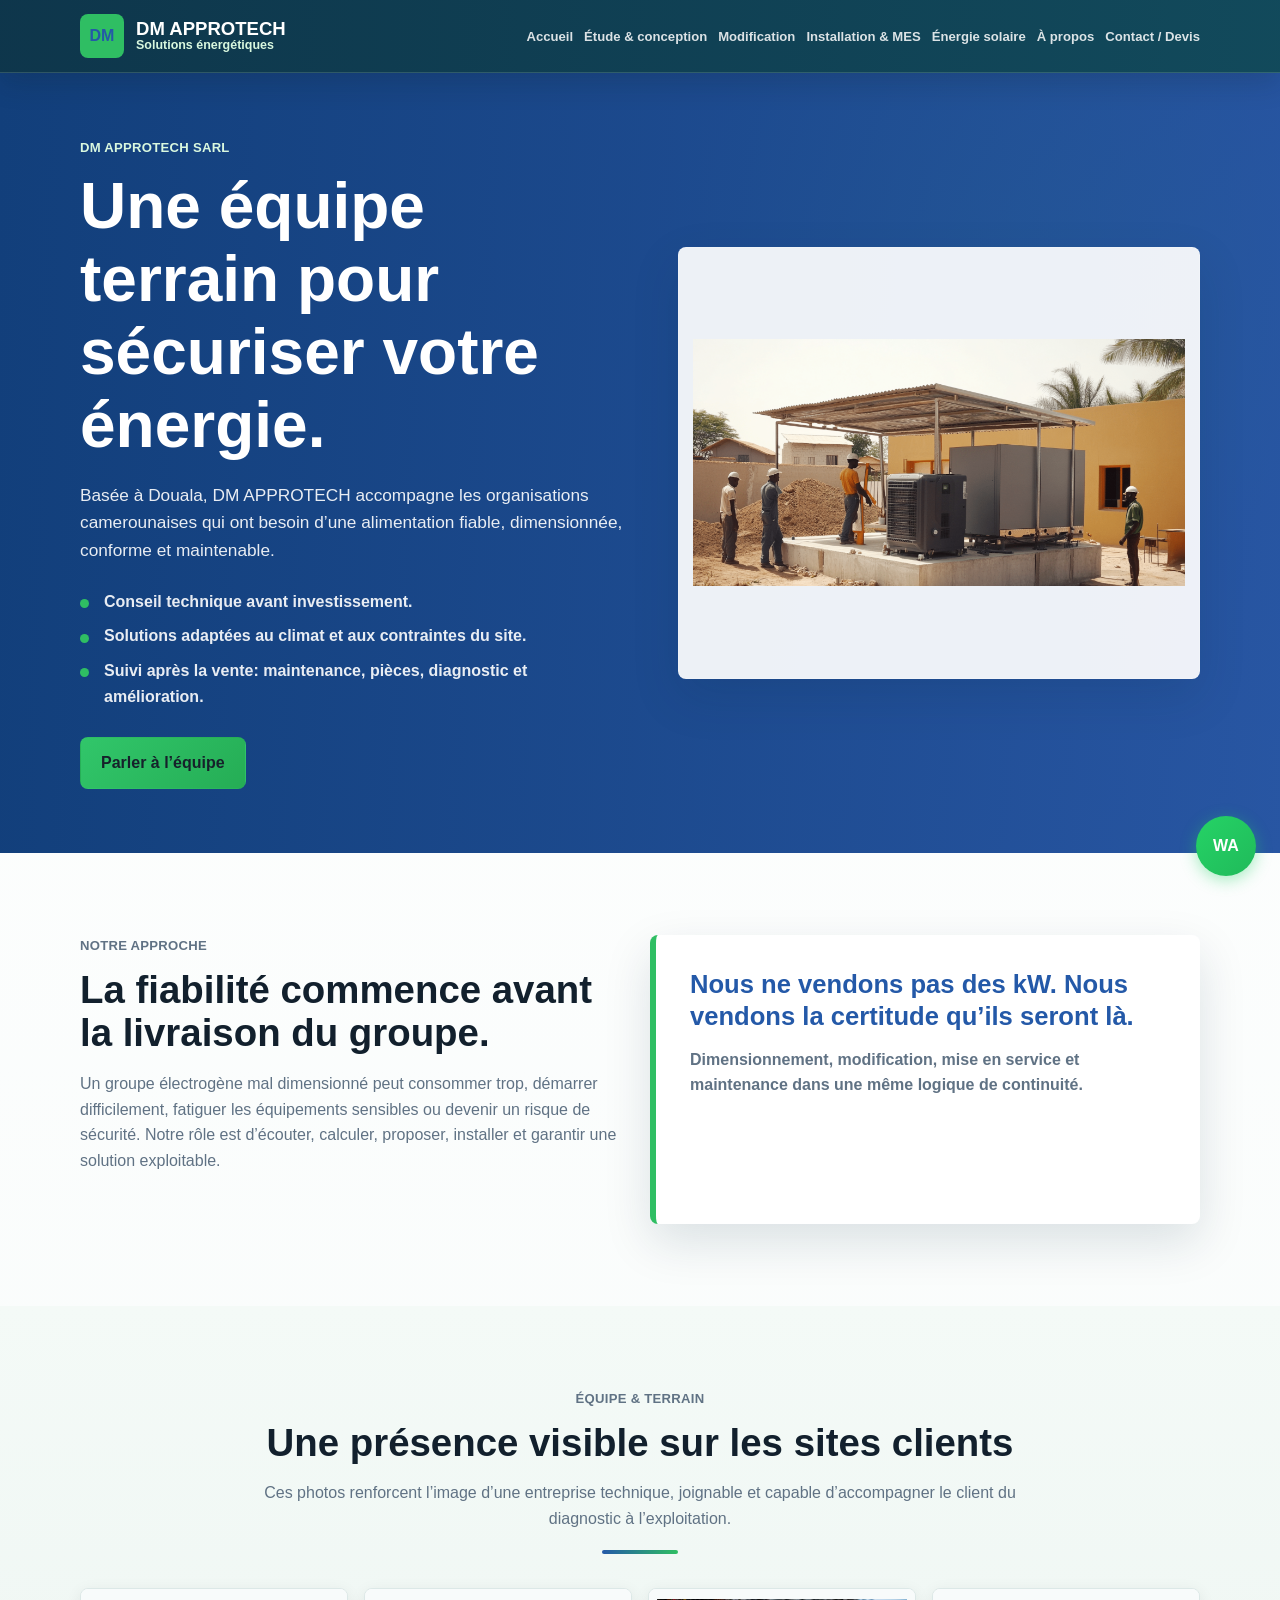
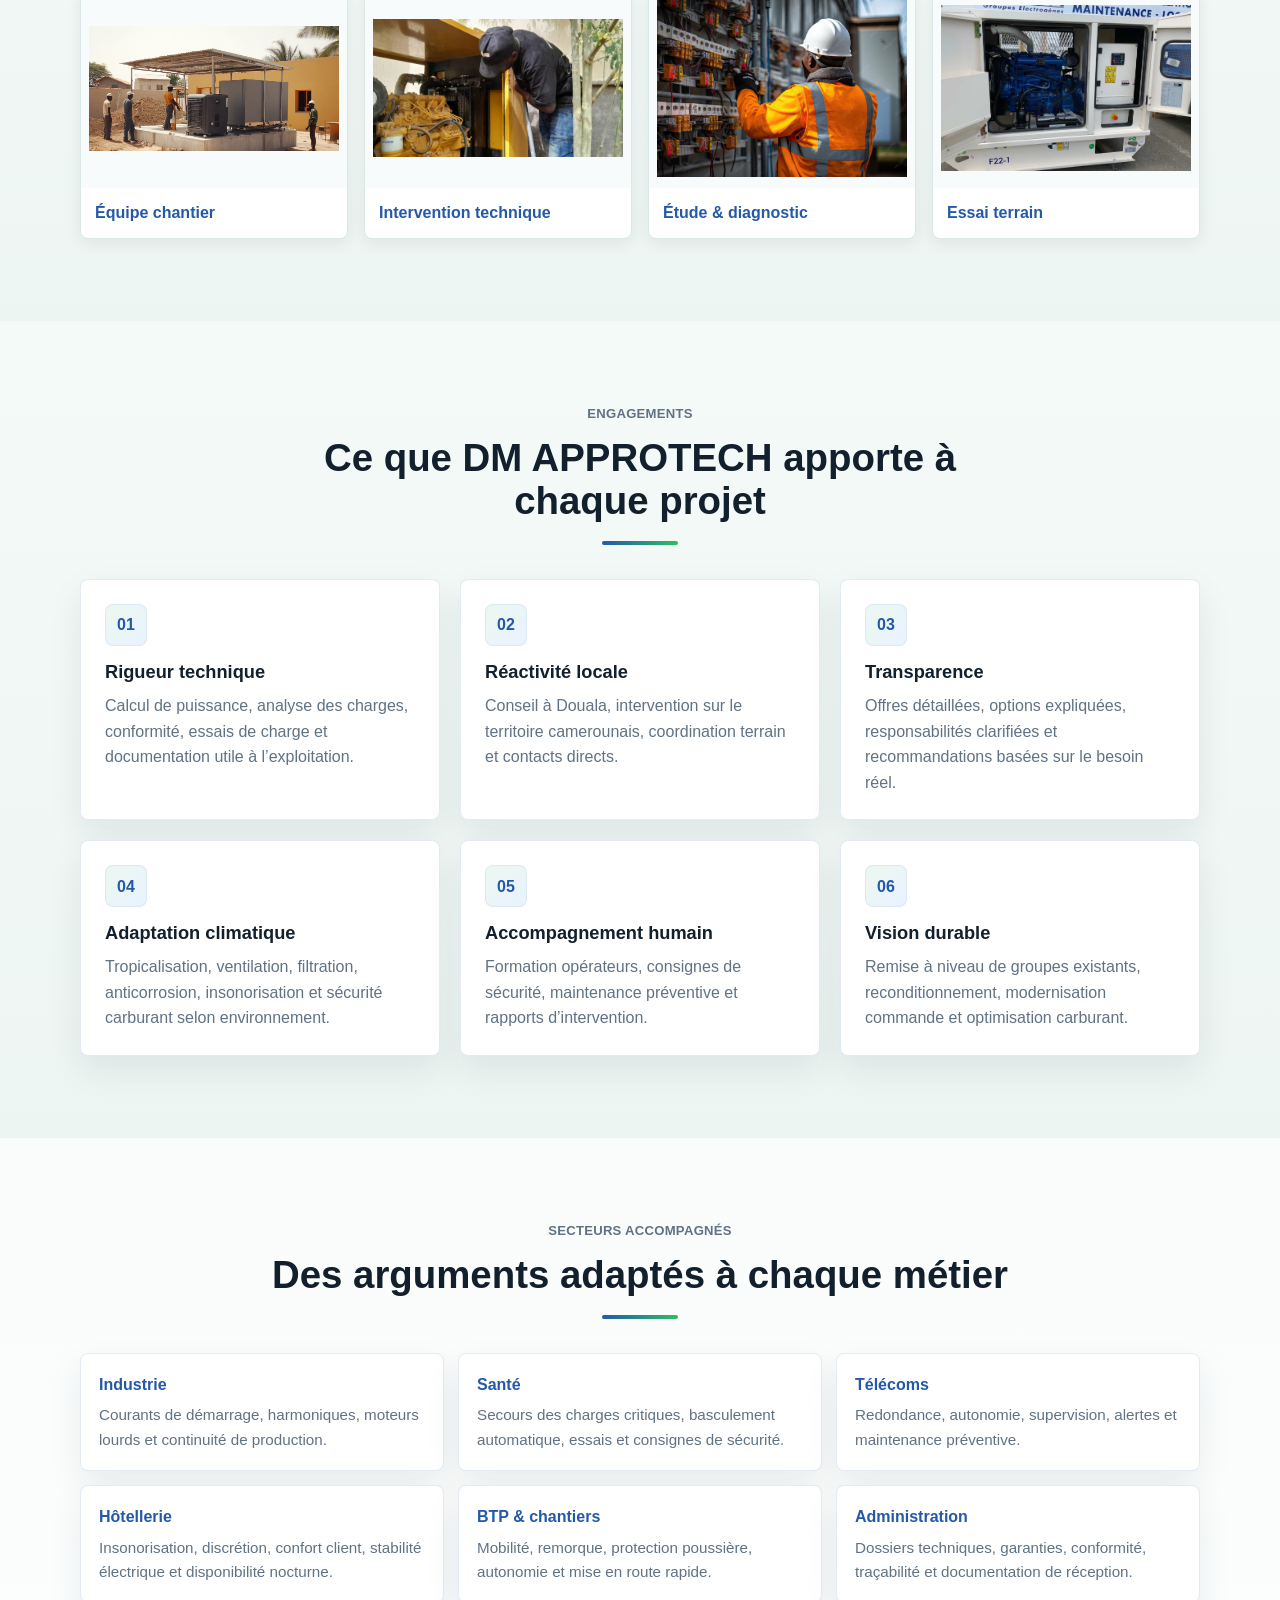
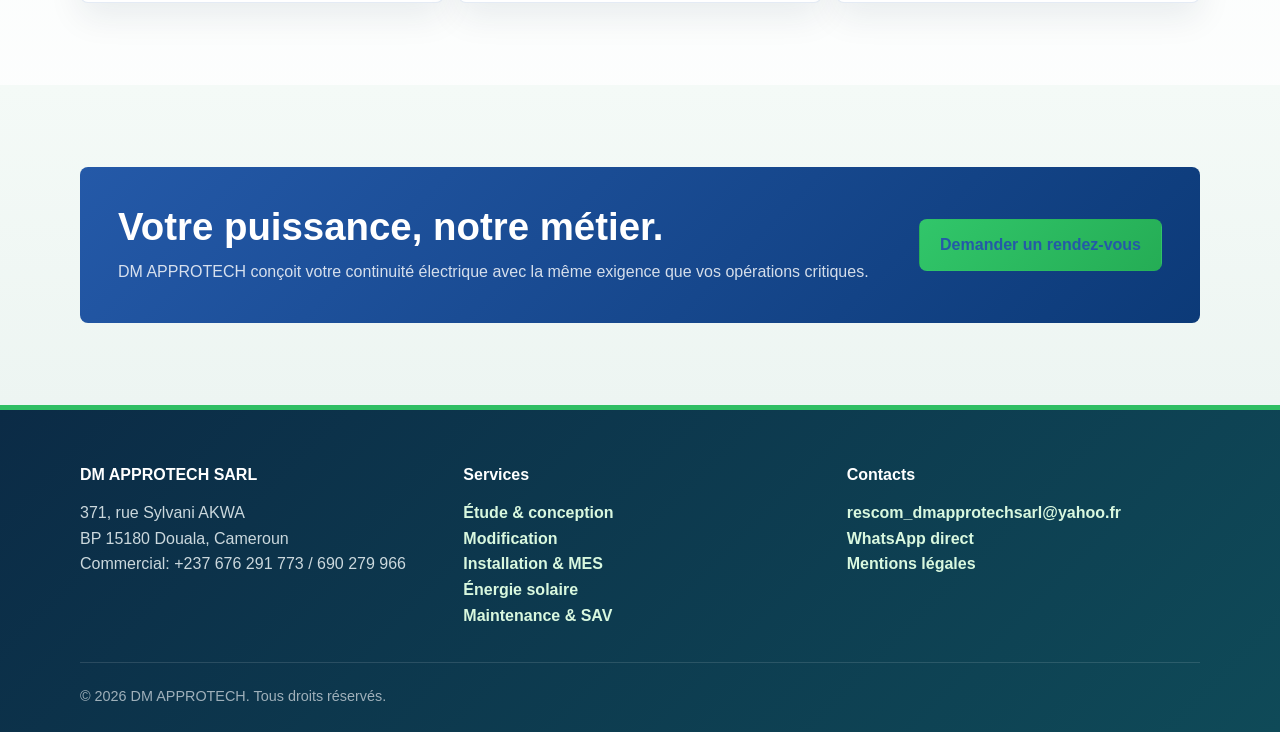
<file: a-propos.html>
﻿<!DOCTYPE html>
<html lang="fr">
<head>
  <meta charset="UTF-8">
  <meta name="viewport" content="width=device-width, initial-scale=1.0">
  <title>À propos | DM APPROTECH</title>
  <meta name="description" content="Découvrez DM APPROTECH SARL, spécialiste des solutions groupes électrogènes au Cameroun: étude, modification, installation, maintenance et SAV.">
  <link rel="icon" type="image/png" href="images/Logo Dm_approtech.png">
  <link rel="apple-touch-icon" href="images/Logo Dm_approtech.png">
  <link rel="stylesheet" href="css/style.css">
</head>
<body>
  <header class="header">
    <div class="container">
      <a class="logo" href="index.html"><span class="logo-mark">DM</span><span class="logo-text">DM APPROTECH <span>Solutions énergétiques</span></span></a>
      <button class="menu-toggle" type="button" aria-label="Ouvrir le menu" aria-expanded="false">☰</button>
      <ul class="nav-menu">
        <li><a href="index.html">Accueil</a></li>
        <li><a href="etude-conception.html">Étude & conception</a></li>
        <li><a href="modification.html">Modification</a></li>
        <li><a href="installation.html">Installation & MES</a></li>
        <li><a href="energie-solaire.html">Énergie solaire</a></li>
        <li><a href="a-propos.html">À propos</a></li>
        <li><a href="contact.html">Contact / Devis</a></li>
      </ul>
    </div>
  </header>

  <main>
    <section class="hero">
      <div class="container hero-inner">
        <div class="hero-copy">
          <p class="eyebrow">DM APPROTECH SARL</p>
          <h1>Une équipe terrain pour sécuriser votre énergie.</h1>
          <p class="lead">Basée à Douala, DM APPROTECH accompagne les organisations camerounaises qui ont besoin d’une alimentation fiable, dimensionnée, conforme et maintenable.</p>
          <ul class="hero-points">
            <li>Conseil technique avant investissement.</li>
            <li>Solutions adaptées au climat et aux contraintes du site.</li>
            <li>Suivi après la vente: maintenance, pièces, diagnostic et amélioration.</li>
          </ul>
          <div class="actions"><a class="btn" href="contact.html">Parler à l’équipe</a></div>
        </div>
        <figure class="hero-media">
          <img src="images/Équipe devant un groupe ou sur chantier..png" alt="Équipe DM APPROTECH devant un groupe électrogène sur chantier">
        </figure>
      </div>
    </section>

    <section class="section">
      <div class="container">
        <div class="grid-2">
          <div class="section-head">
            <p class="eyebrow">Notre approche</p>
            <h2>La fiabilité commence avant la livraison du groupe.</h2>
            <p>Un groupe électrogène mal dimensionné peut consommer trop, démarrer difficilement, fatiguer les équipements sensibles ou devenir un risque de sécurité. Notre rôle est d’écouter, calculer, proposer, installer et garantir une solution exploitable.</p>
          </div>
          <div class="quote-panel">
            <p>Nous ne vendons pas des kW. Nous vendons la certitude qu’ils seront là.</p>
            <span>Dimensionnement, modification, mise en service et maintenance dans une même logique de continuité.</span>
          </div>
        </div>
      </div>
    </section>

    <section class="section section-soft">
      <div class="container">
        <div class="section-head center">
          <p class="eyebrow">Équipe & terrain</p>
          <h2>Une présence visible sur les sites clients</h2>
          <p>Ces photos renforcent l’image d’une entreprise technique, joignable et capable d’accompagner le client du diagnostic à l’exploitation.</p>
        </div>
        <div class="project-gallery">
          <figure><img src="images/Équipe devant un groupe ou sur chantier..png" alt="Équipe devant un groupe sur chantier" loading="lazy"><figcaption>Équipe chantier</figcaption></figure>
          <figure><img src="images/Techniciens en intervention.png" alt="Techniciens en intervention" loading="lazy"><figcaption>Intervention technique</figcaption></figure>
          <figure><img src="images/Ingénieur avec plan ou tableau électrique.png" alt="Ingénieur avec plan ou tableau électrique" loading="lazy"><figcaption>Étude & diagnostic</figcaption></figure>
          <figure><img src="images/Groupe en fonctionnemen.png" alt="Groupe électrogène en fonctionnement" loading="lazy"><figcaption>Essai terrain</figcaption></figure>
        </div>
      </div>
    </section>

    <section class="section section-soft">
      <div class="container">
        <div class="section-head center">
          <p class="eyebrow">Engagements</p>
          <h2>Ce que DM APPROTECH apporte à chaque projet</h2>
        </div>
        <div class="grid-3">
          <article class="card"><span class="icon">01</span><h3>Rigueur technique</h3><p>Calcul de puissance, analyse des charges, conformité, essais de charge et documentation utile à l’exploitation.</p></article>
          <article class="card"><span class="icon">02</span><h3>Réactivité locale</h3><p>Conseil à Douala, intervention sur le territoire camerounais, coordination terrain et contacts directs.</p></article>
          <article class="card"><span class="icon">03</span><h3>Transparence</h3><p>Offres détaillées, options expliquées, responsabilités clarifiées et recommandations basées sur le besoin réel.</p></article>
          <article class="card"><span class="icon">04</span><h3>Adaptation climatique</h3><p>Tropicalisation, ventilation, filtration, anticorrosion, insonorisation et sécurité carburant selon environnement.</p></article>
          <article class="card"><span class="icon">05</span><h3>Accompagnement humain</h3><p>Formation opérateurs, consignes de sécurité, maintenance préventive et rapports d’intervention.</p></article>
          <article class="card"><span class="icon">06</span><h3>Vision durable</h3><p>Remise à niveau de groupes existants, reconditionnement, modernisation commande et optimisation carburant.</p></article>
        </div>
      </div>
    </section>

    <section class="section">
      <div class="container">
        <div class="section-head center">
          <p class="eyebrow">Secteurs accompagnés</p>
          <h2>Des arguments adaptés à chaque métier</h2>
        </div>
        <div class="sector-grid">
          <div class="sector-chip"><strong>Industrie</strong><span>Courants de démarrage, harmoniques, moteurs lourds et continuité de production.</span></div>
          <div class="sector-chip"><strong>Santé</strong><span>Secours des charges critiques, basculement automatique, essais et consignes de sécurité.</span></div>
          <div class="sector-chip"><strong>Télécoms</strong><span>Redondance, autonomie, supervision, alertes et maintenance préventive.</span></div>
          <div class="sector-chip"><strong>Hôtellerie</strong><span>Insonorisation, discrétion, confort client, stabilité électrique et disponibilité nocturne.</span></div>
          <div class="sector-chip"><strong>BTP & chantiers</strong><span>Mobilité, remorque, protection poussière, autonomie et mise en route rapide.</span></div>
          <div class="sector-chip"><strong>Administration</strong><span>Dossiers techniques, garanties, conformité, traçabilité et documentation de réception.</span></div>
        </div>
      </div>
    </section>

    <section class="section section-soft">
      <div class="container">
        <div class="cta-band">
          <div>
            <h2>Votre puissance, notre métier.</h2>
            <p>DM APPROTECH conçoit votre continuité électrique avec la même exigence que vos opérations critiques.</p>
          </div>
          <a class="btn btn-light" href="contact.html">Demander un rendez-vous</a>
        </div>
      </div>
    </section>
  </main>

  <footer class="footer">
    <div class="container">
      <div class="footer-grid">
        <div><h4>DM APPROTECH SARL</h4><p>371, rue Sylvani AKWA<br>BP 15180 Douala, Cameroun<br>Commercial: +237 676 291 773 / 690 279 966</p></div>
        <div><h4>Services</h4><p><a href="etude-conception.html">Étude & conception</a><br><a href="modification.html">Modification</a><br><a href="installation.html">Installation & MES</a><br><a href="energie-solaire.html">Énergie solaire</a><br><a href="contact.html">Maintenance & SAV</a></p></div>
        <div><h4>Contacts</h4><p><a href="mailto:rescom_dmapprotechsarl@yahoo.fr">rescom_dmapprotechsarl@yahoo.fr</a><br><a href="https://wa.me/237676291773">WhatsApp direct</a><br><a href="mentions-legales.html">Mentions légales</a></p></div>
      </div>
      <div class="copyright">© 2026 DM APPROTECH. Tous droits réservés.</div>
    </div>
  </footer>
  <script src="js/script.js"></script>
</body>
</html>
</file>
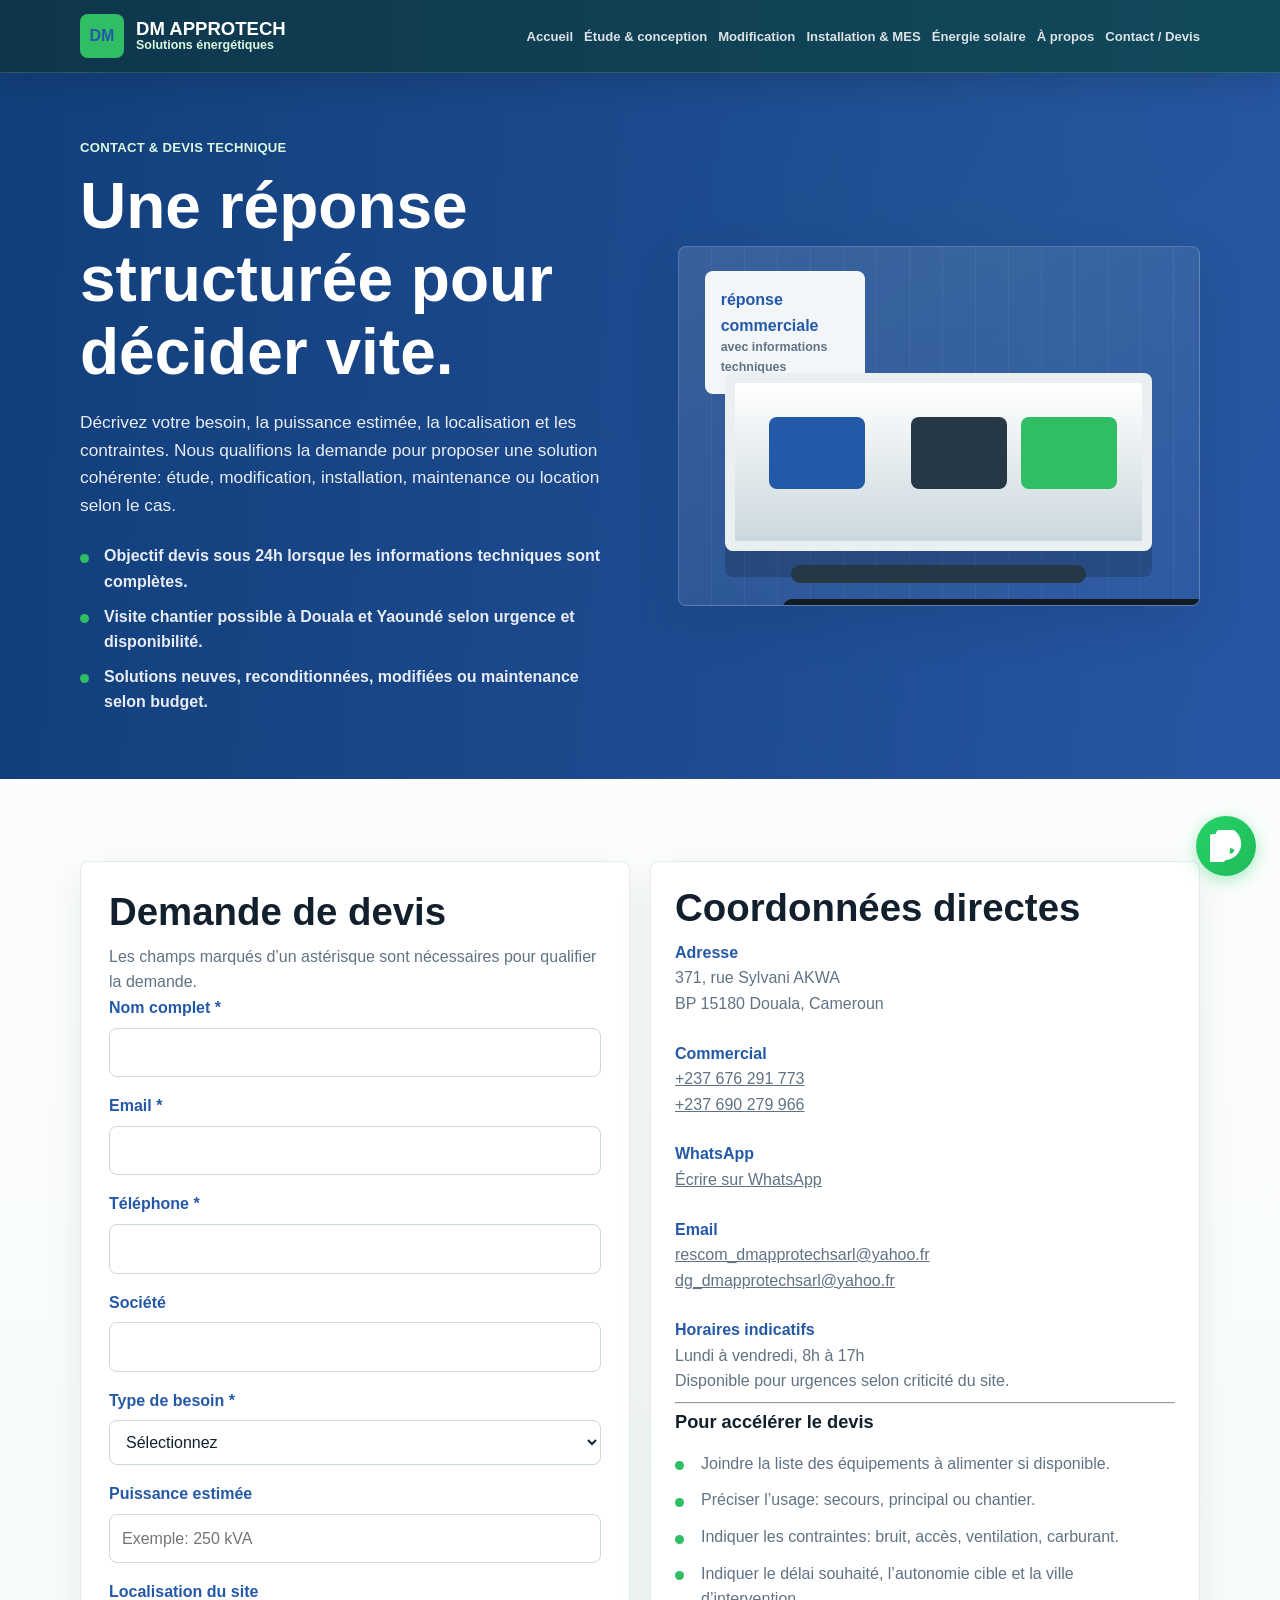
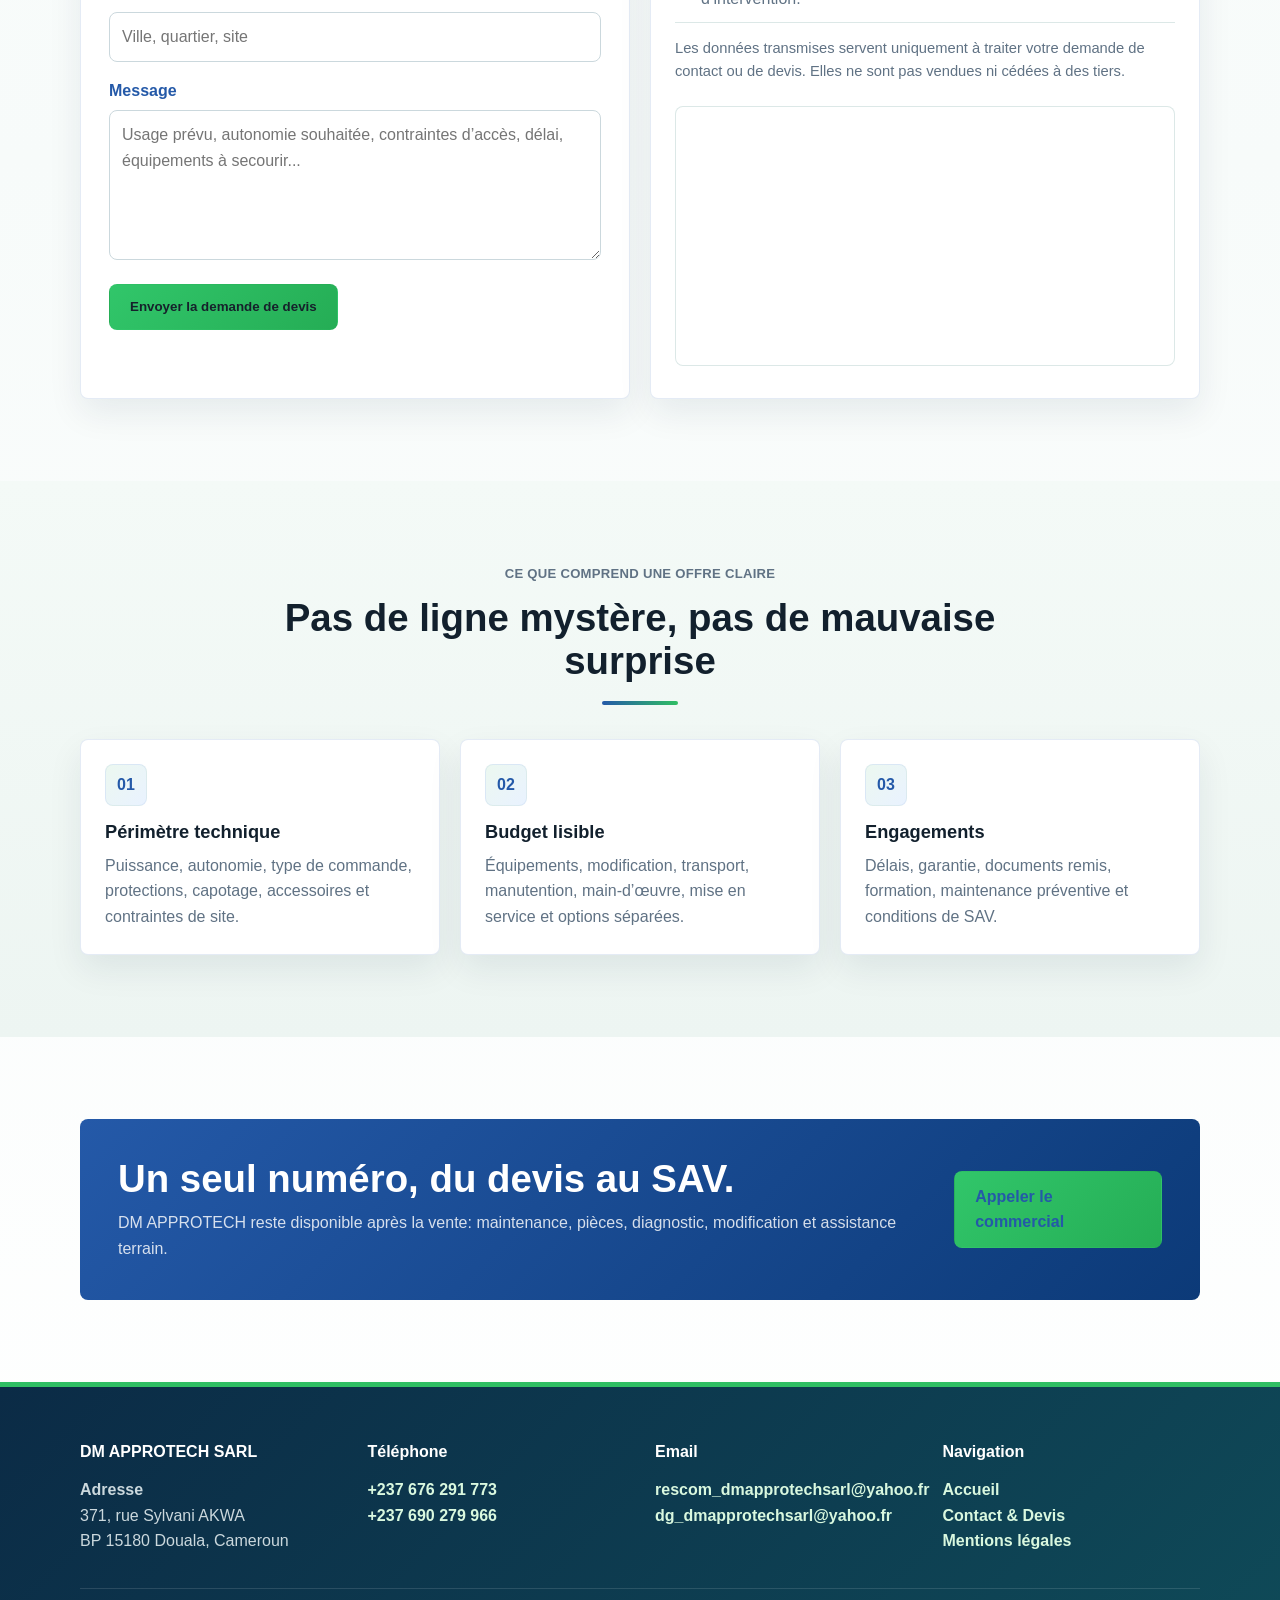
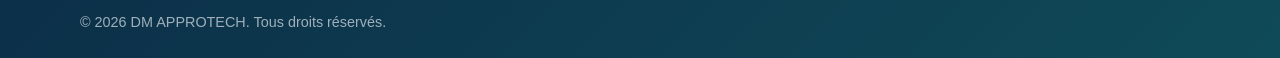
<file: contact.html>
﻿<!DOCTYPE html>
<html lang="fr">
<head>
  <meta charset="UTF-8">
  <meta name="viewport" content="width=device-width, initial-scale=1.0">
  <title>Contact & devis | DM APPROTECH</title>
  <meta name="description" content="Contactez DM APPROTECH pour une étude, une modification, une installation ou un devis de groupe électrogène au Cameroun.">
  <link rel="icon" type="image/png" href="images/Logo Dm_approtech.png">
  <link rel="apple-touch-icon" href="images/Logo Dm_approtech.png">
  <link rel="stylesheet" href="css/style.css">
</head>
<body>
  <header class="header">
    <div class="container">
      <a class="logo" href="index.html"><span class="logo-mark">DM</span><span class="logo-text">DM APPROTECH <span>Solutions énergétiques</span></span></a>
      <button class="menu-toggle" type="button" aria-label="Ouvrir le menu" aria-expanded="false">☰</button>
      <ul class="nav-menu">
        <li><a href="index.html">Accueil</a></li>
        <li><a href="etude-conception.html">Étude & conception</a></li>
        <li><a href="modification.html">Modification</a></li>
        <li><a href="installation.html">Installation & MES</a></li>
        <li><a href="energie-solaire.html">Énergie solaire</a></li>
        <li><a href="a-propos.html">À propos</a></li>
        <li><a href="contact.html">Contact / Devis</a></li>
      </ul>
    </div>
  </header>

  <main>
    <section class="hero">
      <div class="container hero-inner">
        <div class="hero-copy">
          <p class="eyebrow">Contact & devis technique</p>
          <h1>Une réponse structurée pour décider vite.</h1>
          <p class="lead">Décrivez votre besoin, la puissance estimée, la localisation et les contraintes. Nous qualifions la demande pour proposer une solution cohérente: étude, modification, installation, maintenance ou location selon le cas.</p>
          <ul class="hero-points">
            <li>Objectif devis sous 24h lorsque les informations techniques sont complètes.</li>
            <li>Visite chantier possible à Douala et Yaoundé selon urgence et disponibilité.</li>
            <li>Solutions neuves, reconditionnées, modifiées ou maintenance selon budget.</li>
          </ul>
        </div>
        <div class="hero-visual"><div class="hero-stat">réponse commerciale <span>avec informations techniques</span></div><div class="generator-graphic"></div></div>
      </div>
    </section>

    <section class="section">
      <div class="container">
        <div class="grid-2">
          <form class="card form-card" id="contactForm" action="https://formspree.io/f/xjgdblpk" method="POST">
            <h2>Demande de devis</h2>
            <p class="text-muted">Les champs marqués d’un astérisque sont nécessaires pour qualifier la demande.</p>
            <div class="form-group"><label for="nom">Nom complet *</label><input id="nom" name="nom" type="text" autocomplete="name" required></div>
            <div class="form-group"><label for="email">Email *</label><input id="email" name="email" type="email" autocomplete="email" required></div>
            <div class="form-group"><label for="telephone">Téléphone *</label><input id="telephone" name="telephone" type="tel" autocomplete="tel" required></div>
            <div class="form-group"><label for="societe">Société</label><input id="societe" name="societe" type="text" autocomplete="organization"></div>
            <div class="form-group">
              <label for="besoin">Type de besoin *</label>
              <select id="besoin" name="besoin" required>
                <option value="">Sélectionnez</option>
                <option>Étude & conception</option>
                <option>Modification de groupe</option>
                <option>Installation & mise en service</option>
                <option>Groupe électrogène neuf</option>
                <option>Énergie solaire / hybride</option>
                <option>Maintenance / SAV</option>
                <option>Audit & reconditionnement</option>
              </select>
            </div>
            <div class="form-group"><label for="puissance">Puissance estimée</label><input id="puissance" name="puissance" type="text" placeholder="Exemple: 250 kVA"></div>
            <div class="form-group"><label for="localisation">Localisation du site</label><input id="localisation" name="localisation" type="text" placeholder="Ville, quartier, site"></div>
            <div class="form-group"><label for="message">Message</label><textarea id="message" name="message" placeholder="Usage prévu, autonomie souhaitée, contraintes d’accès, délai, équipements à secourir..."></textarea></div>
            <button class="btn" type="submit">Envoyer la demande de devis</button>
          </form>

          <aside class="panel card">
            <h2>Coordonnées directes</h2>
            <div class="contact-list">
              <p class="contact-item"><strong>Adresse</strong>371, rue Sylvani AKWA<br>BP 15180 Douala, Cameroun</p>
              <p class="contact-item"><strong>Commercial</strong><a href="tel:+237676291773">+237 676 291 773</a><br><a href="tel:+237690279966">+237 690 279 966</a></p>
              <p class="contact-item"><strong>WhatsApp</strong><a href="https://wa.me/237676291773?text=Bonjour%20DM%20APPROTECH%2C%20je%20souhaite%20un%20devis%20pour%20mon%20projet%20%C3%A9nerg%C3%A9tique." target="_blank" rel="noopener">Écrire sur WhatsApp</a></p>
              <p class="contact-item"><strong>Email</strong><a href="mailto:rescom_dmapprotechsarl@yahoo.fr">rescom_dmapprotechsarl@yahoo.fr</a><br><a href="mailto:dg_dmapprotechsarl@yahoo.fr">dg_dmapprotechsarl@yahoo.fr</a></p>
              <p class="contact-item"><strong>Horaires indicatifs</strong>Lundi à vendredi, 8h à 17h<br><span class="text-muted">Disponible pour urgences selon criticité du site.</span></p>
            </div>
            <hr>
            <h3>Pour accélérer le devis</h3>
            <ul class="feature-list">
              <li>Joindre la liste des équipements à alimenter si disponible.</li>
              <li>Préciser l’usage: secours, principal ou chantier.</li>
              <li>Indiquer les contraintes: bruit, accès, ventilation, carburant.</li>
              <li>Indiquer le délai souhaité, l’autonomie cible et la ville d’intervention.</li>
            </ul>
            <p class="privacy-note">Les données transmises servent uniquement à traiter votre demande de contact ou de devis. Elles ne sont pas vendues ni cédées à des tiers.</p>
            <iframe
              class="map-frame"
              title="Carte DM APPROTECH à Douala"
              src="https://www.google.com/maps?q=371%2C%20rue%20Sylvani%20AKWA%2C%20Douala%2C%20Cameroun&output=embed"
              loading="lazy"
              referrerpolicy="no-referrer-when-downgrade"
              allowfullscreen>
            </iframe>
          </aside>
        </div>
      </div>
    </section>

    <section class="section section-soft">
      <div class="container">
        <div class="section-head center">
          <p class="eyebrow">Ce que comprend une offre claire</p>
          <h2>Pas de ligne mystère, pas de mauvaise surprise</h2>
        </div>
        <div class="grid-3">
          <article class="card"><span class="icon">01</span><h3>Périmètre technique</h3><p>Puissance, autonomie, type de commande, protections, capotage, accessoires et contraintes de site.</p></article>
          <article class="card"><span class="icon">02</span><h3>Budget lisible</h3><p>Équipements, modification, transport, manutention, main-d’œuvre, mise en service et options séparées.</p></article>
          <article class="card"><span class="icon">03</span><h3>Engagements</h3><p>Délais, garantie, documents remis, formation, maintenance préventive et conditions de SAV.</p></article>
        </div>
      </div>
    </section>

    <section class="section">
      <div class="container">
        <div class="cta-band">
          <div>
            <h2>Un seul numéro, du devis au SAV.</h2>
            <p>DM APPROTECH reste disponible après la vente: maintenance, pièces, diagnostic, modification et assistance terrain.</p>
          </div>
          <a class="btn btn-light" href="tel:+237676291773">Appeler le commercial</a>
        </div>
      </div>
    </section>
  </main>

  <footer class="footer">
    <div class="container">
      <div class="footer-grid">
        <div>
          <h4>DM APPROTECH SARL</h4>
          <p>
            <strong>Adresse</strong><br>
            371, rue Sylvani AKWA<br>
            BP 15180 Douala, Cameroun
          </p>
        </div>
        <div>
          <h4>Téléphone</h4>
          <p>
            <a href="tel:+237676291773">+237 676 291 773</a><br>
            <a href="tel:+237690279966">+237 690 279 966</a>
          </p>
        </div>
        <div>
          <h4>Email</h4>
          <p>
            <a href="mailto:rescom_dmapprotechsarl@yahoo.fr">rescom_dmapprotechsarl@yahoo.fr</a><br>
            <a href="mailto:dg_dmapprotechsarl@yahoo.fr">dg_dmapprotechsarl@yahoo.fr</a>
          </p>
        </div>
        <div>
          <h4>Navigation</h4>
          <p>
            <a href="index.html">Accueil</a><br>
            <a href="contact.html">Contact & Devis</a><br>
            <a href="mentions-legales.html">Mentions légales</a>
          </p>
        </div>
      </div>
      <div class="copyright">© 2026 DM APPROTECH. Tous droits réservés.</div>
    </div>
  </footer>

  <!-- Bouton WhatsApp flottant -->
  <a href="https://wa.me/237676291773?text=Bonjour%2C%20j%27aimerais%20en%20savoir%20plus%20sur%20vos%20services%20de%20groupes%20%C3%A9lectrog%C3%A8nes"
     target="_blank"
     rel="noopener noreferrer"
     class="whatsapp-btn"
     aria-label="Contacter via WhatsApp"
     title="Contactez-nous sur WhatsApp">
    <svg viewBox="0 0 24 24" fill="currentColor">
      <path d="M17.472 14.382c-.297-.149-1.758-.867-2.03-.967-.273-.099-.471-.148-.67.15-.197.297-.767.966-.94 1.164-.173.199-.347.223-.644.075-.297-.15-1.255-.463-2.39-1.475-.883-.788-1.48-1.761-1.653-2.059-.173-.297-.018-.458.13-.606.134-.133.298-.347.446-.52.149-.174.198-.298.298-.497.099-.198.05-.371-.025-.52-.075-.149-.669-1.612-.916-2.207-.242-.579-.487-.5-.67-.51-.173-.008-.371-.01-.57-.01-.198 0-.52.074-.792.372-.272.297-1.04 1.016-1.04 2.479 0 1.462 1.065 2.875 1.213 3.074.149.198 2.096 3.2 5.076 4.487.709.306 1.262.489 1.694.625.712.227 1.36.195 1.871.118.571-.085 1.758-.719 2.006-1.413.248-.694.248-1.289.173-1.413-.074-.124-.272-.198-.57-.347m-5.421-7.403h-.004a9.87 9.87 0 00-4.781 1.226l-.335-.179-3.472.522.53-3.37-.221-.353a9.9 9.9 0 011.51-4.169c1.44-1.592 3.72-2.491 5.977-2.491 3.244 0 6.283 1.269 8.571 3.557 2.288 2.288 3.557 5.327 3.557 8.571 0 3.244-1.269 6.283-3.557 8.571-2.288 2.288-5.327 3.557-8.571 3.557s-6.283-1.269-8.571-3.557c-1.544-1.544-2.613-3.396-3.188-5.393l-3.736.89.577-3.67-.275-.349a9.902 9.902 0 011.223-4.934c1.488-1.56 3.811-2.467 6.189-2.467 3.095 0 5.983 1.212 8.137 3.411 2.155 2.198 3.411 5.086 3.411 8.181 0 3.095-1.212 5.983-3.411 8.137-2.198 2.155-5.086 3.411-8.181 3.411-3.095 0-5.983-1.212-8.137-3.411-2.155-2.198-3.411-5.086-3.411-8.181 0-2.378.907-4.7 2.467-6.188"/>
    </svg>
  </a>
  <script src="js/script.js"></script>
</body>
</html>
</file>
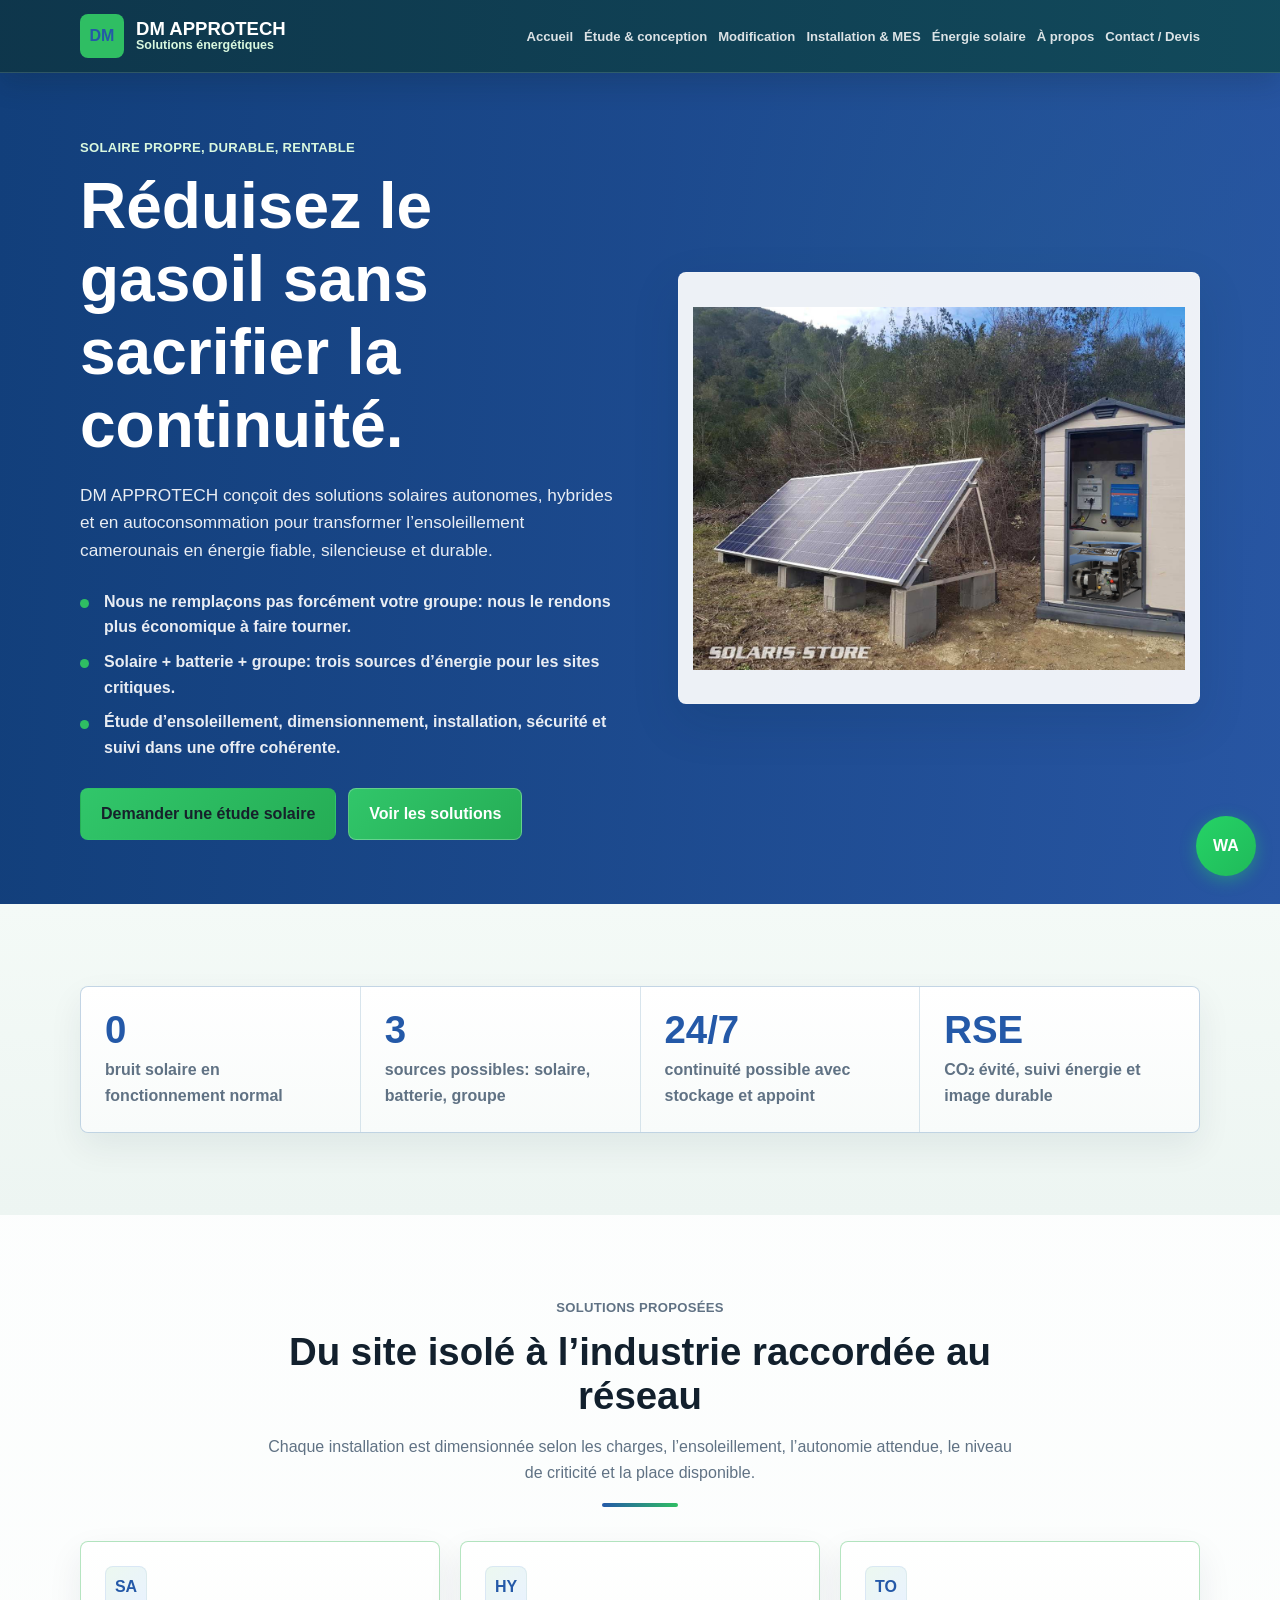
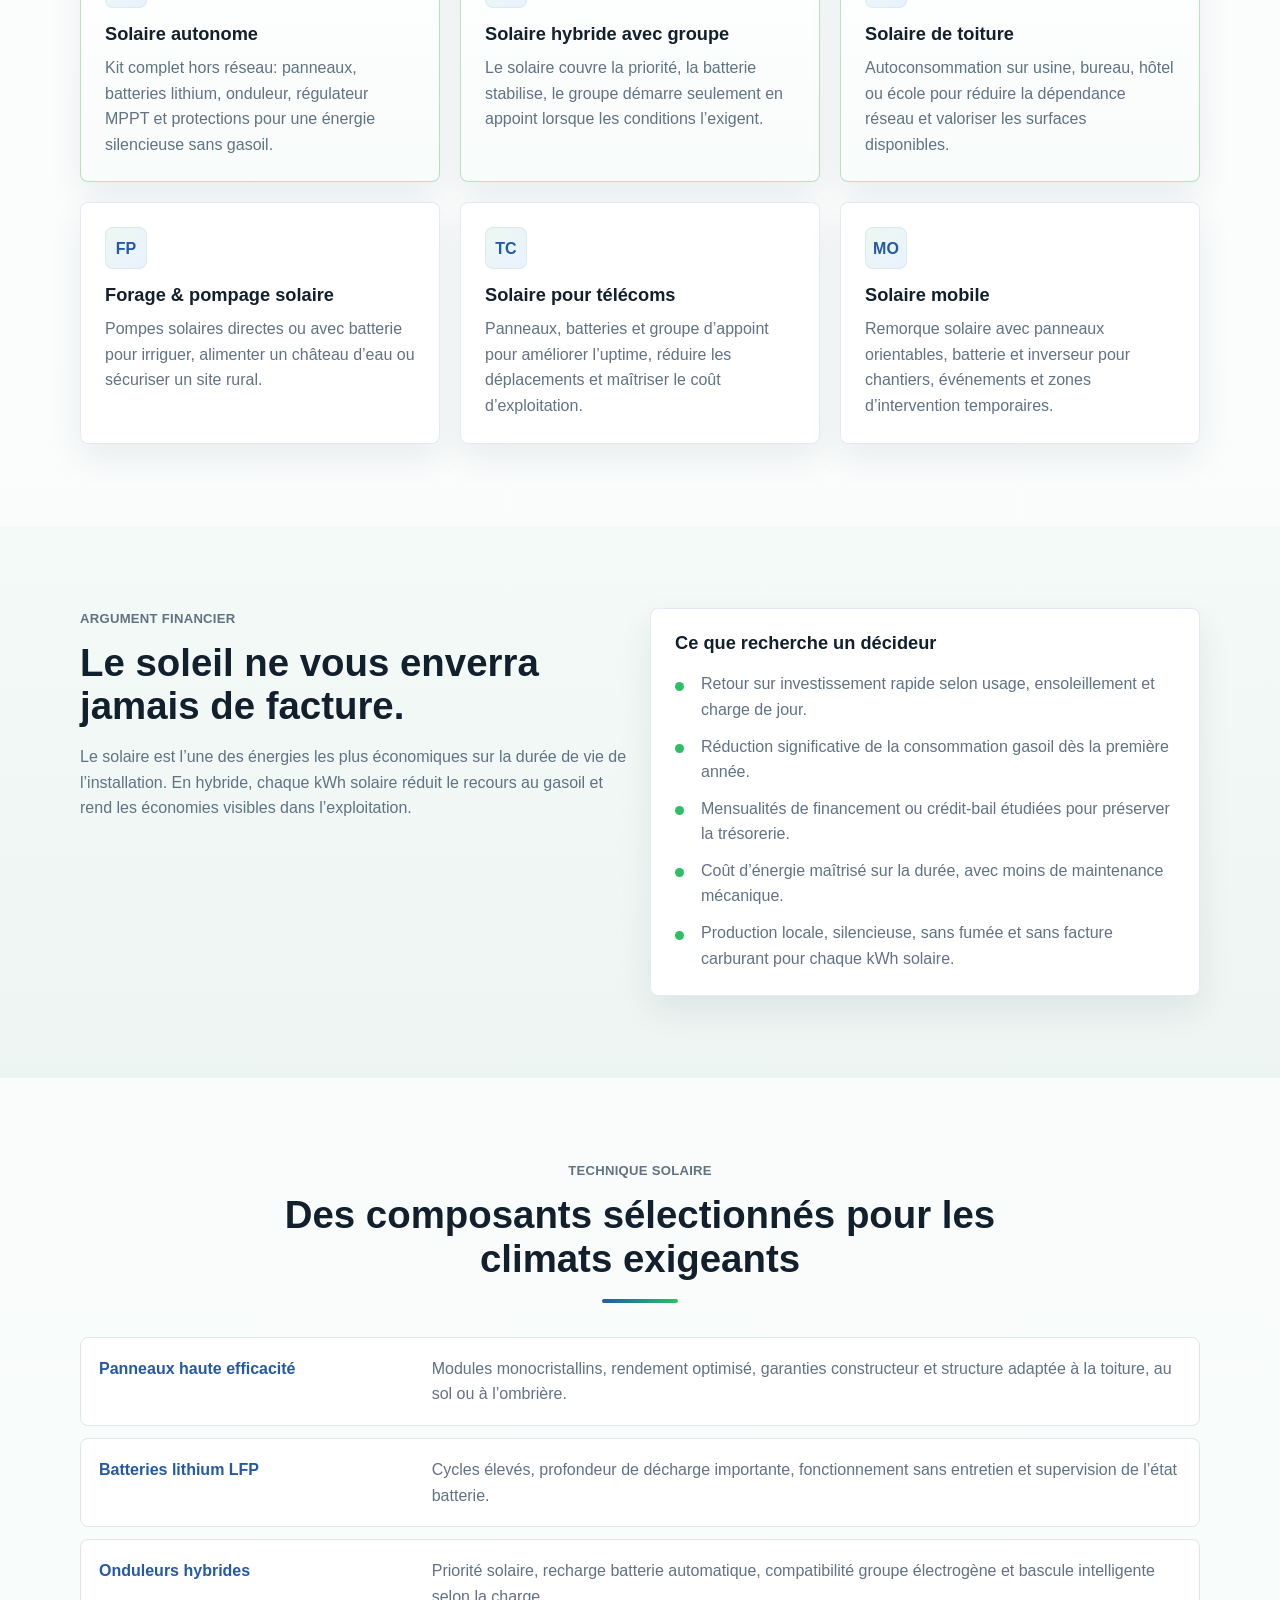
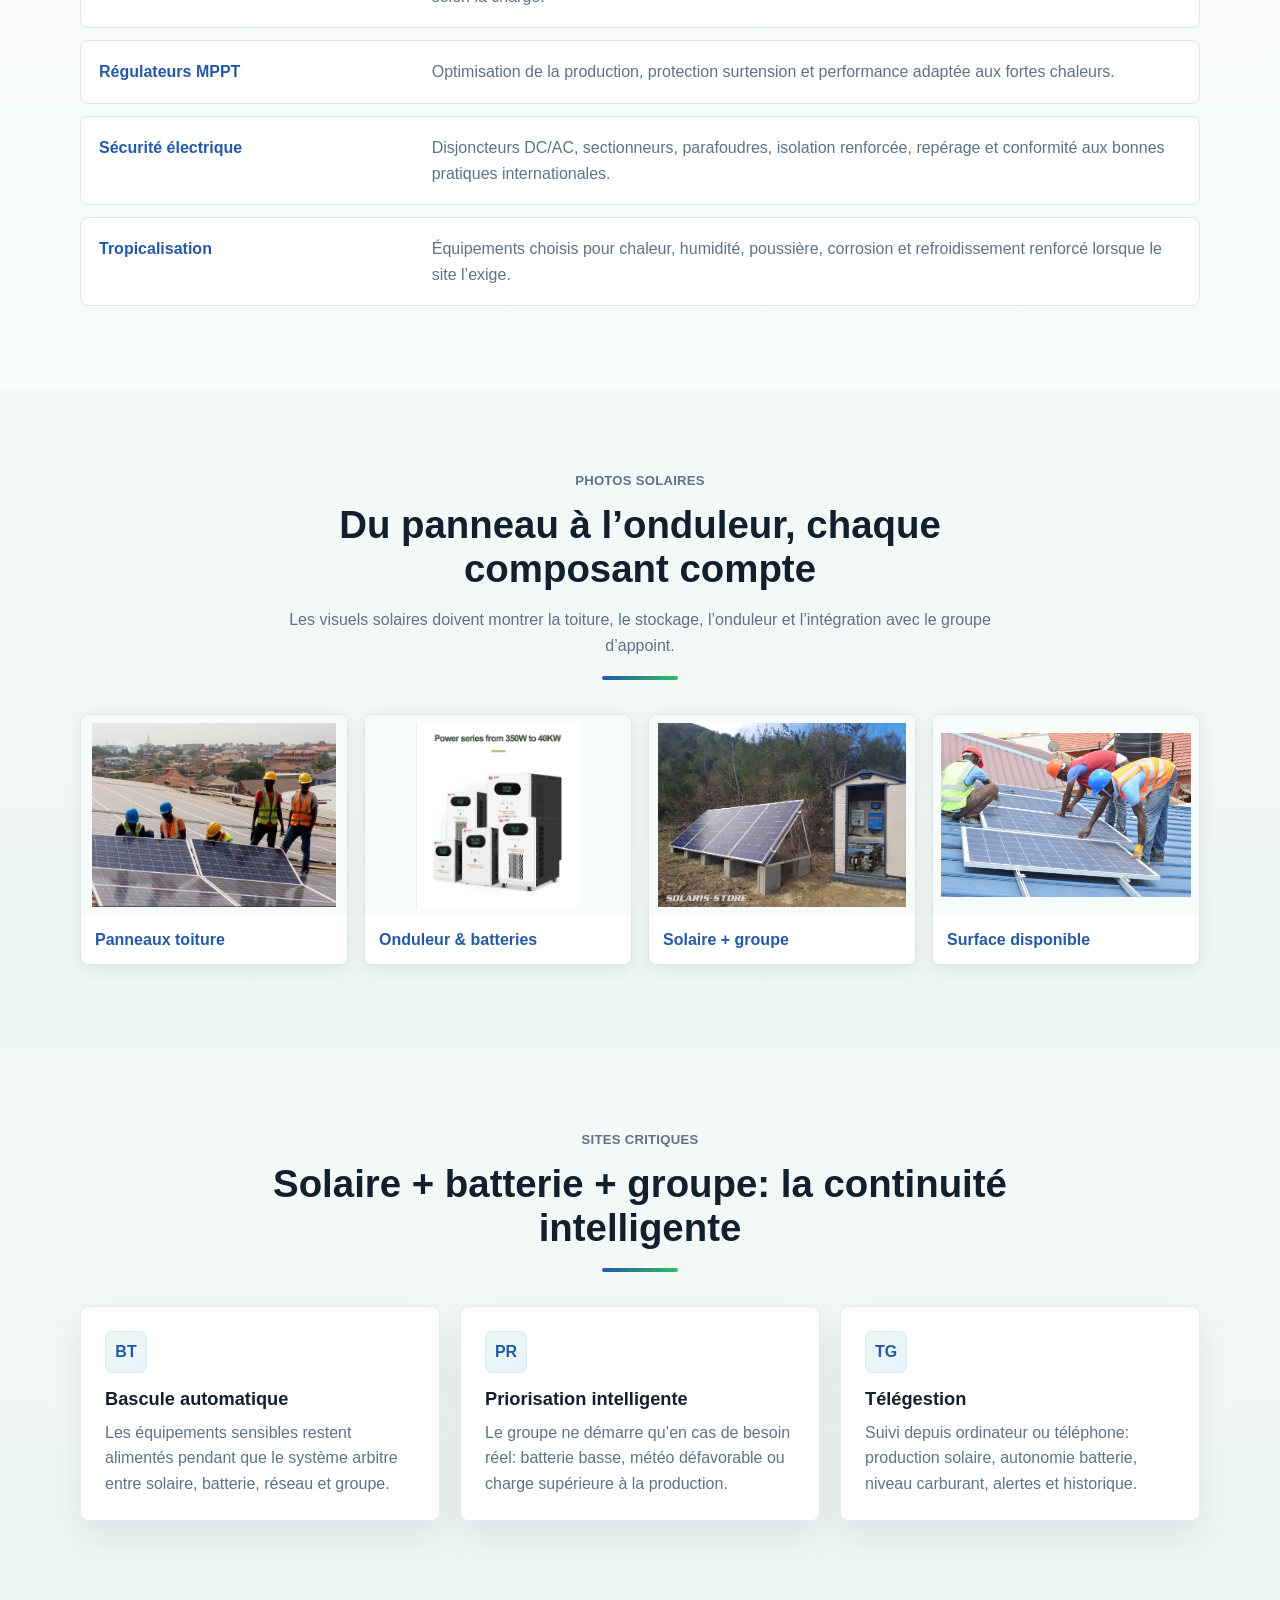
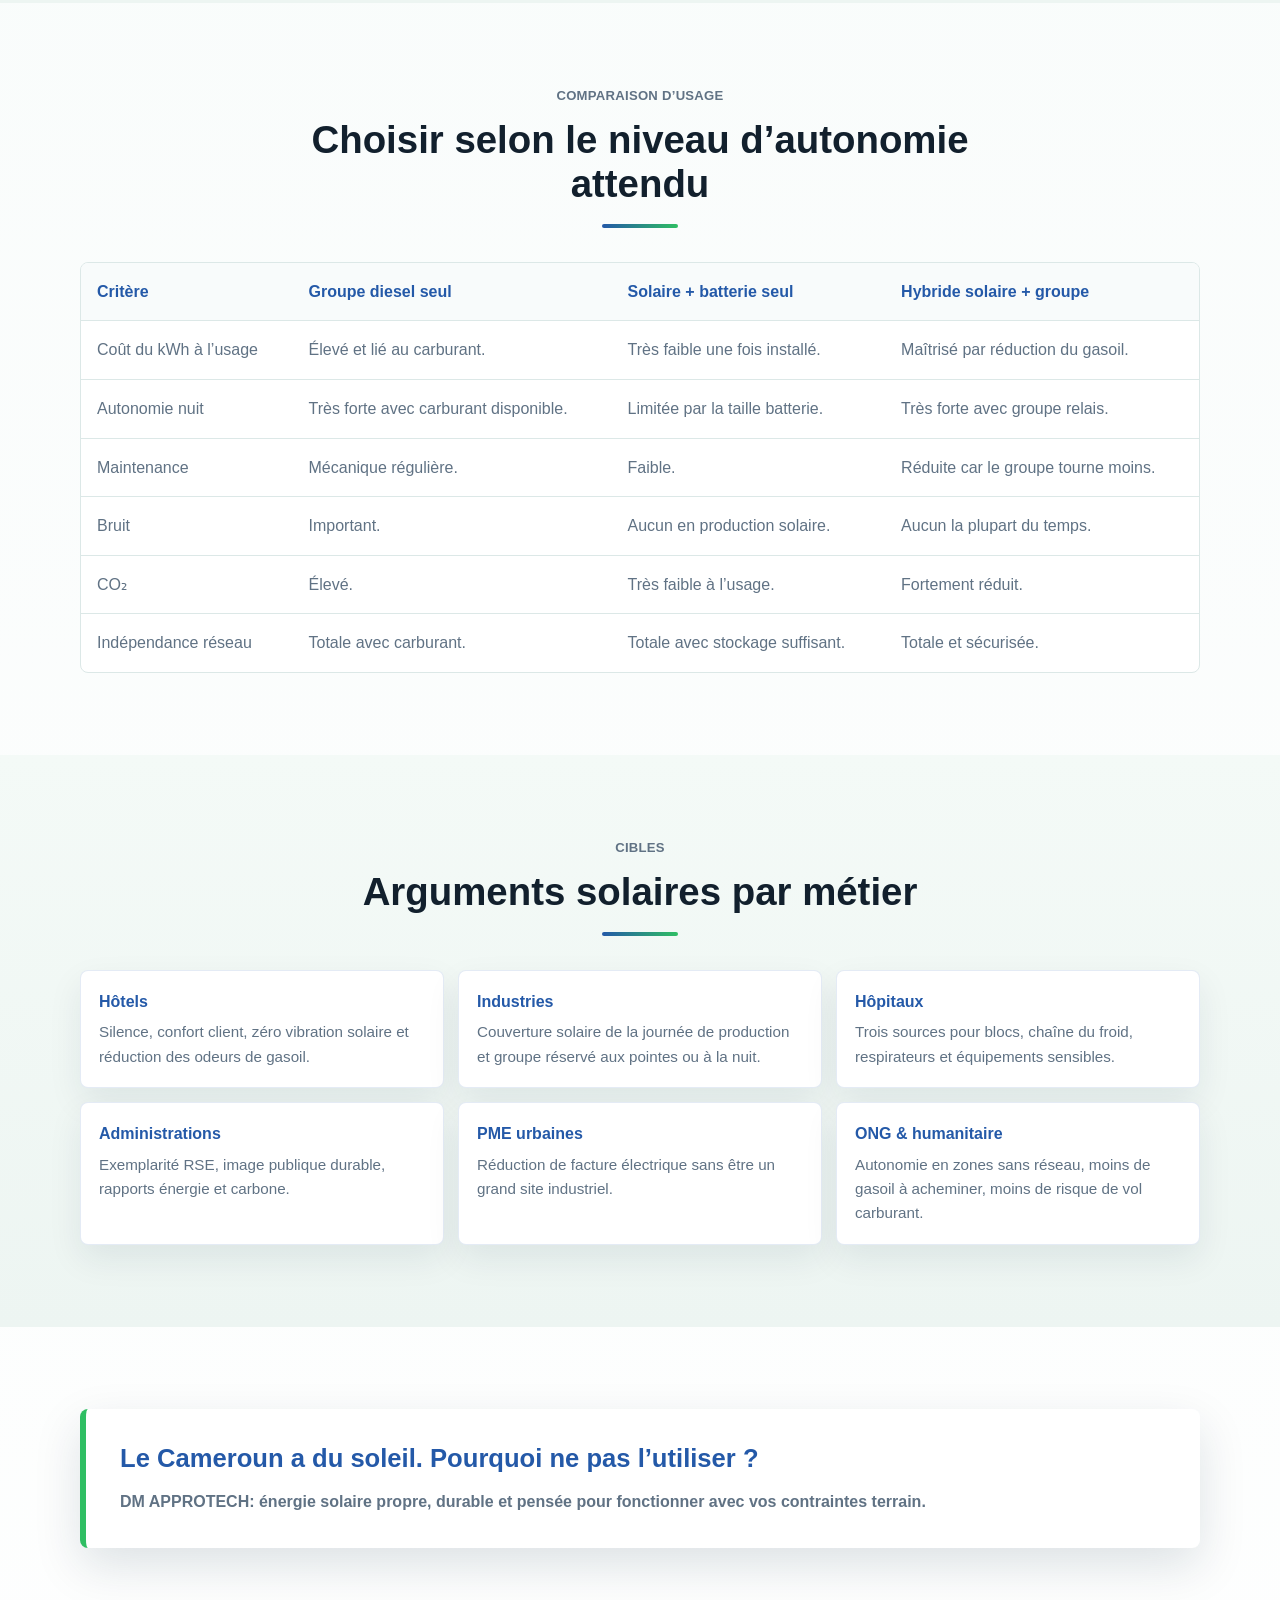
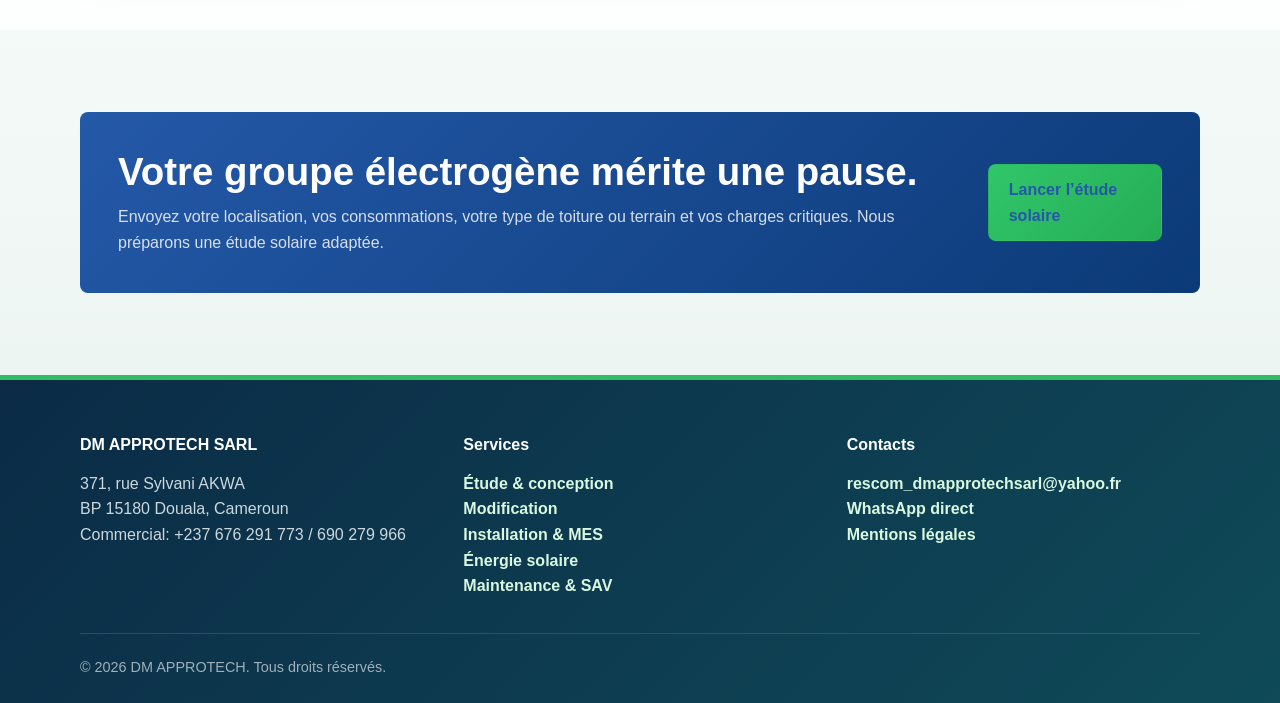
<file: energie-solaire.html>
<!DOCTYPE html>
<html lang="fr">
<head>
  <meta charset="UTF-8">
  <meta name="viewport" content="width=device-width, initial-scale=1.0">
  <title>Énergie solaire propre et durable | DM APPROTECH</title>
  <meta name="description" content="Solutions solaires DM APPROTECH au Cameroun: solaire autonome, hybride avec groupe, autoconsommation, pompage solaire, télécoms et solaire mobile.">
  <link rel="icon" type="image/png" href="images/Logo Dm_approtech.png">
  <link rel="apple-touch-icon" href="images/Logo Dm_approtech.png">
  <link rel="stylesheet" href="css/style.css">
</head>
<body>
  <header class="header">
    <div class="container">
      <a class="logo" href="index.html"><span class="logo-mark">DM</span><span class="logo-text">DM APPROTECH <span>Solutions énergétiques</span></span></a>
      <button class="menu-toggle" type="button" aria-label="Ouvrir le menu" aria-expanded="false">☰</button>
      <ul class="nav-menu">
        <li><a href="index.html">Accueil</a></li>
        <li><a href="etude-conception.html">Étude & conception</a></li>
        <li><a href="modification.html">Modification</a></li>
        <li><a href="installation.html">Installation & MES</a></li>
        <li><a href="energie-solaire.html">Énergie solaire</a></li>
        <li><a href="a-propos.html">À propos</a></li>
        <li><a href="contact.html">Contact / Devis</a></li>
      </ul>
    </div>
  </header>

  <main>
    <section class="hero">
      <div class="container hero-inner">
        <div class="hero-copy">
          <p class="eyebrow">Solaire propre, durable, rentable</p>
          <h1>Réduisez le gasoil sans sacrifier la continuité.</h1>
          <p class="lead">DM APPROTECH conçoit des solutions solaires autonomes, hybrides et en autoconsommation pour transformer l’ensoleillement camerounais en énergie fiable, silencieuse et durable.</p>
          <ul class="hero-points">
            <li>Nous ne remplaçons pas forcément votre groupe: nous le rendons plus économique à faire tourner.</li>
            <li>Solaire + batterie + groupe: trois sources d’énergie pour les sites critiques.</li>
            <li>Étude d’ensoleillement, dimensionnement, installation, sécurité et suivi dans une offre cohérente.</li>
          </ul>
          <div class="actions">
            <a class="btn" href="contact.html">Demander une étude solaire</a>
            <a class="btn btn-secondary" href="#solutions">Voir les solutions</a>
          </div>
        </div>
        <figure class="hero-media">
          <img src="images/Installation solaire avec groupe en appoint.png" alt="Installation solaire hybride avec groupe en appoint">
        </figure>
      </div>
    </section>

    <section class="section section-soft">
      <div class="container">
        <div class="stat-strip">
          <div class="stat-item"><strong>0</strong><span>bruit solaire en fonctionnement normal</span></div>
          <div class="stat-item"><strong>3</strong><span>sources possibles: solaire, batterie, groupe</span></div>
          <div class="stat-item"><strong>24/7</strong><span>continuité possible avec stockage et appoint</span></div>
          <div class="stat-item"><strong>RSE</strong><span>CO₂ évité, suivi énergie et image durable</span></div>
        </div>
      </div>
    </section>

    <section class="section" id="solutions">
      <div class="container">
        <div class="section-head center">
          <p class="eyebrow">Solutions proposées</p>
          <h2>Du site isolé à l’industrie raccordée au réseau</h2>
          <p>Chaque installation est dimensionnée selon les charges, l’ensoleillement, l’autonomie attendue, le niveau de criticité et la place disponible.</p>
        </div>
        <div class="grid-3">
          <article class="card accent-card"><span class="icon">SA</span><h3>Solaire autonome</h3><p>Kit complet hors réseau: panneaux, batteries lithium, onduleur, régulateur MPPT et protections pour une énergie silencieuse sans gasoil.</p></article>
          <article class="card accent-card"><span class="icon">HY</span><h3>Solaire hybride avec groupe</h3><p>Le solaire couvre la priorité, la batterie stabilise, le groupe démarre seulement en appoint lorsque les conditions l’exigent.</p></article>
          <article class="card accent-card"><span class="icon">TO</span><h3>Solaire de toiture</h3><p>Autoconsommation sur usine, bureau, hôtel ou école pour réduire la dépendance réseau et valoriser les surfaces disponibles.</p></article>
          <article class="card"><span class="icon">FP</span><h3>Forage & pompage solaire</h3><p>Pompes solaires directes ou avec batterie pour irriguer, alimenter un château d’eau ou sécuriser un site rural.</p></article>
          <article class="card"><span class="icon">TC</span><h3>Solaire pour télécoms</h3><p>Panneaux, batteries et groupe d’appoint pour améliorer l’uptime, réduire les déplacements et maîtriser le coût d’exploitation.</p></article>
          <article class="card"><span class="icon">MO</span><h3>Solaire mobile</h3><p>Remorque solaire avec panneaux orientables, batterie et inverseur pour chantiers, événements et zones d’intervention temporaires.</p></article>
        </div>
      </div>
    </section>

    <section class="section section-soft">
      <div class="container">
        <div class="grid-2">
          <div class="section-head">
            <p class="eyebrow">Argument financier</p>
            <h2>Le soleil ne vous enverra jamais de facture.</h2>
            <p>Le solaire est l’une des énergies les plus économiques sur la durée de vie de l’installation. En hybride, chaque kWh solaire réduit le recours au gasoil et rend les économies visibles dans l’exploitation.</p>
          </div>
          <div class="card">
            <h3>Ce que recherche un décideur</h3>
            <ul class="feature-list">
              <li>Retour sur investissement rapide selon usage, ensoleillement et charge de jour.</li>
              <li>Réduction significative de la consommation gasoil dès la première année.</li>
              <li>Mensualités de financement ou crédit-bail étudiées pour préserver la trésorerie.</li>
              <li>Coût d’énergie maîtrisé sur la durée, avec moins de maintenance mécanique.</li>
              <li>Production locale, silencieuse, sans fumée et sans facture carburant pour chaque kWh solaire.</li>
            </ul>
          </div>
        </div>
      </div>
    </section>

    <section class="section">
      <div class="container">
        <div class="section-head center">
          <p class="eyebrow">Technique solaire</p>
          <h2>Des composants sélectionnés pour les climats exigeants</h2>
        </div>
        <div class="argument-table">
          <div class="argument-row"><strong>Panneaux haute efficacité</strong><p>Modules monocristallins, rendement optimisé, garanties constructeur et structure adaptée à la toiture, au sol ou à l’ombrière.</p></div>
          <div class="argument-row"><strong>Batteries lithium LFP</strong><p>Cycles élevés, profondeur de décharge importante, fonctionnement sans entretien et supervision de l’état batterie.</p></div>
          <div class="argument-row"><strong>Onduleurs hybrides</strong><p>Priorité solaire, recharge batterie automatique, compatibilité groupe électrogène et bascule intelligente selon la charge.</p></div>
          <div class="argument-row"><strong>Régulateurs MPPT</strong><p>Optimisation de la production, protection surtension et performance adaptée aux fortes chaleurs.</p></div>
          <div class="argument-row"><strong>Sécurité électrique</strong><p>Disjoncteurs DC/AC, sectionneurs, parafoudres, isolation renforcée, repérage et conformité aux bonnes pratiques internationales.</p></div>
          <div class="argument-row"><strong>Tropicalisation</strong><p>Équipements choisis pour chaleur, humidité, poussière, corrosion et refroidissement renforcé lorsque le site l’exige.</p></div>
        </div>
      </div>
    </section>

    <section class="section section-soft">
      <div class="container">
        <div class="section-head center">
          <p class="eyebrow">Photos solaires</p>
          <h2>Du panneau à l’onduleur, chaque composant compte</h2>
          <p>Les visuels solaires doivent montrer la toiture, le stockage, l’onduleur et l’intégration avec le groupe d’appoint.</p>
        </div>
        <div class="project-gallery">
          <figure><img src="images/Panneaux solaires sur toiture.png" alt="Panneaux solaires installés sur toiture" loading="lazy"><figcaption>Panneaux toiture</figcaption></figure>
          <figure><img src="images/Onduleur hybride + batteries.png" alt="Onduleur hybride avec batteries" loading="lazy"><figcaption>Onduleur & batteries</figcaption></figure>
          <figure><img src="images/Installation solaire avec groupe en appoint.png" alt="Installation solaire avec groupe en appoint" loading="lazy"><figcaption>Solaire + groupe</figcaption></figure>
          <figure><img src="images/Panneaux solaires sur toiture (2).png" alt="Deuxième vue de panneaux solaires sur toiture" loading="lazy"><figcaption>Surface disponible</figcaption></figure>
        </div>
      </div>
    </section>

    <section class="section section-soft">
      <div class="container">
        <div class="section-head center">
          <p class="eyebrow">Sites critiques</p>
          <h2>Solaire + batterie + groupe: la continuité intelligente</h2>
        </div>
        <div class="grid-3">
          <article class="card"><span class="icon">BT</span><h3>Bascule automatique</h3><p>Les équipements sensibles restent alimentés pendant que le système arbitre entre solaire, batterie, réseau et groupe.</p></article>
          <article class="card"><span class="icon">PR</span><h3>Priorisation intelligente</h3><p>Le groupe ne démarre qu’en cas de besoin réel: batterie basse, météo défavorable ou charge supérieure à la production.</p></article>
          <article class="card"><span class="icon">TG</span><h3>Télégestion</h3><p>Suivi depuis ordinateur ou téléphone: production solaire, autonomie batterie, niveau carburant, alertes et historique.</p></article>
        </div>
      </div>
    </section>

    <section class="section">
      <div class="container">
        <div class="section-head center">
          <p class="eyebrow">Comparaison d’usage</p>
          <h2>Choisir selon le niveau d’autonomie attendu</h2>
        </div>
        <div class="comparison-table">
          <table>
            <thead>
              <tr><th>Critère</th><th>Groupe diesel seul</th><th>Solaire + batterie seul</th><th>Hybride solaire + groupe</th></tr>
            </thead>
            <tbody>
              <tr><td>Coût du kWh à l’usage</td><td>Élevé et lié au carburant.</td><td>Très faible une fois installé.</td><td>Maîtrisé par réduction du gasoil.</td></tr>
              <tr><td>Autonomie nuit</td><td>Très forte avec carburant disponible.</td><td>Limitée par la taille batterie.</td><td>Très forte avec groupe relais.</td></tr>
              <tr><td>Maintenance</td><td>Mécanique régulière.</td><td>Faible.</td><td>Réduite car le groupe tourne moins.</td></tr>
              <tr><td>Bruit</td><td>Important.</td><td>Aucun en production solaire.</td><td>Aucun la plupart du temps.</td></tr>
              <tr><td>CO₂</td><td>Élevé.</td><td>Très faible à l’usage.</td><td>Fortement réduit.</td></tr>
              <tr><td>Indépendance réseau</td><td>Totale avec carburant.</td><td>Totale avec stockage suffisant.</td><td>Totale et sécurisée.</td></tr>
            </tbody>
          </table>
        </div>
      </div>
    </section>

    <section class="section section-soft">
      <div class="container">
        <div class="section-head center">
          <p class="eyebrow">Cibles</p>
          <h2>Arguments solaires par métier</h2>
        </div>
        <div class="sector-grid">
          <div class="sector-chip"><strong>Hôtels</strong><span>Silence, confort client, zéro vibration solaire et réduction des odeurs de gasoil.</span></div>
          <div class="sector-chip"><strong>Industries</strong><span>Couverture solaire de la journée de production et groupe réservé aux pointes ou à la nuit.</span></div>
          <div class="sector-chip"><strong>Hôpitaux</strong><span>Trois sources pour blocs, chaîne du froid, respirateurs et équipements sensibles.</span></div>
          <div class="sector-chip"><strong>Administrations</strong><span>Exemplarité RSE, image publique durable, rapports énergie et carbone.</span></div>
          <div class="sector-chip"><strong>PME urbaines</strong><span>Réduction de facture électrique sans être un grand site industriel.</span></div>
          <div class="sector-chip"><strong>ONG & humanitaire</strong><span>Autonomie en zones sans réseau, moins de gasoil à acheminer, moins de risque de vol carburant.</span></div>
        </div>
      </div>
    </section>

    <section class="section">
      <div class="container">
        <div class="quote-panel">
          <p>Le Cameroun a du soleil. Pourquoi ne pas l’utiliser ?</p>
          <span>DM APPROTECH: énergie solaire propre, durable et pensée pour fonctionner avec vos contraintes terrain.</span>
        </div>
      </div>
    </section>

    <section class="section section-soft">
      <div class="container">
        <div class="cta-band">
          <div>
            <h2>Votre groupe électrogène mérite une pause.</h2>
            <p>Envoyez votre localisation, vos consommations, votre type de toiture ou terrain et vos charges critiques. Nous préparons une étude solaire adaptée.</p>
          </div>
          <a class="btn btn-light" href="contact.html">Lancer l’étude solaire</a>
        </div>
      </div>
    </section>
  </main>

  <footer class="footer">
    <div class="container">
      <div class="footer-grid">
        <div><h4>DM APPROTECH SARL</h4><p>371, rue Sylvani AKWA<br>BP 15180 Douala, Cameroun<br>Commercial: +237 676 291 773 / 690 279 966</p></div>
        <div><h4>Services</h4><p><a href="etude-conception.html">Étude & conception</a><br><a href="modification.html">Modification</a><br><a href="installation.html">Installation & MES</a><br><a href="energie-solaire.html">Énergie solaire</a><br><a href="contact.html">Maintenance & SAV</a></p></div>
        <div><h4>Contacts</h4><p><a href="mailto:rescom_dmapprotechsarl@yahoo.fr">rescom_dmapprotechsarl@yahoo.fr</a><br><a href="https://wa.me/237676291773">WhatsApp direct</a><br><a href="mentions-legales.html">Mentions légales</a></p></div>
      </div>
      <div class="copyright">© 2026 DM APPROTECH. Tous droits réservés.</div>
    </div>
  </footer>
  <script src="js/script.js"></script>
</body>
</html>
</file>
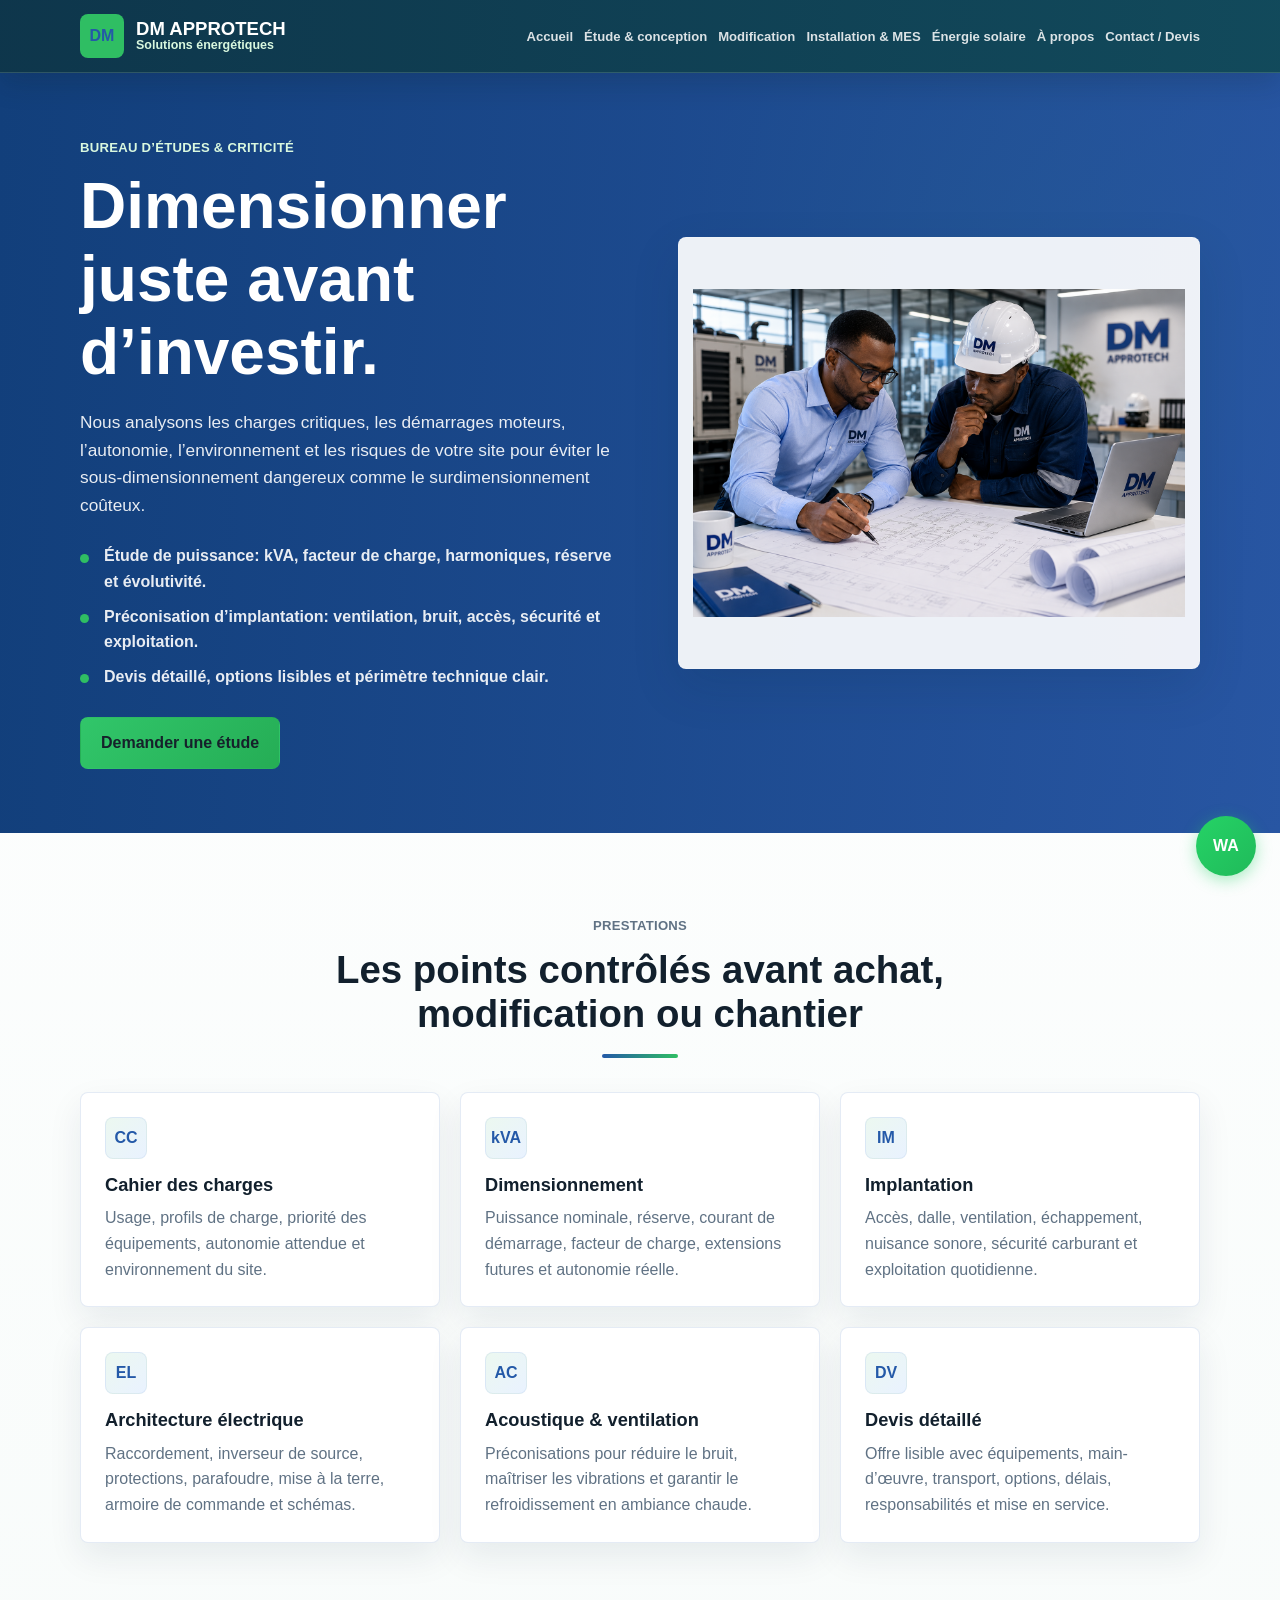
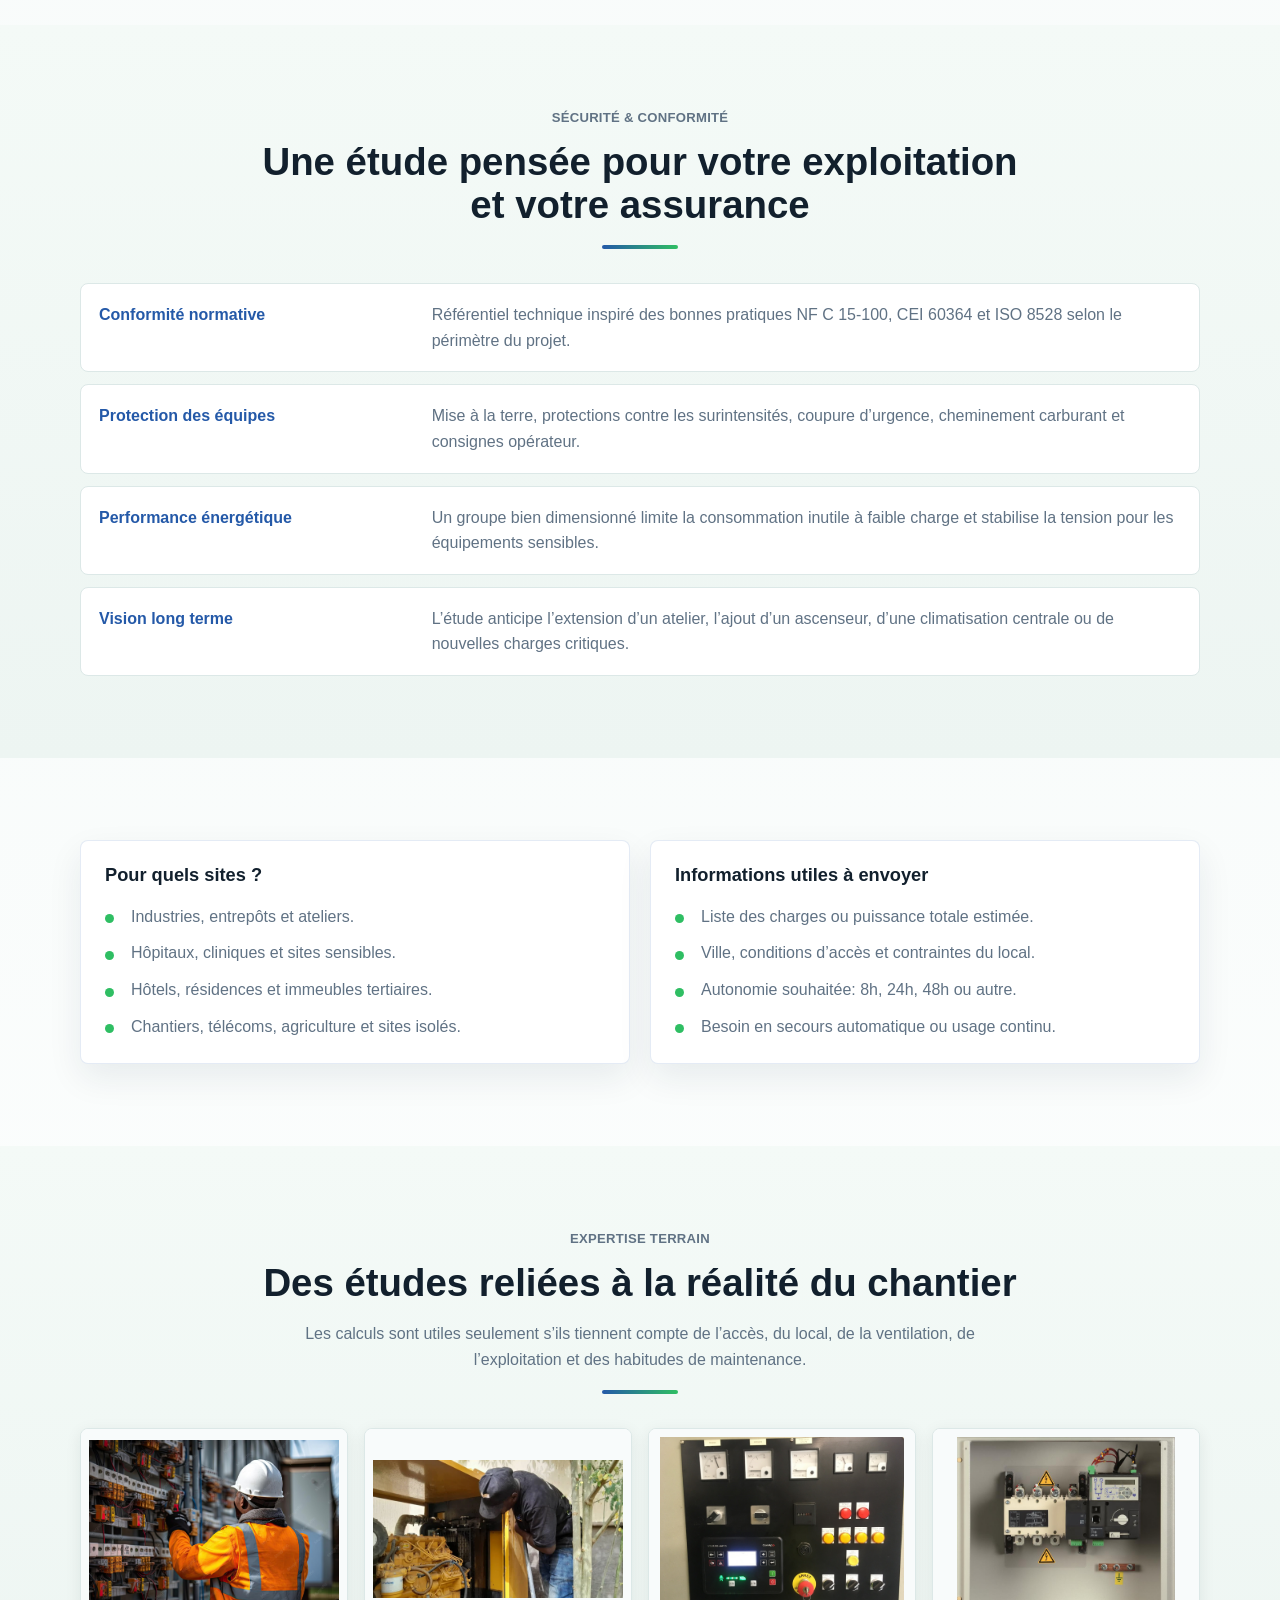
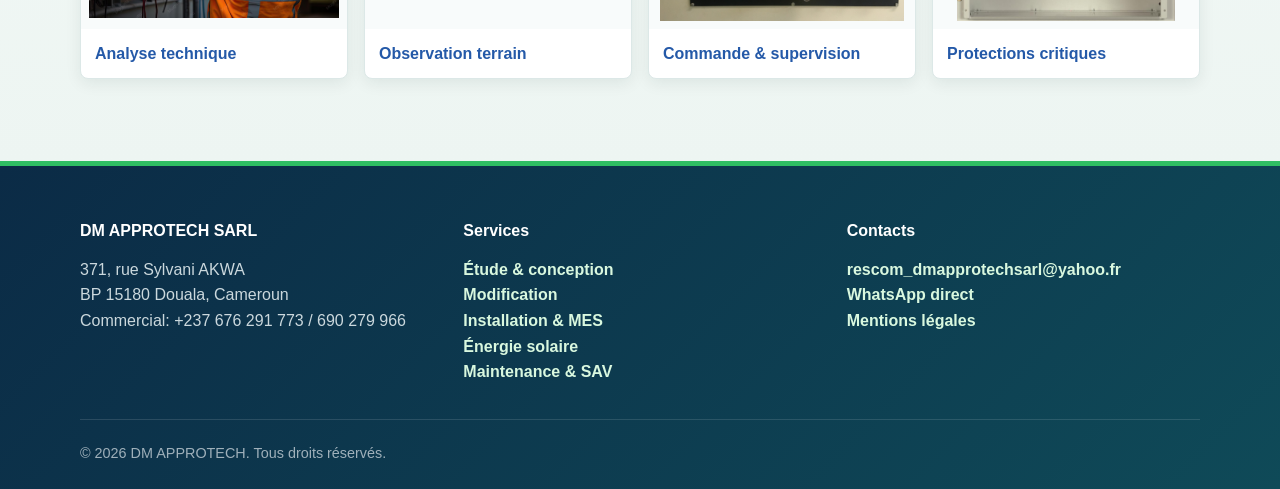
<file: etude-conception.html>
<!DOCTYPE html>
<html lang="fr">
<head>
  <meta charset="UTF-8">
  <meta name="viewport" content="width=device-width, initial-scale=1.0">
  <title>Étude & conception | DM APPROTECH</title>
  <meta name="description" content="Études techniques pour groupes électrogènes: cahier des charges, dimensionnement, implantation, conformité et devis détaillé.">
  <link rel="icon" type="image/png" href="images/Logo Dm_approtech.png">
  <link rel="apple-touch-icon" href="images/Logo Dm_approtech.png">
  <link rel="stylesheet" href="css/style.css">
</head>
<body>
  <header class="header">
    <div class="container">
      <a class="logo" href="index.html"><span class="logo-mark">DM</span><span class="logo-text">DM APPROTECH <span>Solutions énergétiques</span></span></a>
      <button class="menu-toggle" type="button" aria-label="Ouvrir le menu" aria-expanded="false">☰</button>
      <ul class="nav-menu">
        <li><a href="index.html">Accueil</a></li>
        <li><a href="etude-conception.html">Étude & conception</a></li>
        <li><a href="modification.html">Modification</a></li>
        <li><a href="installation.html">Installation & MES</a></li>
        <li><a href="energie-solaire.html">Énergie solaire</a></li>
        <li><a href="a-propos.html">À propos</a></li>
        <li><a href="contact.html">Contact / Devis</a></li>
      </ul>
    </div>
  </header>

  <main>
    <section class="hero">
      <div class="container hero-inner">
        <div class="hero-copy">
          <p class="eyebrow">Bureau d’études & criticité</p>
          <h1>Dimensionner juste avant d’investir.</h1>
          <p class="lead">Nous analysons les charges critiques, les démarrages moteurs, l’autonomie, l’environnement et les risques de votre site pour éviter le sous-dimensionnement dangereux comme le surdimensionnement coûteux.</p>
          <ul class="hero-points">
            <li>Étude de puissance: kVA, facteur de charge, harmoniques, réserve et évolutivité.</li>
            <li>Préconisation d’implantation: ventilation, bruit, accès, sécurité et exploitation.</li>
            <li>Devis détaillé, options lisibles et périmètre technique clair.</li>
          </ul>
          <div class="actions"><a class="btn" href="contact.html">Demander une étude</a></div>
        </div>
        <figure class="hero-media">
          <img src="images/Équipe & Expertise.png" alt="Ingénieur préparant une étude avec plan et tableau électrique">
        </figure>
      </div>
    </section>

    <section class="section">
      <div class="container">
        <div class="section-head center">
          <p class="eyebrow">Prestations</p>
          <h2>Les points contrôlés avant achat, modification ou chantier</h2>
        </div>
        <div class="grid-3">
          <article class="card"><span class="icon">CC</span><h3>Cahier des charges</h3><p>Usage, profils de charge, priorité des équipements, autonomie attendue et environnement du site.</p></article>
          <article class="card"><span class="icon">kVA</span><h3>Dimensionnement</h3><p>Puissance nominale, réserve, courant de démarrage, facteur de charge, extensions futures et autonomie réelle.</p></article>
          <article class="card"><span class="icon">IM</span><h3>Implantation</h3><p>Accès, dalle, ventilation, échappement, nuisance sonore, sécurité carburant et exploitation quotidienne.</p></article>
          <article class="card"><span class="icon">EL</span><h3>Architecture électrique</h3><p>Raccordement, inverseur de source, protections, parafoudre, mise à la terre, armoire de commande et schémas.</p></article>
          <article class="card"><span class="icon">AC</span><h3>Acoustique & ventilation</h3><p>Préconisations pour réduire le bruit, maîtriser les vibrations et garantir le refroidissement en ambiance chaude.</p></article>
          <article class="card"><span class="icon">DV</span><h3>Devis détaillé</h3><p>Offre lisible avec équipements, main-d’œuvre, transport, options, délais, responsabilités et mise en service.</p></article>
        </div>
      </div>
    </section>

    <section class="section section-soft">
      <div class="container">
        <div class="section-head center">
          <p class="eyebrow">Sécurité & conformité</p>
          <h2>Une étude pensée pour votre exploitation et votre assurance</h2>
        </div>
        <div class="argument-table">
          <div class="argument-row"><strong>Conformité normative</strong><p>Référentiel technique inspiré des bonnes pratiques NF C 15-100, CEI 60364 et ISO 8528 selon le périmètre du projet.</p></div>
          <div class="argument-row"><strong>Protection des équipes</strong><p>Mise à la terre, protections contre les surintensités, coupure d’urgence, cheminement carburant et consignes opérateur.</p></div>
          <div class="argument-row"><strong>Performance énergétique</strong><p>Un groupe bien dimensionné limite la consommation inutile à faible charge et stabilise la tension pour les équipements sensibles.</p></div>
          <div class="argument-row"><strong>Vision long terme</strong><p>L’étude anticipe l’extension d’un atelier, l’ajout d’un ascenseur, d’une climatisation centrale ou de nouvelles charges critiques.</p></div>
        </div>
      </div>
    </section>

    <section class="section">
      <div class="container">
        <div class="grid-2">
          <div class="card">
            <h3>Pour quels sites ?</h3>
            <ul class="feature-list">
              <li>Industries, entrepôts et ateliers.</li>
              <li>Hôpitaux, cliniques et sites sensibles.</li>
              <li>Hôtels, résidences et immeubles tertiaires.</li>
              <li>Chantiers, télécoms, agriculture et sites isolés.</li>
            </ul>
          </div>
          <div class="card">
            <h3>Informations utiles à envoyer</h3>
            <ul class="feature-list">
              <li>Liste des charges ou puissance totale estimée.</li>
              <li>Ville, conditions d’accès et contraintes du local.</li>
              <li>Autonomie souhaitée: 8h, 24h, 48h ou autre.</li>
              <li>Besoin en secours automatique ou usage continu.</li>
            </ul>
          </div>
        </div>
      </div>
    </section>

    <section class="section section-soft">
      <div class="container">
        <div class="section-head center">
          <p class="eyebrow">Expertise terrain</p>
          <h2>Des études reliées à la réalité du chantier</h2>
          <p>Les calculs sont utiles seulement s’ils tiennent compte de l’accès, du local, de la ventilation, de l’exploitation et des habitudes de maintenance.</p>
        </div>
        <div class="project-gallery">
          <figure><img src="images/Ingénieur avec plan ou tableau électrique.png" alt="Ingénieur avec plan électrique" loading="lazy"><figcaption>Analyse technique</figcaption></figure>
          <figure><img src="images/Techniciens en intervention.png" alt="Techniciens en intervention énergétique" loading="lazy"><figcaption>Observation terrain</figcaption></figure>
          <figure><img src="images/Tableau de commande.png" alt="Tableau de commande de groupe électrogène" loading="lazy"><figcaption>Commande & supervision</figcaption></figure>
          <figure><img src="images/Batteries, protections, inverseur de source.png" alt="Batteries protections et inverseur de source" loading="lazy"><figcaption>Protections critiques</figcaption></figure>
        </div>
      </div>
    </section>
  </main>

  <footer class="footer">
    <div class="container">
      <div class="footer-grid">
        <div><h4>DM APPROTECH SARL</h4><p>371, rue Sylvani AKWA<br>BP 15180 Douala, Cameroun<br>Commercial: +237 676 291 773 / 690 279 966</p></div>
        <div><h4>Services</h4><p><a href="etude-conception.html">Étude & conception</a><br><a href="modification.html">Modification</a><br><a href="installation.html">Installation & MES</a><br><a href="energie-solaire.html">Énergie solaire</a><br><a href="contact.html">Maintenance & SAV</a></p></div>
        <div><h4>Contacts</h4><p><a href="mailto:rescom_dmapprotechsarl@yahoo.fr">rescom_dmapprotechsarl@yahoo.fr</a><br><a href="https://wa.me/237676291773">WhatsApp direct</a><br><a href="mentions-legales.html">Mentions légales</a></p></div>
      </div>
      <div class="copyright">© 2026 DM APPROTECH. Tous droits réservés.</div>
    </div>
  </footer>
  <script src="js/script.js"></script>
</body>
</html>
</file>
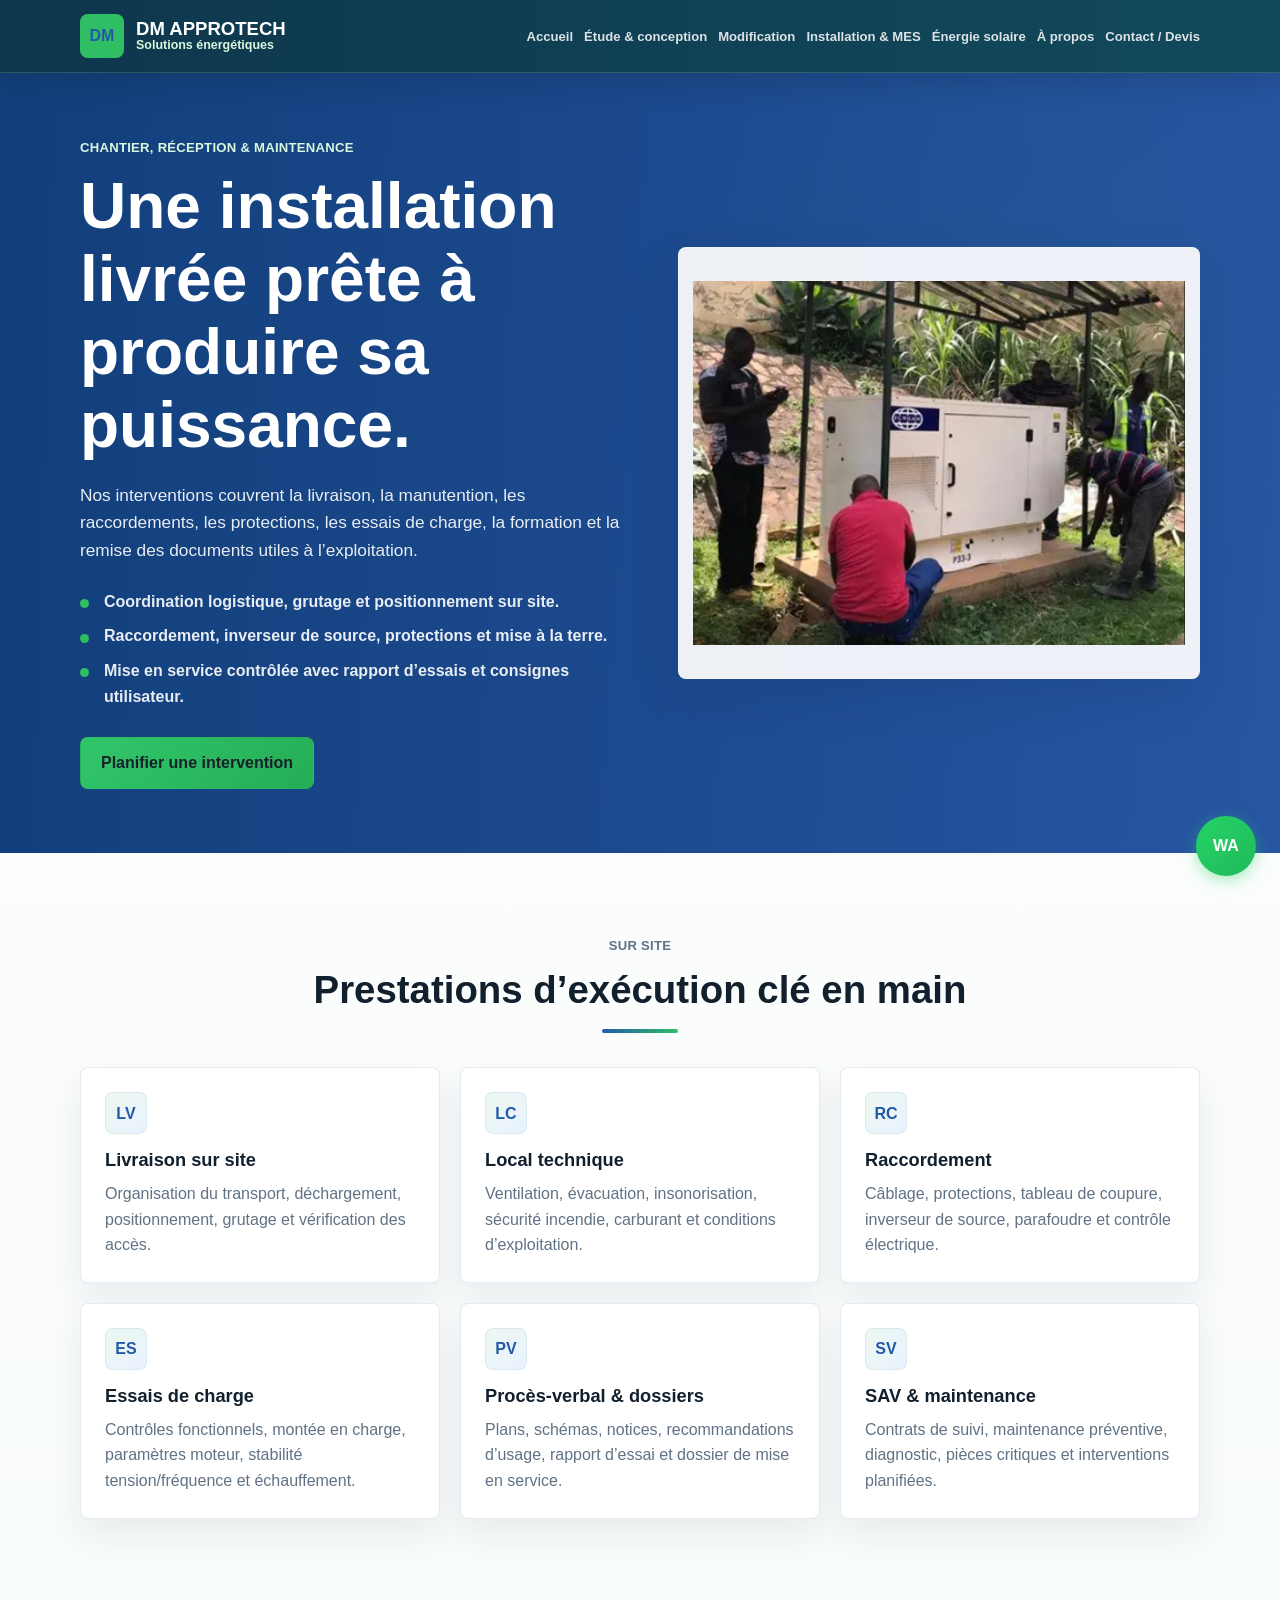
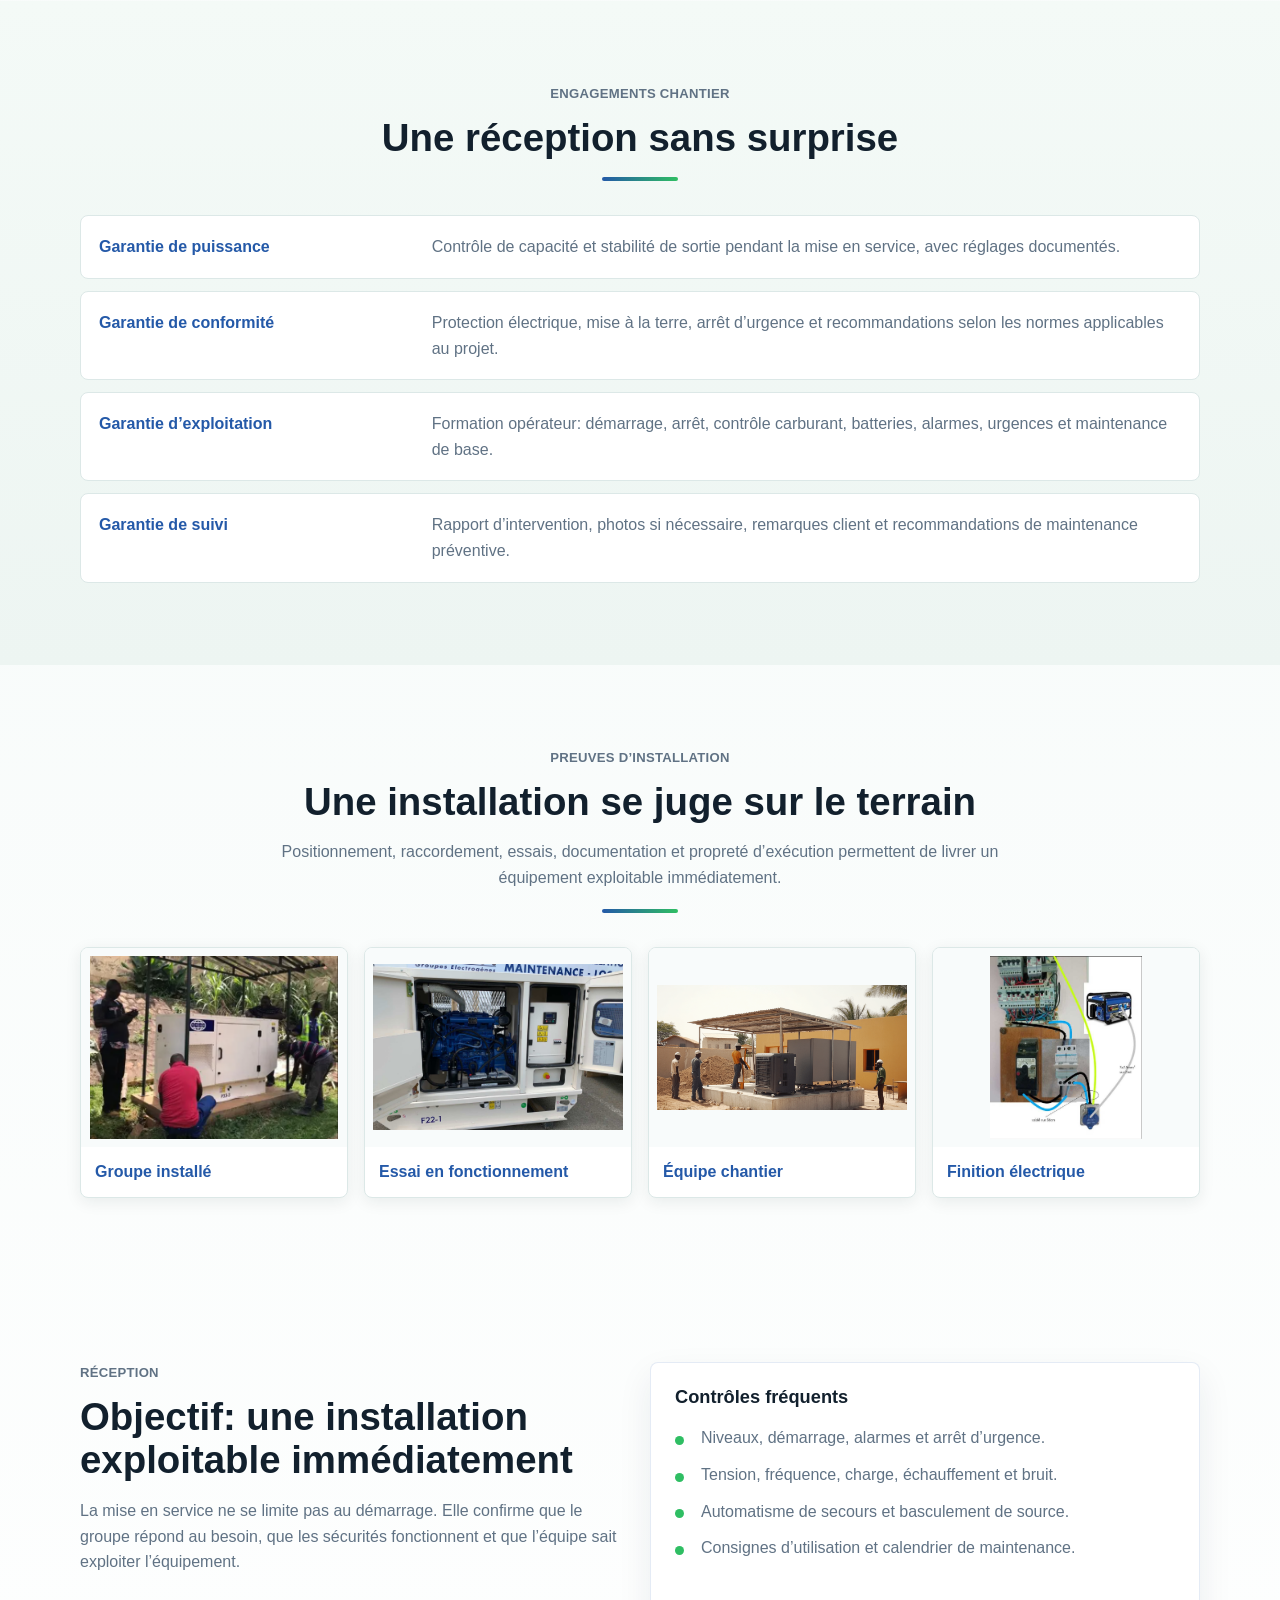
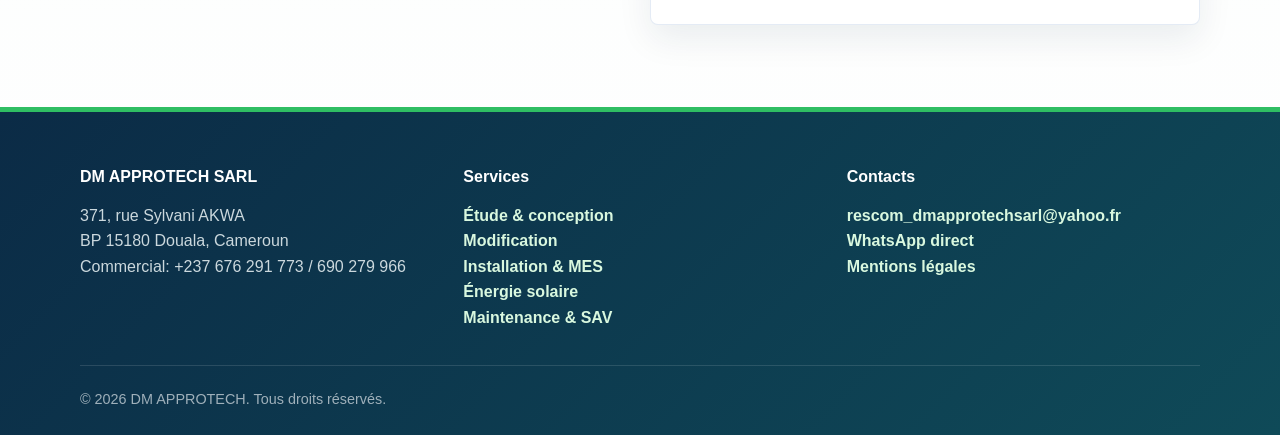
<file: installation.html>
<!DOCTYPE html>
<html lang="fr">
<head>
  <meta charset="UTF-8">
  <meta name="viewport" content="width=device-width, initial-scale=1.0">
  <title>Installation & mise en service | DM APPROTECH</title>
  <meta name="description" content="Installation de groupes électrogènes au Cameroun: livraison, raccordement, essais, mise en service, documentation et maintenance.">
  <link rel="icon" type="image/png" href="images/Logo Dm_approtech.png">
  <link rel="apple-touch-icon" href="images/Logo Dm_approtech.png">
  <link rel="stylesheet" href="css/style.css">
</head>
<body>
  <header class="header">
    <div class="container">
      <a class="logo" href="index.html"><span class="logo-mark">DM</span><span class="logo-text">DM APPROTECH <span>Solutions énergétiques</span></span></a>
      <button class="menu-toggle" type="button" aria-label="Ouvrir le menu" aria-expanded="false">☰</button>
      <ul class="nav-menu">
        <li><a href="index.html">Accueil</a></li>
        <li><a href="etude-conception.html">Étude & conception</a></li>
        <li><a href="modification.html">Modification</a></li>
        <li><a href="installation.html">Installation & MES</a></li>
        <li><a href="energie-solaire.html">Énergie solaire</a></li>
        <li><a href="a-propos.html">À propos</a></li>
        <li><a href="contact.html">Contact / Devis</a></li>
      </ul>
    </div>
  </header>

  <main>
    <section class="hero">
      <div class="container hero-inner">
        <div class="hero-copy">
          <p class="eyebrow">Chantier, réception & maintenance</p>
          <h1>Une installation livrée prête à produire sa puissance.</h1>
          <p class="lead">Nos interventions couvrent la livraison, la manutention, les raccordements, les protections, les essais de charge, la formation et la remise des documents utiles à l’exploitation.</p>
          <ul class="hero-points">
            <li>Coordination logistique, grutage et positionnement sur site.</li>
            <li>Raccordement, inverseur de source, protections et mise à la terre.</li>
            <li>Mise en service contrôlée avec rapport d’essais et consignes utilisateur.</li>
          </ul>
          <div class="actions"><a class="btn" href="contact.html">Planifier une intervention</a></div>
        </div>
        <figure class="hero-media">
          <img src="images/Groupe électrogène installé chez un client.png" alt="Groupe électrogène installé chez un client">
        </figure>
      </div>
    </section>

    <section class="section">
      <div class="container">
        <div class="section-head center">
          <p class="eyebrow">Sur site</p>
          <h2>Prestations d’exécution clé en main</h2>
        </div>
        <div class="grid-3">
          <article class="card"><span class="icon">LV</span><h3>Livraison sur site</h3><p>Organisation du transport, déchargement, positionnement, grutage et vérification des accès.</p></article>
          <article class="card"><span class="icon">LC</span><h3>Local technique</h3><p>Ventilation, évacuation, insonorisation, sécurité incendie, carburant et conditions d’exploitation.</p></article>
          <article class="card"><span class="icon">RC</span><h3>Raccordement</h3><p>Câblage, protections, tableau de coupure, inverseur de source, parafoudre et contrôle électrique.</p></article>
          <article class="card"><span class="icon">ES</span><h3>Essais de charge</h3><p>Contrôles fonctionnels, montée en charge, paramètres moteur, stabilité tension/fréquence et échauffement.</p></article>
          <article class="card"><span class="icon">PV</span><h3>Procès-verbal & dossiers</h3><p>Plans, schémas, notices, recommandations d’usage, rapport d’essai et dossier de mise en service.</p></article>
          <article class="card"><span class="icon">SV</span><h3>SAV & maintenance</h3><p>Contrats de suivi, maintenance préventive, diagnostic, pièces critiques et interventions planifiées.</p></article>
        </div>
      </div>
    </section>

    <section class="section section-soft">
      <div class="container">
        <div class="section-head center">
          <p class="eyebrow">Engagements chantier</p>
          <h2>Une réception sans surprise</h2>
        </div>
        <div class="argument-table">
          <div class="argument-row"><strong>Garantie de puissance</strong><p>Contrôle de capacité et stabilité de sortie pendant la mise en service, avec réglages documentés.</p></div>
          <div class="argument-row"><strong>Garantie de conformité</strong><p>Protection électrique, mise à la terre, arrêt d’urgence et recommandations selon les normes applicables au projet.</p></div>
          <div class="argument-row"><strong>Garantie d’exploitation</strong><p>Formation opérateur: démarrage, arrêt, contrôle carburant, batteries, alarmes, urgences et maintenance de base.</p></div>
          <div class="argument-row"><strong>Garantie de suivi</strong><p>Rapport d’intervention, photos si nécessaire, remarques client et recommandations de maintenance préventive.</p></div>
        </div>
      </div>
    </section>

    <section class="section">
      <div class="container">
        <div class="section-head center">
          <p class="eyebrow">Preuves d’installation</p>
          <h2>Une installation se juge sur le terrain</h2>
          <p>Positionnement, raccordement, essais, documentation et propreté d’exécution permettent de livrer un équipement exploitable immédiatement.</p>
        </div>
        <div class="project-gallery">
          <figure><img src="images/Groupe électrogène installé chez un client.png" alt="Groupe électrogène installé chez un client" loading="lazy"><figcaption>Groupe installé</figcaption></figure>
          <figure><img src="images/Groupe en fonctionnemen.png" alt="Groupe électrogène en fonctionnement" loading="lazy"><figcaption>Essai en fonctionnement</figcaption></figure>
          <figure><img src="images/Équipe devant un groupe ou sur chantier..png" alt="Équipe devant un groupe sur chantier" loading="lazy"><figcaption>Équipe chantier</figcaption></figure>
          <figure><img src="images/Câblage propre.png" alt="Câblage propre après installation" loading="lazy"><figcaption>Finition électrique</figcaption></figure>
        </div>
      </div>
    </section>

    <section class="section">
      <div class="container">
        <div class="grid-2">
          <div class="section-head">
            <p class="eyebrow">Réception</p>
            <h2>Objectif: une installation exploitable immédiatement</h2>
            <p>La mise en service ne se limite pas au démarrage. Elle confirme que le groupe répond au besoin, que les sécurités fonctionnent et que l’équipe sait exploiter l’équipement.</p>
          </div>
          <div class="card">
            <h3>Contrôles fréquents</h3>
            <ul class="feature-list">
              <li>Niveaux, démarrage, alarmes et arrêt d’urgence.</li>
              <li>Tension, fréquence, charge, échauffement et bruit.</li>
              <li>Automatisme de secours et basculement de source.</li>
              <li>Consignes d’utilisation et calendrier de maintenance.</li>
            </ul>
          </div>
        </div>
      </div>
    </section>
  </main>

  <footer class="footer">
    <div class="container">
      <div class="footer-grid">
        <div><h4>DM APPROTECH SARL</h4><p>371, rue Sylvani AKWA<br>BP 15180 Douala, Cameroun<br>Commercial: +237 676 291 773 / 690 279 966</p></div>
        <div><h4>Services</h4><p><a href="etude-conception.html">Étude & conception</a><br><a href="modification.html">Modification</a><br><a href="installation.html">Installation & MES</a><br><a href="energie-solaire.html">Énergie solaire</a><br><a href="contact.html">Maintenance & SAV</a></p></div>
        <div><h4>Contacts</h4><p><a href="mailto:rescom_dmapprotechsarl@yahoo.fr">rescom_dmapprotechsarl@yahoo.fr</a><br><a href="https://wa.me/237676291773">WhatsApp direct</a><br><a href="mentions-legales.html">Mentions légales</a></p></div>
      </div>
      <div class="copyright">© 2026 DM APPROTECH. Tous droits réservés.</div>
    </div>
  </footer>
  <script src="js/script.js"></script>
</body>
</html>
</file>
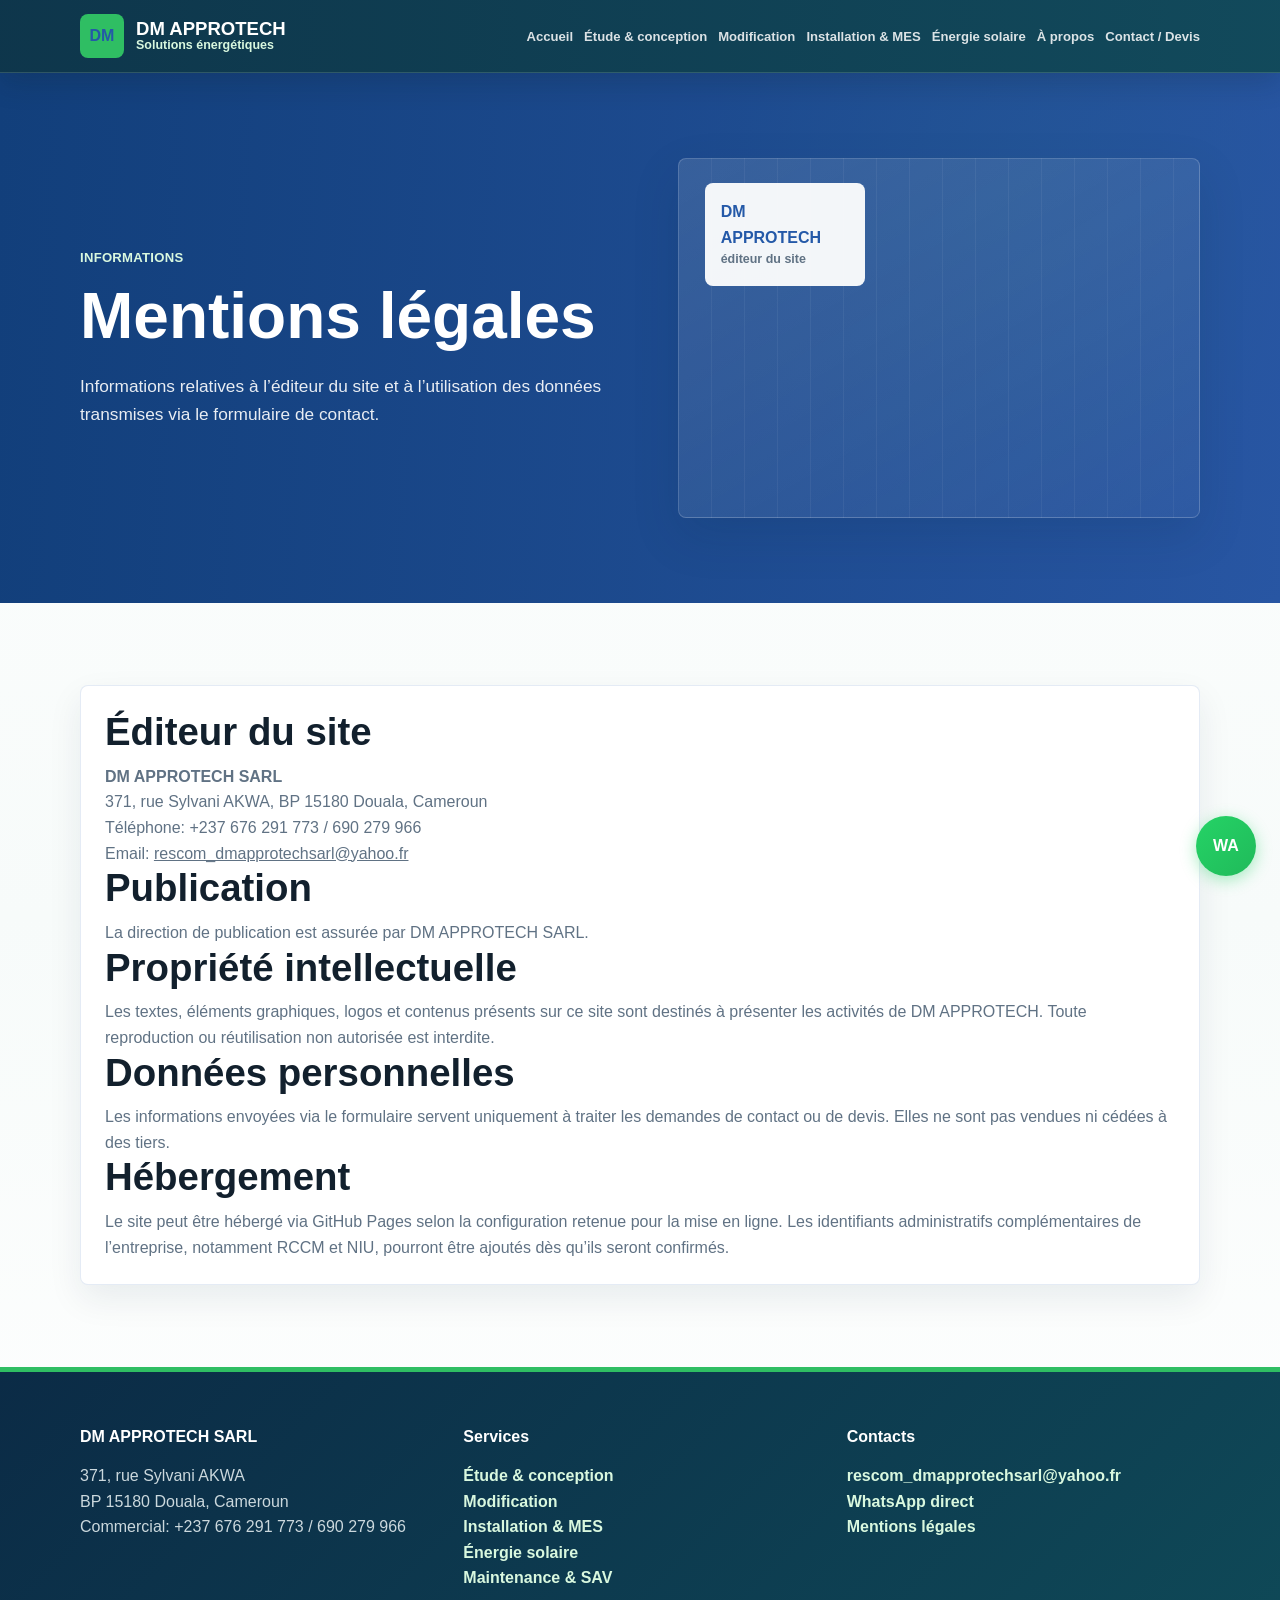
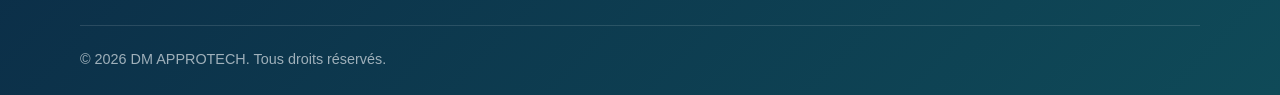
<file: mentions-legales.html>
﻿<!DOCTYPE html>
<html lang="fr">
<head>
  <meta charset="UTF-8">
  <meta name="viewport" content="width=device-width, initial-scale=1.0">
  <title>Mentions légales | DM APPROTECH</title>
  <meta name="description" content="Mentions légales du site DM APPROTECH SARL.">
  <link rel="icon" type="image/png" href="images/Logo Dm_approtech.png">
  <link rel="apple-touch-icon" href="images/Logo Dm_approtech.png">
  <link rel="stylesheet" href="css/style.css">
</head>
<body>
  <header class="header">
    <div class="container">
      <a class="logo" href="index.html"><span class="logo-mark">DM</span><span class="logo-text">DM APPROTECH <span>Solutions énergétiques</span></span></a>
      <button class="menu-toggle" type="button" aria-label="Ouvrir le menu" aria-expanded="false">☰</button>
      <ul class="nav-menu">
        <li><a href="index.html">Accueil</a></li>
        <li><a href="etude-conception.html">Étude & conception</a></li>
        <li><a href="modification.html">Modification</a></li>
        <li><a href="installation.html">Installation & MES</a></li>
        <li><a href="energie-solaire.html">Énergie solaire</a></li>
        <li><a href="a-propos.html">À propos</a></li>
        <li><a href="contact.html">Contact / Devis</a></li>
      </ul>
    </div>
  </header>

  <main>
    <section class="hero">
      <div class="container hero-inner">
        <div class="hero-copy">
          <p class="eyebrow">Informations</p>
          <h1>Mentions légales</h1>
          <p class="lead">Informations relatives à l’éditeur du site et à l’utilisation des données transmises via le formulaire de contact.</p>
        </div>
        <div class="hero-visual"><div class="hero-stat">DM APPROTECH <span>éditeur du site</span></div></div>
      </div>
    </section>

    <section class="section">
      <div class="container">
        <article class="card">
          <h2>Éditeur du site</h2>
          <p><strong>DM APPROTECH SARL</strong><br>371, rue Sylvani AKWA, BP 15180 Douala, Cameroun<br>Téléphone: +237 676 291 773 / 690 279 966<br>Email: <a href="mailto:rescom_dmapprotechsarl@yahoo.fr">rescom_dmapprotechsarl@yahoo.fr</a></p>

          <h2>Publication</h2>
          <p>La direction de publication est assurée par DM APPROTECH SARL.</p>

          <h2>Propriété intellectuelle</h2>
          <p>Les textes, éléments graphiques, logos et contenus présents sur ce site sont destinés à présenter les activités de DM APPROTECH. Toute reproduction ou réutilisation non autorisée est interdite.</p>

          <h2>Données personnelles</h2>
          <p>Les informations envoyées via le formulaire servent uniquement à traiter les demandes de contact ou de devis. Elles ne sont pas vendues ni cédées à des tiers.</p>

          <h2>Hébergement</h2>
          <p>Le site peut être hébergé via GitHub Pages selon la configuration retenue pour la mise en ligne. Les identifiants administratifs complémentaires de l’entreprise, notamment RCCM et NIU, pourront être ajoutés dès qu’ils seront confirmés.</p>
        </article>
      </div>
    </section>
  </main>

  <footer class="footer">
    <div class="container">
      <div class="footer-grid">
        <div><h4>DM APPROTECH SARL</h4><p>371, rue Sylvani AKWA<br>BP 15180 Douala, Cameroun<br>Commercial: +237 676 291 773 / 690 279 966</p></div>
        <div><h4>Services</h4><p><a href="etude-conception.html">Étude & conception</a><br><a href="modification.html">Modification</a><br><a href="installation.html">Installation & MES</a><br><a href="energie-solaire.html">Énergie solaire</a><br><a href="contact.html">Maintenance & SAV</a></p></div>
        <div><h4>Contacts</h4><p><a href="mailto:rescom_dmapprotechsarl@yahoo.fr">rescom_dmapprotechsarl@yahoo.fr</a><br><a href="https://wa.me/237676291773">WhatsApp direct</a><br><a href="mentions-legales.html">Mentions légales</a></p></div>
      </div>
      <div class="copyright">© 2026 DM APPROTECH. Tous droits réservés.</div>
    </div>
  </footer>
  <script src="js/script.js"></script>
</body>
</html>
</file>
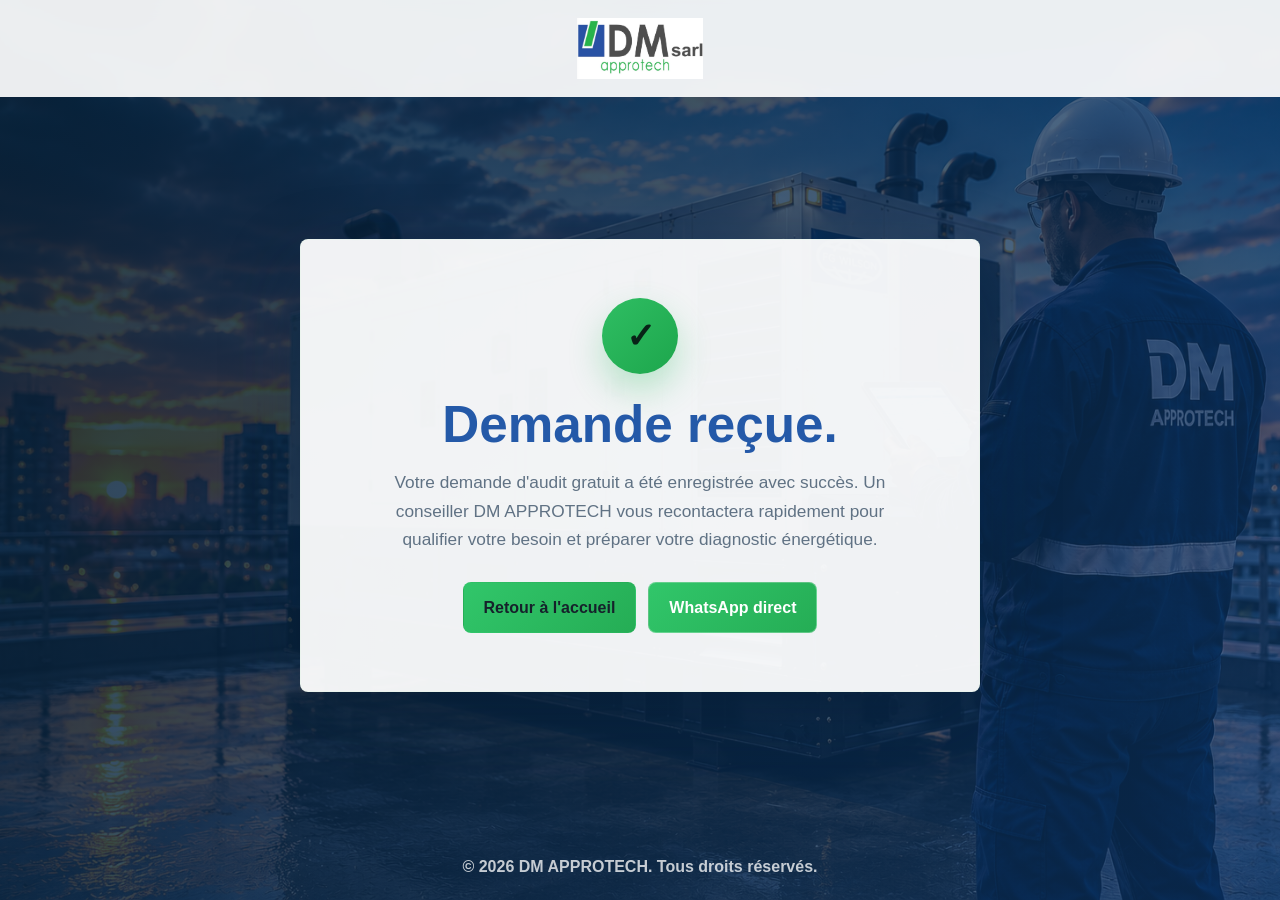
<file: merci.html>
<!DOCTYPE html>
<html lang="fr">
<head>
  <meta charset="UTF-8">
  <meta name="viewport" content="width=device-width, initial-scale=1.0">
  <title>Demande reçue | DM APPROTECH</title>
  <meta name="description" content="Votre demande d'audit gratuit a été bien reçue par DM APPROTECH.">
  <link rel="icon" type="image/png" href="images/Logo Dm_approtech.png">
  <link rel="apple-touch-icon" href="images/Logo Dm_approtech.png">
  <link rel="stylesheet" href="css/style.css">
  <style>
    .merci-page {
      min-height: 100vh;
      display: grid;
      grid-template-rows: auto 1fr auto;
      background:
        linear-gradient(120deg, rgba(7, 31, 52, 0.88), rgba(13, 58, 110, 0.66)),
        url("images/Hero.png") center / cover no-repeat;
    }

    .merci-header {
      padding: 18px 0;
      background: rgba(255, 255, 255, 0.92);
      backdrop-filter: blur(10px);
    }

    .merci-header .container {
      display: flex;
      justify-content: center;
    }

    .merci-logo {
      width: 126px;
      height: auto;
      object-fit: contain;
    }

    .merci-hero {
      display: grid;
      place-items: center;
      padding: 54px 20px;
    }

    .merci-card {
      width: min(100%, 680px);
      padding: clamp(28px, 6vw, 58px);
      border: 1px solid rgba(217, 248, 223, 0.28);
      border-radius: var(--radius);
      background: rgba(255, 255, 255, 0.94);
      box-shadow: 0 28px 80px rgba(8, 28, 52, 0.28);
      text-align: center;
    }

    .check-icon {
      width: 76px;
      height: 76px;
      display: grid;
      place-items: center;
      margin: 0 auto 24px;
      border-radius: 999px;
      background: linear-gradient(135deg, var(--accent), #1da64c);
      color: #082317;
      font-size: 2.2rem;
      font-weight: 950;
      box-shadow: 0 16px 34px rgba(47, 190, 99, 0.3);
    }

    .merci-card h1 {
      margin-bottom: 16px;
      color: var(--brand);
      font-size: clamp(2rem, 5vw, 3.2rem);
      line-height: 1.05;
    }

    .merci-card p {
      max-width: 54ch;
      margin: 0 auto 28px;
      color: var(--muted);
      font-size: 1.08rem;
      line-height: 1.65;
    }

    .merci-actions {
      display: flex;
      flex-wrap: wrap;
      justify-content: center;
      gap: 12px;
    }

    .merci-footer {
      padding: 20px;
      color: rgba(255, 255, 255, 0.76);
      text-align: center;
      font-weight: 700;
    }
  </style>
</head>
<body class="merci-page">
  <header class="merci-header">
    <div class="container">
      <a href="index.html" aria-label="Retour à l'accueil DM APPROTECH">
        <img src="images/Logo Dm_approtech.png" alt="DM APPROTECH" class="merci-logo">
      </a>
    </div>
  </header>

  <main class="merci-hero">
    <section class="merci-card" aria-labelledby="merci-title">
      <div class="check-icon" aria-hidden="true">✓</div>
      <h1 id="merci-title">Demande reçue.</h1>
      <p>Votre demande d'audit gratuit a été enregistrée avec succès. Un conseiller DM APPROTECH vous recontactera rapidement pour qualifier votre besoin et préparer votre diagnostic énergétique.</p>
      <div class="merci-actions">
        <a href="index.html" class="btn">Retour à l'accueil</a>
        <a href="https://wa.me/237676291773" class="btn btn-secondary" target="_blank" rel="noopener">WhatsApp direct</a>
      </div>
    </section>
  </main>

  <footer class="merci-footer">
    © 2026 DM APPROTECH. Tous droits réservés.
  </footer>
</body>
</html>
</file>
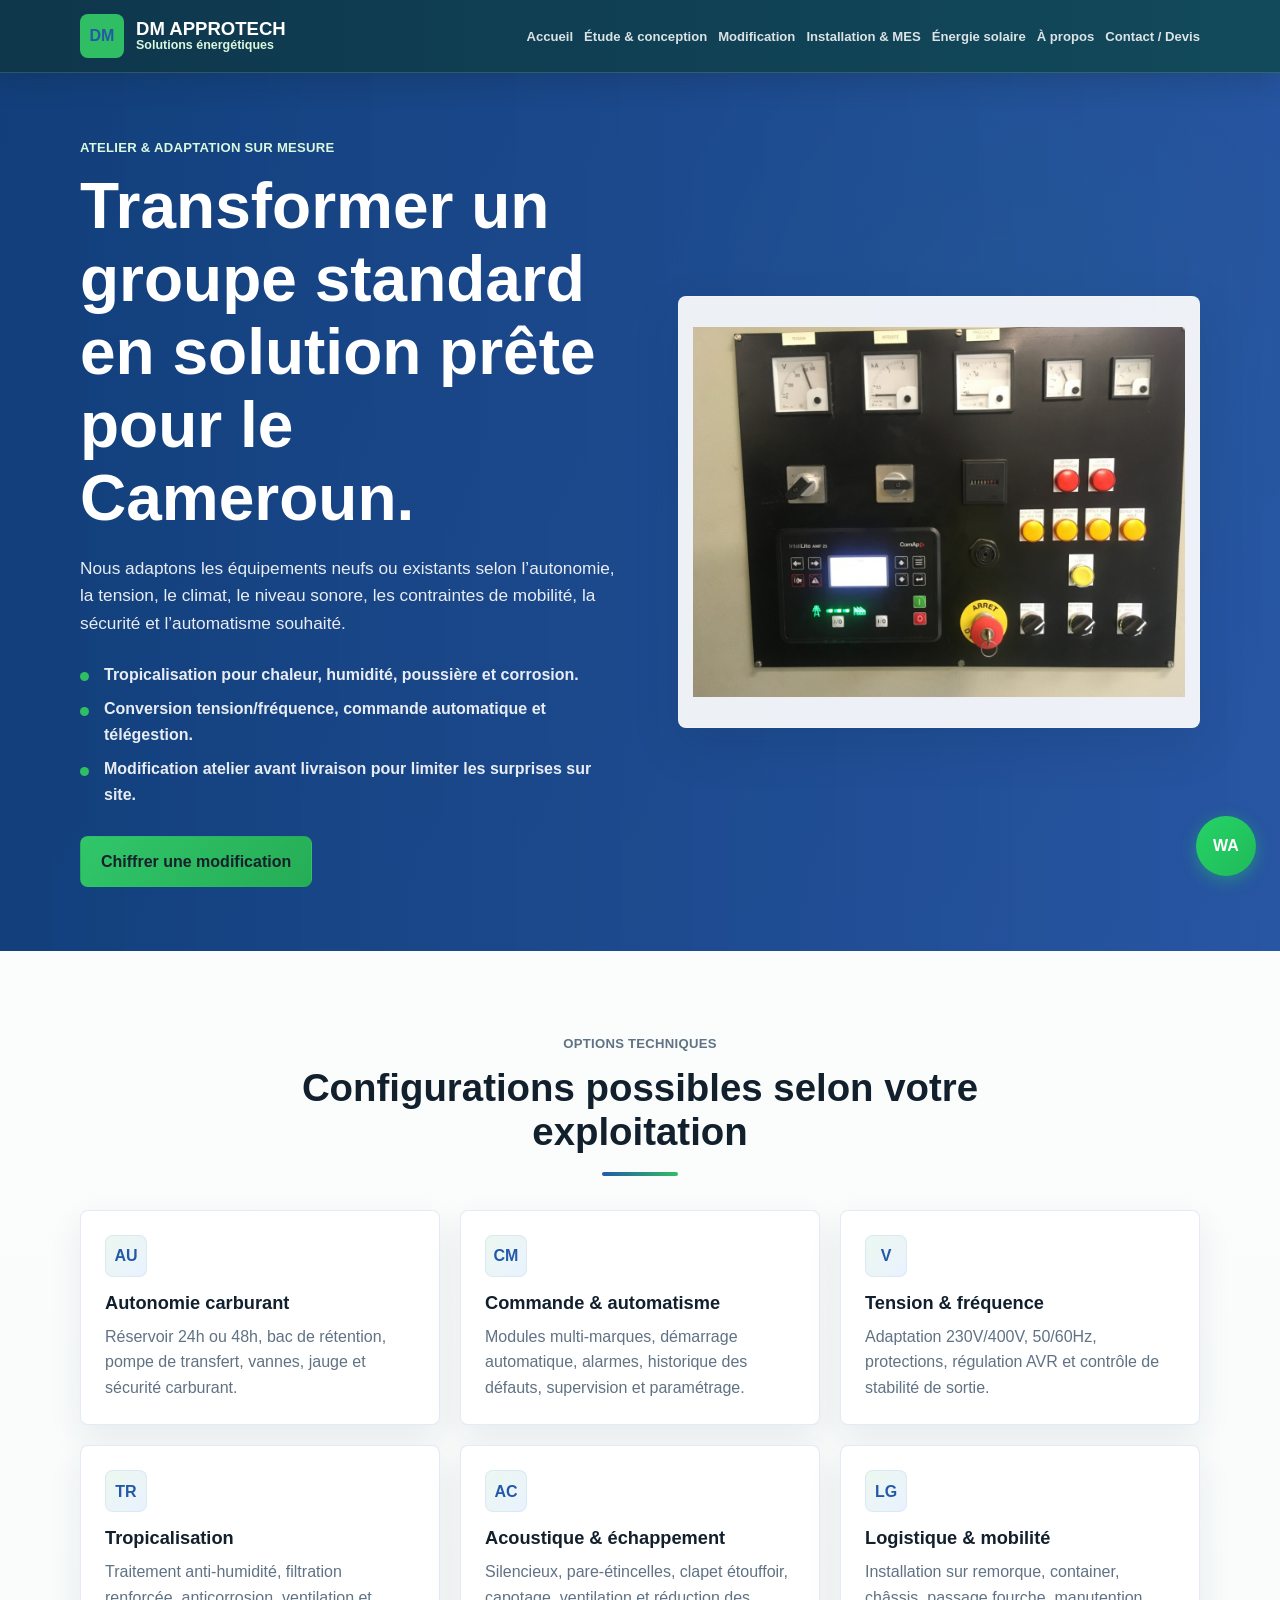
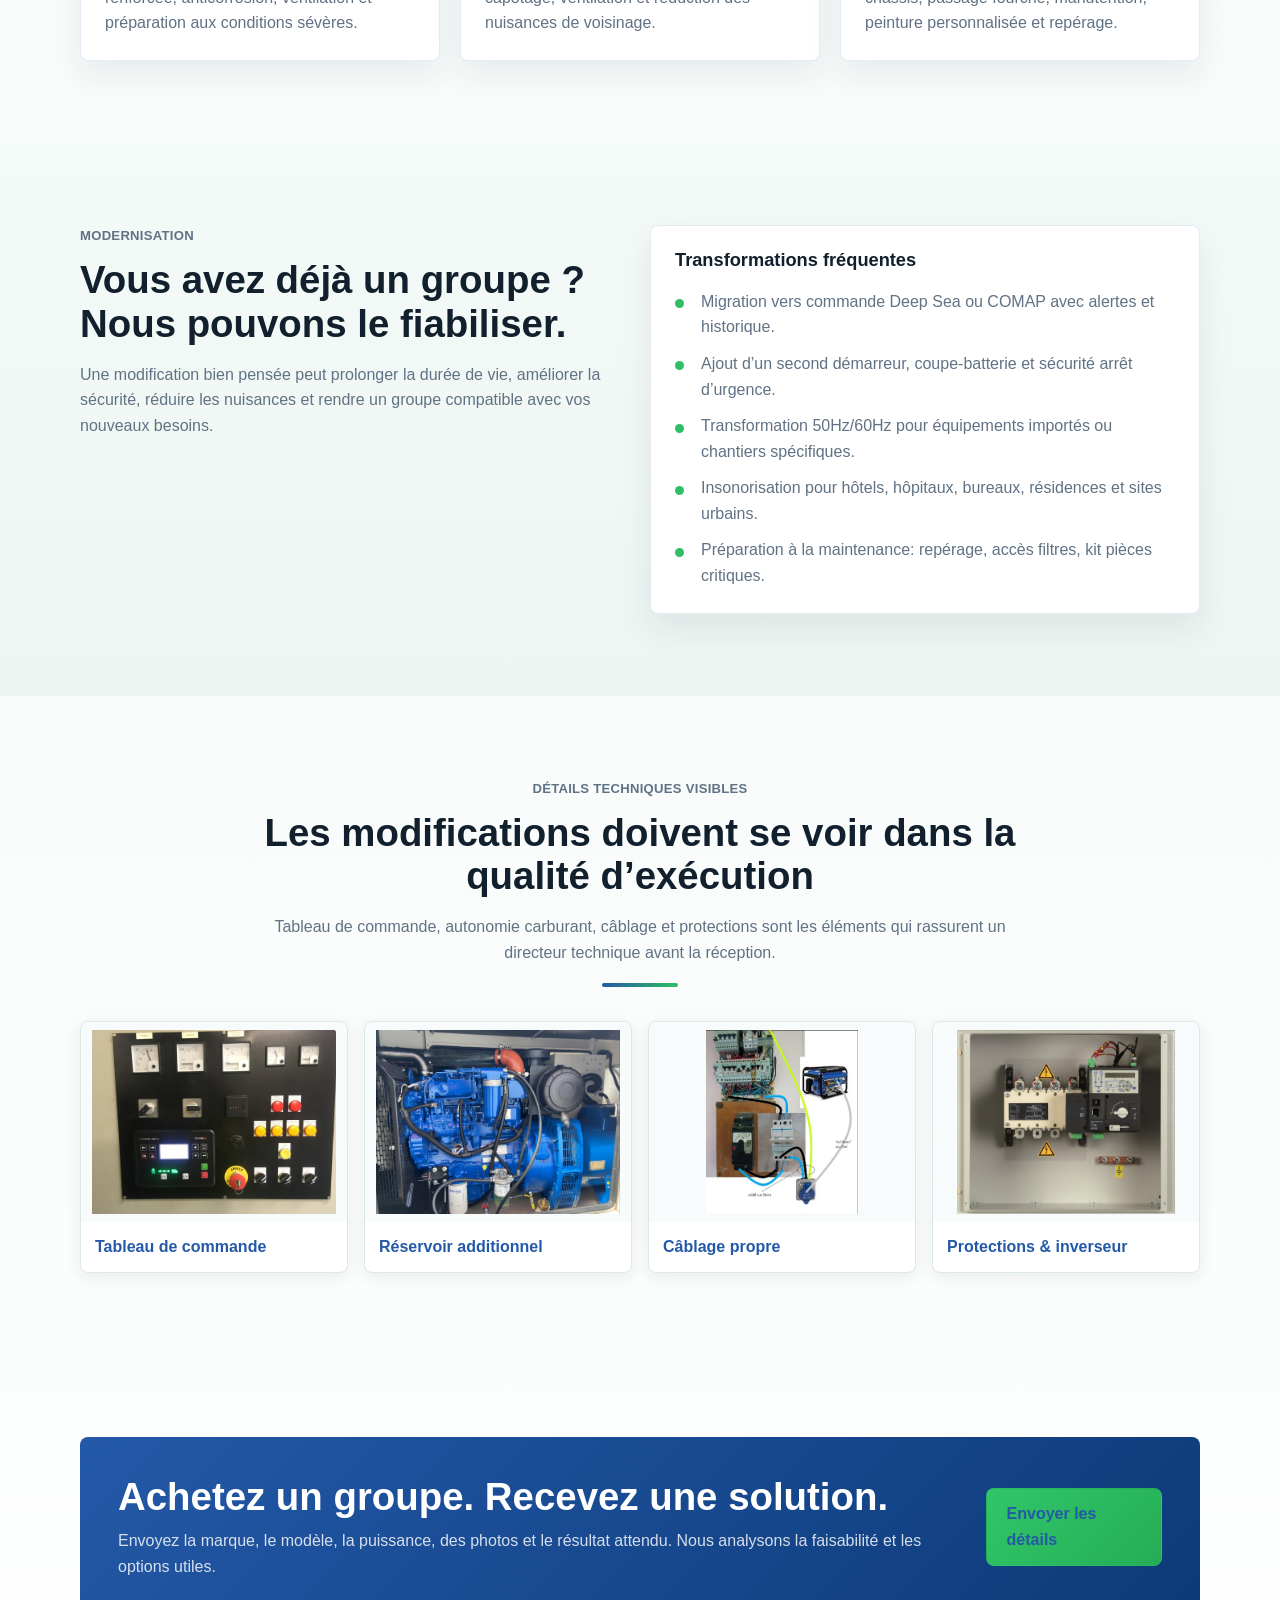
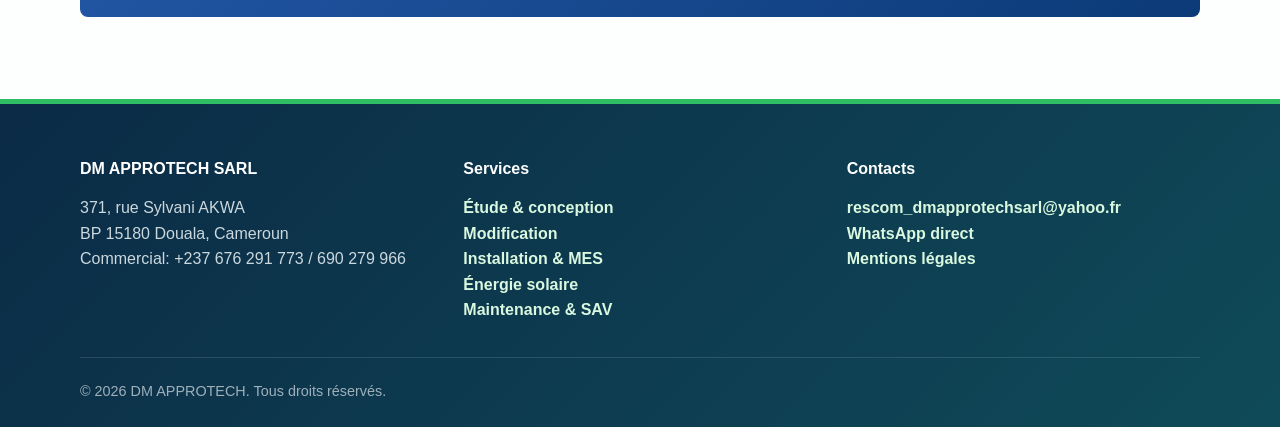
<file: modification.html>
<!DOCTYPE html>
<html lang="fr">
<head>
  <meta charset="UTF-8">
  <meta name="viewport" content="width=device-width, initial-scale=1.0">
  <title>Modification de groupes électrogènes | DM APPROTECH</title>
  <meta name="description" content="Adaptation de groupes électrogènes: réservoir, commande, tropicalisation, tension, capotage, remorque, sécurité et accessoires.">
  <link rel="icon" type="image/png" href="images/Logo Dm_approtech.png">
  <link rel="apple-touch-icon" href="images/Logo Dm_approtech.png">
  <link rel="stylesheet" href="css/style.css">
</head>
<body>
  <header class="header">
    <div class="container">
      <a class="logo" href="index.html"><span class="logo-mark">DM</span><span class="logo-text">DM APPROTECH <span>Solutions énergétiques</span></span></a>
      <button class="menu-toggle" type="button" aria-label="Ouvrir le menu" aria-expanded="false">☰</button>
      <ul class="nav-menu">
        <li><a href="index.html">Accueil</a></li>
        <li><a href="etude-conception.html">Étude & conception</a></li>
        <li><a href="modification.html">Modification</a></li>
        <li><a href="installation.html">Installation & MES</a></li>
        <li><a href="energie-solaire.html">Énergie solaire</a></li>
        <li><a href="a-propos.html">À propos</a></li>
        <li><a href="contact.html">Contact / Devis</a></li>
      </ul>
    </div>
  </header>

  <main>
    <section class="hero">
      <div class="container hero-inner">
        <div class="hero-copy">
          <p class="eyebrow">Atelier & adaptation sur mesure</p>
          <h1>Transformer un groupe standard en solution prête pour le Cameroun.</h1>
          <p class="lead">Nous adaptons les équipements neufs ou existants selon l’autonomie, la tension, le climat, le niveau sonore, les contraintes de mobilité, la sécurité et l’automatisme souhaité.</p>
          <ul class="hero-points">
            <li>Tropicalisation pour chaleur, humidité, poussière et corrosion.</li>
            <li>Conversion tension/fréquence, commande automatique et télégestion.</li>
            <li>Modification atelier avant livraison pour limiter les surprises sur site.</li>
          </ul>
          <div class="actions"><a class="btn" href="contact.html">Chiffrer une modification</a></div>
        </div>
        <figure class="hero-media">
          <img src="images/Tableau de commande.png" alt="Tableau de commande pour adaptation de groupe électrogène">
        </figure>
      </div>
    </section>

    <section class="section">
      <div class="container">
        <div class="section-head center">
          <p class="eyebrow">Options techniques</p>
          <h2>Configurations possibles selon votre exploitation</h2>
        </div>
        <div class="grid-3">
          <article class="card"><span class="icon">AU</span><h3>Autonomie carburant</h3><p>Réservoir 24h ou 48h, bac de rétention, pompe de transfert, vannes, jauge et sécurité carburant.</p></article>
          <article class="card"><span class="icon">CM</span><h3>Commande & automatisme</h3><p>Modules multi-marques, démarrage automatique, alarmes, historique des défauts, supervision et paramétrage.</p></article>
          <article class="card"><span class="icon">V</span><h3>Tension & fréquence</h3><p>Adaptation 230V/400V, 50/60Hz, protections, régulation AVR et contrôle de stabilité de sortie.</p></article>
          <article class="card"><span class="icon">TR</span><h3>Tropicalisation</h3><p>Traitement anti-humidité, filtration renforcée, anticorrosion, ventilation et préparation aux conditions sévères.</p></article>
          <article class="card"><span class="icon">AC</span><h3>Acoustique & échappement</h3><p>Silencieux, pare-étincelles, clapet étouffoir, capotage, ventilation et réduction des nuisances de voisinage.</p></article>
          <article class="card"><span class="icon">LG</span><h3>Logistique & mobilité</h3><p>Installation sur remorque, container, châssis, passage fourche, manutention, peinture personnalisée et repérage.</p></article>
        </div>
      </div>
    </section>

    <section class="section section-soft">
      <div class="container">
        <div class="grid-2">
          <div class="section-head">
            <p class="eyebrow">Modernisation</p>
            <h2>Vous avez déjà un groupe ? Nous pouvons le fiabiliser.</h2>
            <p>Une modification bien pensée peut prolonger la durée de vie, améliorer la sécurité, réduire les nuisances et rendre un groupe compatible avec vos nouveaux besoins.</p>
          </div>
          <div class="card">
            <h3>Transformations fréquentes</h3>
            <ul class="feature-list">
              <li>Migration vers commande Deep Sea ou COMAP avec alertes et historique.</li>
              <li>Ajout d’un second démarreur, coupe-batterie et sécurité arrêt d’urgence.</li>
              <li>Transformation 50Hz/60Hz pour équipements importés ou chantiers spécifiques.</li>
              <li>Insonorisation pour hôtels, hôpitaux, bureaux, résidences et sites urbains.</li>
              <li>Préparation à la maintenance: repérage, accès filtres, kit pièces critiques.</li>
            </ul>
          </div>
        </div>
      </div>
    </section>

    <section class="section">
      <div class="container">
        <div class="section-head center">
          <p class="eyebrow">Détails techniques visibles</p>
          <h2>Les modifications doivent se voir dans la qualité d’exécution</h2>
          <p>Tableau de commande, autonomie carburant, câblage et protections sont les éléments qui rassurent un directeur technique avant la réception.</p>
        </div>
        <div class="project-gallery">
          <figure><img src="images/Tableau de commande.png" alt="Tableau de commande installé sur groupe électrogène" loading="lazy"><figcaption>Tableau de commande</figcaption></figure>
          <figure><img src="images/Réservoir additionnel.png" alt="Réservoir additionnel pour autonomie carburant" loading="lazy"><figcaption>Réservoir additionnel</figcaption></figure>
          <figure><img src="images/Câblage propre.png" alt="Câblage propre et repéré" loading="lazy"><figcaption>Câblage propre</figcaption></figure>
          <figure><img src="images/Batteries, protections, inverseur de source.png" alt="Batteries protections et inverseur de source" loading="lazy"><figcaption>Protections & inverseur</figcaption></figure>
        </div>
      </div>
    </section>

    <section class="section">
      <div class="container">
        <div class="cta-band">
          <div>
            <h2>Achetez un groupe. Recevez une solution.</h2>
            <p>Envoyez la marque, le modèle, la puissance, des photos et le résultat attendu. Nous analysons la faisabilité et les options utiles.</p>
          </div>
          <a class="btn btn-light" href="contact.html">Envoyer les détails</a>
        </div>
      </div>
    </section>
  </main>

  <footer class="footer">
    <div class="container">
      <div class="footer-grid">
        <div><h4>DM APPROTECH SARL</h4><p>371, rue Sylvani AKWA<br>BP 15180 Douala, Cameroun<br>Commercial: +237 676 291 773 / 690 279 966</p></div>
        <div><h4>Services</h4><p><a href="etude-conception.html">Étude & conception</a><br><a href="modification.html">Modification</a><br><a href="installation.html">Installation & MES</a><br><a href="energie-solaire.html">Énergie solaire</a><br><a href="contact.html">Maintenance & SAV</a></p></div>
        <div><h4>Contacts</h4><p><a href="mailto:rescom_dmapprotechsarl@yahoo.fr">rescom_dmapprotechsarl@yahoo.fr</a><br><a href="https://wa.me/237676291773">WhatsApp direct</a><br><a href="mentions-legales.html">Mentions légales</a></p></div>
      </div>
      <div class="copyright">© 2026 DM APPROTECH. Tous droits réservés.</div>
    </div>
  </footer>
  <script src="js/script.js"></script>
</body>
</html>
</file>
<file: css/style.css>
:root {
  --ink: #17212b;
  --muted: #5f6f80;
  --brand: #2856a3;
  --brand-2: #123f7b;
  --accent: #29b34a;
  --accent-2: #b9f2c6;
  --wilson: #174f95;
  --warning: #f5a623;
  --surface: #ffffff;
  --soft: #f3f8f6;
  --line: #dfe7ea;
  --shadow: 0 18px 45px rgba(16, 33, 43, 0.12);
  --radius: 8px;
}

* {
  box-sizing: border-box;
}

html {
  scroll-behavior: smooth;
}

body {
  margin: 0;
  color: var(--ink);
  font-family: Arial, Helvetica, sans-serif;
  line-height: 1.6;
  background: var(--surface);
  overflow-x: hidden;
}

img,
svg {
  max-width: 100%;
  display: block;
}

a {
  color: inherit;
}

.container {
  width: min(1120px, calc(100% - 40px));
  margin: 0 auto;
}

.header {
  position: sticky;
  top: 0;
  z-index: 20;
  background: rgba(13, 59, 80, 0.98);
  color: #fff;
  box-shadow: 0 10px 28px rgba(10, 25, 35, 0.18);
}

.header .container {
  min-height: 76px;
  display: flex;
  align-items: center;
  justify-content: space-between;
  gap: 24px;
}

.logo {
  display: inline-flex;
  align-items: center;
  gap: 12px;
  text-decoration: none;
}

.logo-mark {
  width: 44px;
  height: 44px;
  display: grid;
  place-items: center;
  border-radius: var(--radius);
  background: var(--accent);
  color: var(--brand);
  font-weight: 800;
}

.logo-text {
  font-size: 1.16rem;
  font-weight: 800;
  letter-spacing: 0;
  line-height: 1.1;
}

.logo-text span {
  display: block;
  color: var(--accent-2);
  font-size: 0.78rem;
  font-weight: 700;
}

.nav-menu {
  display: flex;
  align-items: center;
  gap: 16px;
  padding: 0;
  margin: 0;
  list-style: none;
}

.nav-menu a {
  color: rgba(255, 255, 255, 0.9);
  font-size: 0.9rem;
  font-weight: 700;
  text-decoration: none;
  padding: 26px 0;
  border-bottom: 3px solid transparent;
  transition: color 0.22s ease, border-color 0.22s ease, transform 0.22s ease;
}

.nav-menu a:hover,
.nav-menu a.active {
  color: #fff;
  border-bottom-color: var(--accent);
}

.nav-menu a:hover {
  transform: translateY(-1px);
}

.nav-menu .nav-cta {
  min-height: 38px;
  padding: 9px 14px;
  border: 0;
  border-radius: var(--radius);
  background: var(--accent);
  color: #092417;
  box-shadow: 0 0 0 rgba(41, 179, 74, 0);
  animation: cta-pulse 2.6s ease-in-out infinite;
}

.nav-menu .nav-cta:hover,
.nav-menu .nav-cta.active {
  color: #092417;
  border-bottom-color: transparent;
  filter: brightness(1.04);
}

.menu-toggle {
  display: none;
  width: 44px;
  height: 44px;
  border: 1px solid rgba(255, 255, 255, 0.22);
  border-radius: var(--radius);
  background: transparent;
  color: #fff;
  font-size: 1.35rem;
  cursor: pointer;
}

.hero {
  color: #fff;
  background:
    linear-gradient(90deg, rgba(18, 63, 123, 0.96), rgba(40, 86, 163, 0.82)),
    radial-gradient(circle at 78% 28%, rgba(41, 179, 74, 0.28), transparent 30%),
    linear-gradient(135deg, #123f7b, #2856a3);
  position: relative;
  overflow: hidden;
}

.hero-image {
  position: absolute;
  top: 0;
  right: 0;
  width: 50%;
  height: 100%;
  object-fit: contain;
  object-position: center;
  z-index: 1;
  opacity: 0.95;
  padding: 28px;
}

.hero .container {
  position: relative;
  z-index: 2;
}

.energy-ball-canvas {
  position: absolute;
  top: 50%;
  right: 5%;
  transform: translateY(-50%);
  opacity: 0.85;
  z-index: 1;
  mix-blend-mode: screen;
}

.hero-inner {
  min-height: 530px;
  display: grid;
  grid-template-columns: 1.02fr 0.98fr;
  align-items: center;
  gap: 54px;
  padding: 64px 0;
  position: relative;
  z-index: 2;
}

.hero-copy {
  max-width: 640px;
}

.hero-media {
  margin: 0;
  border-radius: var(--radius);
  overflow: hidden;
  box-shadow: var(--shadow);
  border: 1px solid rgba(255, 255, 255, 0.18);
  background: rgba(255, 255, 255, 0.92);
}

.hero-media img {
  width: 100%;
  height: clamp(300px, 38vw, 430px);
  object-fit: contain;
  object-position: center;
  padding: 14px;
}

.eyebrow {
  margin: 0 0 12px;
  color: var(--accent-2);
  font-size: 0.82rem;
  font-weight: 800;
  letter-spacing: 0;
  text-transform: uppercase;
}

h1,
h2,
h3 {
  margin: 0;
  line-height: 1.14;
}

h1 {
  font-size: clamp(2.45rem, 5vw, 4.8rem);
  letter-spacing: 0;
}

h2 {
  font-size: clamp(1.75rem, 3vw, 2.55rem);
}

h3 {
  font-size: 1.14rem;
}

.lead {
  margin: 20px 0 0;
  color: rgba(255, 255, 255, 0.9);
  font-size: 1.08rem;
  max-width: 610px;
}

.hero-points {
  display: grid;
  gap: 9px;
  padding: 0;
  margin: 24px 0 0;
  list-style: none;
}

.hero-points li {
  position: relative;
  padding-left: 24px;
  color: rgba(255, 255, 255, 0.9);
  font-weight: 700;
}

.hero-points li::before {
  content: "";
  position: absolute;
  top: 0.65em;
  left: 0;
  width: 9px;
  height: 9px;
  border-radius: 50%;
  background: var(--accent);
}

.actions {
  display: flex;
  flex-wrap: wrap;
  gap: 12px;
  margin-top: 28px;
}

.btn {
  position: relative;
  overflow: hidden;
  display: inline-flex;
  align-items: center;
  justify-content: center;
  min-height: 46px;
  gap: 9px;
  padding: 12px 20px;
  border: 1px solid transparent;
  border-radius: var(--radius);
  background: var(--accent);
  color: #16212b;
  font-weight: 800;
  text-decoration: none;
  cursor: pointer;
  box-shadow: 0 0 0 rgba(41, 179, 74, 0);
  transition: transform 0.22s ease, box-shadow 0.22s ease, filter 0.22s ease;
  animation: cta-pulse 2.8s ease-in-out infinite;
}

.btn::after {
  content: "";
  position: absolute;
  inset: 0;
  pointer-events: none;
  transform: translateX(-130%) skewX(-18deg);
  background: linear-gradient(90deg, transparent, rgba(255, 255, 255, 0.38), transparent);
  animation: cta-sheen 3.4s ease-in-out infinite;
}

.btn:hover {
  filter: brightness(0.96);
  transform: translateY(-2px);
  box-shadow: 0 14px 30px rgba(41, 179, 74, 0.26);
}

.btn-secondary {
  background: rgba(255, 255, 255, 0.08);
  border-color: rgba(255, 255, 255, 0.26);
  color: #fff;
}

.btn-light {
  background: #fff;
  color: var(--brand);
}

@keyframes cta-pulse {
  0%, 100% {
    box-shadow: 0 0 0 rgba(41, 179, 74, 0);
  }

  50% {
    box-shadow: 0 0 0 7px rgba(41, 179, 74, 0.15);
  }
}

@keyframes cta-sheen {
  0%, 55% {
    transform: translateX(-130%) skewX(-18deg);
  }

  80%, 100% {
    transform: translateX(130%) skewX(-18deg);
  }
}

.hero-visual {
  position: relative;
  min-height: 360px;
  border: 1px solid rgba(255, 255, 255, 0.18);
  border-radius: var(--radius);
  background:
    linear-gradient(150deg, rgba(255, 255, 255, 0.12), rgba(255, 255, 255, 0.04)),
    repeating-linear-gradient(90deg, transparent 0 32px, rgba(255, 255, 255, 0.05) 32px 33px);
  overflow: hidden;
  box-shadow: var(--shadow);
}

.generator-graphic {
  position: absolute;
  left: 9%;
  right: 9%;
  bottom: 54px;
  height: 178px;
  border: 10px solid #eaf0f2;
  border-radius: var(--radius);
  background: linear-gradient(180deg, #ffffff, #cbd8dd);
  box-shadow: 0 26px 0 rgba(0, 0, 0, 0.18);
}

.generator-graphic::before {
  content: "";
  position: absolute;
  left: 34px;
  top: 34px;
  width: 96px;
  height: 72px;
  border-radius: var(--radius);
  background: var(--brand);
  box-shadow: 142px 0 0 #263846, 252px 0 0 var(--accent);
}

.generator-graphic::after {
  content: "";
  position: absolute;
  left: 56px;
  right: 56px;
  bottom: -42px;
  height: 18px;
  border-radius: 18px;
  background: #263846;
  box-shadow: -8px 34px 0 #111b23, 260px 34px 0 #111b23;
}

.solar-graphic {
  position: absolute;
  left: 8%;
  right: 8%;
  bottom: 48px;
  height: 210px;
}

.solar-graphic::before {
  content: "";
  position: absolute;
  left: 0;
  right: 0;
  bottom: 0;
  height: 128px;
  border: 8px solid #eaf0f2;
  border-radius: var(--radius);
  background:
    linear-gradient(135deg, rgba(20, 100, 111, 0.95), rgba(13, 59, 80, 0.95)),
    repeating-linear-gradient(90deg, transparent 0 70px, rgba(255, 255, 255, 0.35) 70px 72px),
    repeating-linear-gradient(0deg, transparent 0 42px, rgba(255, 255, 255, 0.35) 42px 44px);
  transform: skewY(-7deg);
  box-shadow: 0 28px 0 rgba(0, 0, 0, 0.18);
}

.solar-graphic::after {
  content: "";
  position: absolute;
  top: 0;
  right: 22px;
  width: 76px;
  height: 76px;
  border-radius: 50%;
  background: radial-gradient(circle, #b9f2c6 0 38%, #29b34a 39% 100%);
  box-shadow: 0 0 42px rgba(41, 179, 74, 0.48);
}

.hero-stat {
  position: absolute;
  left: 26px;
  top: 24px;
  width: 160px;
  padding: 16px;
  border-radius: var(--radius);
  background: rgba(255, 255, 255, 0.94);
  color: var(--brand);
  font-weight: 800;
}

.hero-stat span {
  display: block;
  color: var(--muted);
  font-size: 0.78rem;
  font-weight: 700;
}

.section {
  padding: 76px 0;
}

.section-soft {
  background: var(--soft);
}

.section-head {
  max-width: 760px;
  margin-bottom: 34px;
}

.section-head.center {
  margin-left: auto;
  margin-right: auto;
  text-align: center;
}

.section-head p,
.text-muted {
  color: var(--muted);
}

.stat-strip {
  display: grid;
  grid-template-columns: repeat(4, minmax(0, 1fr));
  gap: 1px;
  overflow: hidden;
  border: 1px solid var(--line);
  border-radius: var(--radius);
  background: var(--line);
}

.stat-item {
  padding: 24px;
  background: #fff;
}

.stat-item strong {
  display: block;
  color: var(--brand);
  font-size: clamp(1.55rem, 3vw, 2.45rem);
  line-height: 1;
}

.stat-item span {
  display: block;
  margin-top: 8px;
  color: var(--muted);
  font-weight: 700;
}

.grid-2,
.grid-3,
.grid-4 {
  display: grid;
  gap: 20px;
}

.grid-2 {
  grid-template-columns: repeat(2, minmax(0, 1fr));
}

.grid-3 {
  grid-template-columns: repeat(3, minmax(0, 1fr));
}

.grid-4 {
  grid-template-columns: repeat(4, minmax(0, 1fr));
}

.card,
.panel {
  background: #fff;
  border: 1px solid var(--line);
  border-radius: var(--radius);
}

.card {
  padding: 24px;
  min-height: 100%;
}

.card p {
  margin: 10px 0 0;
  color: var(--muted);
}

.card.accent-card {
  border-color: rgba(41, 179, 74, 0.34);
  background: linear-gradient(180deg, #fff, #f0faf2);
}

.service-link {
  display: inline-flex;
  margin-top: 18px;
  color: var(--brand);
  font-weight: 800;
  text-decoration: none;
}

.service-link:hover {
  color: var(--brand-2);
}

.icon {
  width: 42px;
  height: 42px;
  display: grid;
  place-items: center;
  margin-bottom: 16px;
  border-radius: var(--radius);
  background: rgba(41, 179, 74, 0.15);
  color: var(--brand);
  font-weight: 900;
}

.process {
  counter-reset: step;
}

.process .card {
  position: relative;
  padding-top: 58px;
}

.process .card::before {
  counter-increment: step;
  content: counter(step, decimal-leading-zero);
  position: absolute;
  top: 20px;
  left: 24px;
  color: var(--accent);
  font-weight: 900;
}

.feature-list {
  display: grid;
  gap: 11px;
  padding: 0;
  margin: 18px 0 0;
  list-style: none;
}

.feature-list li {
  position: relative;
  padding-left: 26px;
  color: var(--muted);
}

.feature-list li::before {
  content: "";
  position: absolute;
  top: 0.66em;
  left: 0;
  width: 9px;
  height: 9px;
  border-radius: 50%;
  background: var(--accent);
}

.compact-list {
  display: grid;
  gap: 12px;
  padding: 0;
  margin: 0;
  list-style: none;
}

.compact-list li {
  padding-bottom: 12px;
  border-bottom: 1px solid var(--line);
  color: var(--muted);
}

.compact-list li:last-child {
  padding-bottom: 0;
  border-bottom: 0;
}

.compact-list strong {
  display: block;
  color: var(--brand);
}

.argument-table {
  display: grid;
  gap: 12px;
}

.argument-row {
  display: grid;
  grid-template-columns: minmax(160px, 0.42fr) 1fr;
  gap: 18px;
  padding: 18px;
  border: 1px solid var(--line);
  border-radius: var(--radius);
  background: #fff;
}

.argument-row strong {
  color: var(--brand);
}

.argument-row p {
  margin: 0;
  color: var(--muted);
}

.quote-panel {
  padding: 34px;
  border-left: 6px solid var(--accent);
  border-radius: var(--radius);
  background: #fff;
  box-shadow: var(--shadow);
}

.quote-panel p {
  margin: 0;
  color: var(--brand);
  font-size: clamp(1.25rem, 2vw, 1.8rem);
  font-weight: 800;
  line-height: 1.25;
}

.quote-panel span {
  display: block;
  margin-top: 14px;
  color: var(--muted);
  font-weight: 700;
}

.sector-grid {
  display: grid;
  grid-template-columns: repeat(3, minmax(0, 1fr));
  gap: 14px;
}

.sector-chip {
  padding: 18px;
  border: 1px solid var(--line);
  border-radius: var(--radius);
  background: #fff;
}

.sector-chip strong {
  display: block;
  color: var(--brand);
}

.sector-chip span {
  display: block;
  margin-top: 6px;
  color: var(--muted);
  font-size: 0.95rem;
}

.reference-strip {
  display: flex;
  flex-wrap: wrap;
  justify-content: center;
  gap: 10px;
}

.reference-strip span {
  padding: 10px 14px;
  border: 1px solid var(--line);
  border-radius: var(--radius);
  background: #fff;
  color: var(--brand);
  font-weight: 800;
}

.cta-inline {
  display: flex;
  align-items: center;
  justify-content: space-between;
  gap: 22px;
  margin-top: 24px;
  padding: 22px;
  border: 1px solid rgba(41, 179, 74, 0.34);
  border-radius: var(--radius);
  background: #f0faf2;
}

.cta-inline p {
  margin: 0;
  color: var(--muted);
  font-weight: 700;
}

.project-gallery {
  display: grid;
  grid-template-columns: repeat(4, minmax(0, 1fr));
  gap: 16px;
}

.project-gallery figure {
  margin: 0;
  overflow: hidden;
  border: 1px solid var(--line);
  border-radius: var(--radius);
  background: #fff;
  box-shadow: 0 4px 16px rgba(16, 33, 43, 0.08);
}

.project-gallery img {
  width: 100%;
  aspect-ratio: 4 / 3;
  object-fit: contain;
  object-position: center;
  padding: 8px;
  background: #f8fbfb;
}

.project-gallery figcaption {
  padding: 12px 14px;
  color: var(--brand);
  font-weight: 800;
}

.comparison-table {
  overflow-x: auto;
  border: 1px solid var(--line);
  border-radius: var(--radius);
  background: #fff;
}

.comparison-table table {
  width: 100%;
  min-width: 760px;
  border-collapse: collapse;
}

.comparison-table th,
.comparison-table td {
  padding: 16px;
  border-bottom: 1px solid var(--line);
  text-align: left;
  vertical-align: top;
}

.comparison-table th {
  color: var(--brand);
  background: #f8fbfb;
}

.comparison-table tr:last-child td {
  border-bottom: 0;
}

.comparison-table td {
  color: var(--muted);
}

.cta-band {
  padding: 38px;
  border-radius: var(--radius);
  background: linear-gradient(135deg, var(--brand), var(--brand-2));
  color: #fff;
  display: flex;
  align-items: center;
  justify-content: space-between;
  gap: 28px;
}

.cta-band p {
  margin: 10px 0 0;
  color: rgba(255, 255, 255, 0.82);
}

.form-card {
  padding: 28px;
  box-shadow: var(--shadow);
}

.form-group {
  margin-bottom: 16px;
}

.form-group label {
  display: block;
  margin-bottom: 7px;
  color: var(--brand);
  font-weight: 800;
}

.form-group input,
.form-group select,
.form-group textarea {
  width: 100%;
  min-height: 45px;
  padding: 11px 12px;
  border: 1px solid #cbd8dd;
  border-radius: var(--radius);
  color: var(--ink);
  font: inherit;
  background: #fff;
}

.form-group textarea {
  min-height: 150px;
  resize: vertical;
}

.form-group input:focus,
.form-group select:focus,
.form-group textarea:focus {
  outline: 3px solid rgba(41, 179, 74, 0.24);
  border-color: var(--accent);
}

.contact-list {
  display: grid;
  gap: 14px;
}

.contact-item strong {
  display: block;
  color: var(--brand);
}

.map-frame {
  width: 100%;
  height: 260px;
  margin-top: 22px;
  border: 0;
  border-radius: var(--radius);
  box-shadow: inset 0 0 0 1px var(--line);
}

.location-map-section {
  position: relative;
  overflow: hidden;
  padding: 72px 0;
  background:
    radial-gradient(circle at 80% 0, rgba(47, 190, 99, 0.16), transparent 34%),
    linear-gradient(135deg, #f6faf8, #eaf3f6);
}

.location-map-layout {
  display: grid;
  grid-template-columns: minmax(0, 0.78fr) minmax(0, 1fr);
  gap: 38px;
  align-items: center;
}

.map-actions {
  display: flex;
  flex-wrap: wrap;
  gap: 12px;
  margin-top: 24px;
}

.map-3d-card {
  position: relative;
  min-height: 390px;
  padding: 14px;
  border: 1px solid rgba(36, 89, 168, 0.16);
  border-radius: var(--radius);
  background:
    linear-gradient(145deg, rgba(255, 255, 255, 0.72), rgba(255, 255, 255, 0.34)),
    rgba(255, 255, 255, 0.52);
  box-shadow:
    0 30px 70px rgba(10, 37, 62, 0.16),
    inset 0 1px 0 rgba(255, 255, 255, 0.92);
  transform: perspective(1200px) rotateX(3deg) rotateY(-4deg);
  transform-origin: center;
}

.map-3d-card::before {
  content: "";
  position: absolute;
  inset: 18px -8px -18px 26px;
  z-index: 0;
  border-radius: var(--radius);
  background: linear-gradient(135deg, rgba(11, 43, 70, 0.2), rgba(47, 190, 99, 0.18));
  filter: blur(12px);
}

.map-3d-card iframe {
  position: relative;
  z-index: 1;
  width: 100%;
  height: 390px;
  border: 0;
  border-radius: calc(var(--radius) - 4px);
  box-shadow: inset 0 0 0 1px rgba(16, 33, 43, 0.12);
}

.map-pin-card {
  position: absolute;
  right: 28px;
  bottom: 28px;
  z-index: 2;
  max-width: min(280px, calc(100% - 56px));
  padding: 14px 16px;
  border: 1px solid rgba(217, 248, 223, 0.48);
  border-radius: var(--radius);
  background: rgba(11, 43, 70, 0.9);
  color: #fff;
  box-shadow: 0 16px 34px rgba(8, 28, 52, 0.24);
  backdrop-filter: blur(10px);
}

.map-pin-card strong,
.map-pin-card span {
  display: block;
}

.map-pin-card span {
  margin-top: 4px;
  color: rgba(255, 255, 255, 0.78);
  font-size: 0.92rem;
  font-weight: 700;
}

.footer {
  padding: 52px 0 24px;
  color: #cbd8dd;
  background: #10212b;
}

.footer-grid {
  display: grid;
  grid-template-columns: repeat(auto-fit, minmax(210px, 1fr));
  gap: 30px;
}

.footer h4 {
  margin: 0 0 13px;
  color: #fff;
}

.footer p {
  margin: 0;
}

.footer a {
  color: var(--accent-2);
  text-decoration: none;
}

.footer a:hover {
  text-decoration: underline;
}

.copyright {
  margin-top: 34px;
  padding-top: 22px;
  border-top: 1px solid rgba(255, 255, 255, 0.12);
  font-size: 0.9rem;
  color: #9fb0ba;
}

/* Bouton WhatsApp flottant */
.whatsapp-btn {
  position: fixed;
  bottom: 24px;
  right: 24px;
  z-index: 30;
  width: 60px;
  height: 60px;
  background: linear-gradient(135deg, #25d366 0%, #20ba5a 100%);
  border-radius: 50%;
  display: flex;
  align-items: center;
  justify-content: center;
  color: white;
  text-decoration: none;
  box-shadow: 0 4px 16px rgba(37, 211, 102, 0.4);
  transition: all 0.3s ease;
  border: 0;
}

.whatsapp-btn:hover {
  transform: scale(1.1);
  box-shadow: 0 6px 24px rgba(37, 211, 102, 0.6);
}

.whatsapp-btn:active {
  transform: scale(0.95);
}

.whatsapp-btn svg {
  width: 32px;
  height: 32px;
  display: block;
}

.whatsapp-btn .whatsapp-initials {
  font-weight: 900;
  letter-spacing: 0;
}

.privacy-note {
  margin: 18px 0 0;
  padding-top: 14px;
  border-top: 1px solid var(--line);
  color: var(--muted);
  font-size: 0.92rem;
}

/* Section des clients */
.clients-showcase {
  text-align: center;
  margin-top: 34px;
}

.clients-image {
  max-width: 100%;
  height: auto;
  margin: 0 auto;
  border-radius: var(--radius);
  box-shadow: 0 4px 16px rgba(16, 33, 43, 0.1);
}

.image-guide-grid {
  display: grid;
  grid-template-columns: repeat(2, minmax(0, 1fr));
  gap: 20px;
}

.image-guide-card {
  display: grid;
  grid-template-columns: 180px 1fr;
  gap: 18px;
  align-items: stretch;
  min-height: 190px;
  padding: 16px;
  border: 1px solid var(--line);
  border-radius: var(--radius);
  background: #fff;
}

.image-guide-card img {
  width: 100%;
  height: 100%;
  min-height: 158px;
  object-fit: contain;
  object-position: center;
  padding: 8px;
  background: #f8fbfb;
  border-radius: var(--radius);
}

.image-guide-card p {
  margin: 10px 0 0;
  color: var(--muted);
}

.visual-list {
  display: grid;
  gap: 8px;
  padding: 0;
  margin: 14px 0 0;
  list-style: none;
}

.visual-list li {
  position: relative;
  padding-left: 22px;
  color: var(--muted);
  font-size: 0.95rem;
}

.visual-list li::before {
  content: "";
  position: absolute;
  top: 0.68em;
  left: 0;
  width: 8px;
  height: 8px;
  border-radius: 50%;
  background: var(--accent);
}

.image-guide-card span {
  display: block;
  margin-top: 12px;
  color: var(--brand);
  font-size: 0.92rem;
  font-weight: 800;
}

.section-image {
  max-width: 100%;
  height: auto;
  margin: 0 auto;
  border-radius: var(--radius);
  box-shadow: 0 4px 16px rgba(16, 33, 43, 0.1);
  object-fit: contain;
  object-position: center;
}

/* Images responsives */
@media (max-width: 920px) {
  .hero-image {
    width: 100%;
    position: relative;
    top: auto;
    right: auto;
    height: auto;
    margin-top: 28px;
    padding: 14px;
  }

  .clients-showcase {
    margin-top: 28px;
  }
}

@media (max-width: 920px) {
  .energy-ball-canvas {
    display: none;
  }

  .header .container {
    flex-wrap: wrap;
  }

  .menu-toggle {
    display: grid;
    place-items: center;
  }

  .nav-menu {
    display: none;
    width: 100%;
    flex-direction: column;
    align-items: stretch;
    gap: 0;
    padding: 0 0 14px;
  }

  .nav-menu.active {
    display: flex;
  }

  .nav-menu a {
    display: block;
    padding: 13px 0;
  }

  .hero-inner,
  .grid-2,
  .grid-3,
  .grid-4,
  .image-guide-grid,
  .project-gallery,
  .stat-strip,
  .sector-grid,
  .footer-grid {
    grid-template-columns: 1fr;
  }

  .argument-row {
    grid-template-columns: 1fr;
  }

  .hero-inner {
    min-height: 0;
    padding: 48px 0;
  }

  .hero-visual {
    min-height: 300px;
  }

  .cta-band {
    align-items: flex-start;
    flex-direction: column;
  }

  .cta-inline {
    align-items: flex-start;
    flex-direction: column;
  }
}

@media (max-width: 560px) {
  .container {
    width: min(100% - 28px, 1120px);
  }

  .section {
    padding: 52px 0;
  }

  .actions,
  .btn {
    width: 100%;
  }

  .hero-visual {
    min-height: 240px;
  }

  .generator-graphic {
    left: 7%;
    right: 7%;
    bottom: 42px;
    height: 128px;
  }

  .generator-graphic::before {
    left: 18px;
    top: 25px;
    width: 64px;
    height: 48px;
    box-shadow: 98px 0 0 #263846, 174px 0 0 var(--accent);
  }

  .image-guide-card {
    grid-template-columns: 1fr;
  }

  .image-guide-card img {
    height: 190px;
  }
}

/* Refonte accueil DM APPROTECH */
html {
  scroll-padding-top: 86px;
}

section[id] {
  scroll-margin-top: 86px;
}

.logo-with-image {
  min-width: 230px;
}

.logo-img {
  width: 78px;
  height: 44px;
  object-fit: contain;
  padding: 4px;
  border-radius: var(--radius);
  background: #fff;
}

.header .container {
  gap: 16px;
}

.nav-menu {
  gap: 11px;
}

.nav-menu a {
  font-size: 0.82rem;
  white-space: nowrap;
}

.hero-home {
  min-height: 620px;
  background: #0b2938;
  isolation: isolate;
}

.hero-home .hero-inner {
  min-height: 620px;
  grid-template-columns: minmax(0, 1.05fr) minmax(270px, 0.52fr);
  padding: 78px 0;
}

.hero-bg-image,
.hero-shade {
  position: absolute;
  inset: 0;
  pointer-events: none;
}

.hero-bg-image {
  width: 100%;
  height: 100%;
  object-fit: cover;
  object-position: 64% center;
  opacity: 0.48;
  z-index: 0;
}

.hero-shade {
  z-index: 1;
  background:
    linear-gradient(90deg, rgba(12, 36, 70, 0.97) 0%, rgba(24, 75, 133, 0.86) 46%, rgba(18, 63, 123, 0.46) 100%),
    linear-gradient(180deg, rgba(12, 36, 70, 0.28), rgba(8, 28, 52, 0.76));
}

.hero-proof {
  align-self: end;
  padding: 24px;
  border: 1px solid rgba(255, 255, 255, 0.22);
  border-radius: var(--radius);
  background: rgba(255, 255, 255, 0.13);
  color: #fff;
  backdrop-filter: blur(10px);
  box-shadow: var(--shadow);
}

.monitoring-dashboard {
  align-self: center;
  position: relative;
  overflow: hidden;
  padding: 24px;
  border: 1px solid rgba(255, 255, 255, 0.2);
  border-radius: var(--radius);
  background:
    linear-gradient(160deg, rgba(255, 255, 255, 0.2), rgba(255, 255, 255, 0.08)),
    rgba(10, 33, 54, 0.5);
  color: #fff;
  backdrop-filter: blur(12px);
  box-shadow: 0 28px 70px rgba(6, 22, 38, 0.26);
  animation: dashboard-float 5s ease-in-out infinite;
}

.monitoring-dashboard::before {
  content: "";
  position: absolute;
  inset: -30%;
  background: linear-gradient(120deg, transparent 35%, rgba(185, 242, 198, 0.2), transparent 65%);
  transform: translateX(-42%);
  animation: dashboard-scan 4.8s ease-in-out infinite;
}

.monitoring-dashboard > * {
  position: relative;
  z-index: 1;
}

.dashboard-head,
.generator-status {
  display: flex;
  align-items: center;
  justify-content: space-between;
  gap: 14px;
}

.dashboard-head span {
  color: rgba(255, 255, 255, 0.86);
  font-size: 0.86rem;
  font-weight: 900;
  text-transform: uppercase;
}

.dashboard-head b,
.generator-status b {
  flex: 0 0 auto;
  border-radius: 999px;
  background: var(--accent);
  color: #082317;
  font-size: 0.78rem;
  line-height: 1;
  padding: 8px 10px;
  animation: live-pulse 1.7s ease-in-out infinite;
}

.dashboard-metrics {
  display: grid;
  grid-template-columns: repeat(2, minmax(0, 1fr));
  gap: 12px;
  margin-top: 22px;
}

.dashboard-metrics div {
  padding: 16px;
  border: 1px solid rgba(255, 255, 255, 0.14);
  border-radius: var(--radius);
  background: rgba(255, 255, 255, 0.1);
}

.dashboard-metrics strong,
.dashboard-metrics span {
  display: block;
}

.dashboard-metrics strong {
  color: var(--accent-2);
  font-size: clamp(1.55rem, 3vw, 2.15rem);
  line-height: 1;
}

.dashboard-metrics span {
  margin-top: 7px;
  color: rgba(255, 255, 255, 0.84);
  font-size: 0.9rem;
  font-weight: 800;
}

.generator-status {
  margin-top: 18px;
  padding: 16px;
  border-radius: var(--radius);
  background: rgba(255, 255, 255, 0.92);
  color: var(--brand-2);
}

.generator-status strong,
.generator-status span {
  display: block;
}

.generator-status span {
  margin-top: 4px;
  color: var(--muted);
  font-size: 0.9rem;
  font-weight: 800;
}

.signal-lines {
  display: grid;
  gap: 8px;
  margin-top: 18px;
}

.signal-lines span {
  height: 8px;
  overflow: hidden;
  border-radius: 999px;
  background: rgba(255, 255, 255, 0.12);
}

.signal-lines span::before {
  content: "";
  display: block;
  width: 58%;
  height: 100%;
  border-radius: inherit;
  background: linear-gradient(90deg, var(--accent), var(--accent-2));
  animation: signal-grow 2.8s ease-in-out infinite;
}

.signal-lines span:nth-child(2)::before {
  width: 78%;
  animation-delay: 0.2s;
}

.signal-lines span:nth-child(3)::before {
  width: 48%;
  animation-delay: 0.4s;
}

.signal-lines span:nth-child(4)::before {
  width: 90%;
  animation-delay: 0.6s;
}

@keyframes dashboard-float {
  0%, 100% {
    transform: translateY(0);
  }

  50% {
    transform: translateY(-8px);
  }
}

@keyframes dashboard-scan {
  0%, 55% {
    transform: translateX(-42%);
  }

  100% {
    transform: translateX(42%);
  }
}

@keyframes live-pulse {
  0%, 100% {
    transform: scale(1);
    box-shadow: 0 0 0 rgba(41, 179, 74, 0);
  }

  50% {
    transform: scale(1.04);
    box-shadow: 0 0 0 8px rgba(41, 179, 74, 0.18);
  }
}

@keyframes signal-grow {
  0%, 100% {
    transform: scaleX(0.78);
    transform-origin: left;
  }

  50% {
    transform: scaleX(1);
    transform-origin: left;
  }
}

.hero-proof strong,
.hero-proof span {
  display: block;
}

.hero-proof strong {
  font-size: 1.18rem;
  line-height: 1.22;
}

.hero-brand-stack {
  display: grid;
  gap: 14px;
}

.fg-logo {
  width: 168px;
  max-height: 74px;
  object-fit: contain;
  padding: 10px;
  border-radius: var(--radius);
  background: #fff;
}

.hero-proof span {
  margin-top: 10px;
  color: rgba(255, 255, 255, 0.84);
}

.mini-metrics {
  display: grid;
  grid-template-columns: repeat(2, minmax(0, 1fr));
  gap: 10px;
  margin-top: 20px;
}

.mini-metrics div {
  padding: 14px;
  border-radius: var(--radius);
  background: rgba(255, 255, 255, 0.14);
}

.mini-metrics b,
.mini-metrics small {
  display: block;
}

.mini-metrics b {
  color: var(--accent-2);
  font-size: 1.45rem;
  line-height: 1;
}

.mini-metrics small {
  margin-top: 6px;
  color: rgba(255, 255, 255, 0.82);
  font-weight: 700;
}

.home-proof-layout {
  display: grid;
  grid-template-columns: minmax(0, 1fr) minmax(280px, 340px);
  gap: 18px;
  align-items: stretch;
}

.home-proof-layout .stat-strip {
  min-height: 100%;
}

.fg-summary-card {
  display: grid;
  align-content: center;
  gap: 14px;
  padding: 22px;
  border: 1px solid rgba(40, 86, 163, 0.16);
  border-radius: var(--radius);
  background: #fff;
  box-shadow: 0 12px 34px rgba(16, 33, 43, 0.08);
}

.fg-summary-card .fg-logo {
  width: 138px;
  padding: 6px;
  border: 1px solid var(--line);
}

.fg-summary-card strong {
  color: var(--brand-2);
  font-size: 1.08rem;
  line-height: 1.22;
}

.fg-summary-card > span {
  color: var(--muted);
  font-weight: 700;
}

.fg-summary-card .mini-metrics {
  margin-top: 6px;
}

.fg-summary-card .mini-metrics div {
  background: #eefaf1;
}

.fg-summary-card .mini-metrics b {
  color: var(--brand);
}

.fg-summary-card .mini-metrics small {
  color: var(--muted);
}

.btn-audit {
  background: #2fbf71;
  color: #082317;
}

.btn-secondary-dark {
  background: #fff;
  border-color: rgba(40, 86, 163, 0.22);
  color: var(--brand);
}

.fg-section {
  background:
    linear-gradient(180deg, #fff, #f6fbf8);
}

.fg-layout {
  display: grid;
  grid-template-columns: minmax(0, 0.88fr) minmax(360px, 1.12fr);
  gap: 34px;
  align-items: center;
}

.fg-copy {
  max-width: 650px;
}

.fg-copy p {
  color: var(--muted);
  font-size: 1.03rem;
}

.fg-badges {
  display: flex;
  flex-wrap: wrap;
  gap: 10px;
  margin-top: 24px;
}

.fg-badges span {
  padding: 10px 13px;
  border: 1px solid rgba(41, 179, 74, 0.28);
  border-radius: var(--radius);
  background: #eefaf1;
  color: var(--brand-2);
  font-weight: 900;
}

.fg-visual {
  position: relative;
  margin: 0;
  overflow: hidden;
  border: 1px solid var(--line);
  border-radius: var(--radius);
  background: #fff;
  box-shadow: var(--shadow);
}

.fg-visual > img {
  width: 100%;
  aspect-ratio: 16 / 10;
  object-fit: cover;
  object-position: center;
}

.fg-visual figcaption {
  display: grid;
  grid-template-columns: 96px 1fr;
  gap: 14px;
  align-items: center;
  padding: 16px;
  color: var(--muted);
  font-weight: 800;
}

.fg-visual figcaption img {
  width: 96px;
  object-fit: contain;
}

.core-services {
  margin-bottom: 22px;
}

.offer-grid {
  display: grid;
  grid-template-columns: repeat(3, minmax(0, 1fr));
  gap: 20px;
}

.offer-card {
  min-height: 100%;
  padding: 24px;
  border: 1px solid var(--line);
  border-radius: var(--radius);
  background: #fff;
  box-shadow: 0 10px 28px rgba(16, 33, 43, 0.07);
}

.offer-card p {
  margin: 10px 0 0;
  color: var(--muted);
}

.offer-icon {
  width: 48px;
  height: 48px;
  display: grid;
  place-items: center;
  margin-bottom: 16px;
  border-radius: var(--radius);
  background: #eef8f2;
  color: var(--brand);
  font-size: 1.35rem;
}

.solar-service-panel {
  position: relative;
  isolation: isolate;
  min-height: 360px;
  margin-top: 28px;
  overflow: hidden;
  border-radius: var(--radius);
  background: #10212b;
  box-shadow: var(--shadow);
}

.solar-service-panel > img {
  position: absolute;
  inset: 0;
  z-index: -2;
  width: 100%;
  height: 100%;
  object-fit: cover;
  object-position: center;
  opacity: 0.62;
}

.solar-service-panel::before {
  content: "";
  position: absolute;
  inset: 0;
  z-index: -1;
  background:
    linear-gradient(90deg, rgba(16, 33, 43, 0.96), rgba(18, 63, 123, 0.76) 54%, rgba(16, 33, 43, 0.22)),
    linear-gradient(180deg, rgba(16, 33, 43, 0.12), rgba(16, 33, 43, 0.62));
}

.solar-service-copy {
  max-width: 720px;
  padding: clamp(28px, 5vw, 48px);
  color: #fff;
}

.solar-service-copy p {
  color: rgba(255, 255, 255, 0.86);
}

.solar-service-copy h3 {
  font-size: clamp(1.45rem, 3vw, 2.25rem);
}

.solar-service-list {
  display: grid;
  grid-template-columns: repeat(2, minmax(0, 1fr));
  gap: 10px;
  margin: 24px 0;
}

.solar-service-list span {
  padding: 12px 14px;
  border: 1px solid rgba(255, 255, 255, 0.18);
  border-radius: var(--radius);
  background: rgba(255, 255, 255, 0.12);
  color: rgba(255, 255, 255, 0.9);
  font-weight: 800;
  backdrop-filter: blur(8px);
}

.project-carousel {
  overflow: hidden;
  border: 1px solid rgba(40, 86, 163, 0.14);
  border-radius: var(--radius);
  background:
    radial-gradient(circle at 50% 0, rgba(41, 179, 74, 0.12), transparent 35%),
    linear-gradient(135deg, #f8fbfb, #eef6f7);
  box-shadow: var(--shadow);
  perspective: 1400px;
  padding: clamp(16px, 3vw, 28px);
}

.carousel-stage {
  position: relative;
  height: clamp(440px, 48vw, 590px);
  overflow: hidden;
  perspective: 1400px;
}

.carousel-track {
  position: relative;
  height: 100%;
  transform-style: preserve-3d;
}

.carousel-slide {
  position: absolute;
  inset: 0 7%;
  display: grid;
  grid-template-columns: minmax(0, 1.16fr) minmax(300px, 0.84fr);
  min-width: 0;
  overflow: hidden;
  border: 1px solid var(--line);
  border-radius: var(--radius);
  background: #fff;
  box-shadow: 0 24px 62px rgba(16, 33, 43, 0.18);
  opacity: 0;
  pointer-events: none;
  transform: translate3d(0, 0, -520px) rotateY(0deg) scale(0.62);
  transform-style: preserve-3d;
  transition: transform 0.9s cubic-bezier(0.22, 1, 0.36, 1), opacity 0.65s ease, filter 0.65s ease;
  will-change: transform, opacity;
}

.carousel-slide.is-active {
  z-index: 6;
  opacity: 1;
  pointer-events: auto;
  filter: none;
  transform: translate3d(0, 0, 0) rotateY(0deg) scale(1);
}

.carousel-slide.is-prev {
  z-index: 4;
  opacity: 0.5;
  pointer-events: auto;
  cursor: pointer;
  filter: saturate(0.88) brightness(0.92);
  transform: translate3d(-44%, 0, -220px) rotateY(46deg) scale(0.74);
}

.carousel-slide.is-next {
  z-index: 4;
  opacity: 0.5;
  pointer-events: auto;
  cursor: pointer;
  filter: saturate(0.88) brightness(0.92);
  transform: translate3d(44%, 0, -220px) rotateY(-46deg) scale(0.74);
}

.carousel-slide.is-far-prev {
  z-index: 2;
  opacity: 0.22;
  filter: blur(1px) saturate(0.7);
  transform: translate3d(-68%, 0, -420px) rotateY(58deg) scale(0.58);
}

.carousel-slide.is-far-next {
  z-index: 2;
  opacity: 0.22;
  filter: blur(1px) saturate(0.7);
  transform: translate3d(68%, 0, -420px) rotateY(-58deg) scale(0.58);
}

.carousel-slide img {
  width: 100%;
  height: 100%;
  min-height: 0;
  object-fit: cover;
  object-position: center;
  background: #eef3f4;
}

.carousel-slide div {
  display: grid;
  align-content: center;
  padding: clamp(24px, 5vw, 46px);
}

.carousel-slide span {
  display: inline-flex;
  width: fit-content;
  margin-bottom: 12px;
  padding: 7px 10px;
  border-radius: 999px;
  background: #eefaf1;
  color: var(--brand-2);
  font-size: 0.78rem;
  font-weight: 900;
  text-transform: uppercase;
}

.carousel-slide h3 {
  color: var(--brand);
  font-size: clamp(1.5rem, 3vw, 2.2rem);
}

.carousel-slide p {
  margin: 14px 0 0;
  color: var(--muted);
  font-size: 1rem;
  font-weight: 700;
}

.carousel-orbit-status {
  display: grid;
  gap: 8px;
  max-width: 320px;
  margin: 16px auto 0;
  color: var(--brand-2);
  font-weight: 900;
  text-align: center;
}

.carousel-progress {
  height: 8px;
  overflow: hidden;
  border-radius: 999px;
  background: #dfe7ea;
}

.carousel-progress span {
  display: block;
  width: var(--progress, 6%);
  height: 100%;
  border-radius: inherit;
  background: linear-gradient(90deg, var(--brand), var(--accent));
  transition: width 0.45s ease;
}

.video-reel {
  display: grid;
  grid-template-columns: repeat(3, minmax(0, 1fr));
  gap: 18px;
  margin-top: 24px;
}

.video-reel article {
  overflow: hidden;
  border: 1px solid var(--line);
  border-radius: var(--radius);
  background: #fff;
  box-shadow: 0 10px 28px rgba(16, 33, 43, 0.07);
}

.video-reel video {
  width: 100%;
  height: 230px;
  background: #091523;
  object-fit: contain;
}

.video-reel div {
  padding: 18px;
}

.video-reel p {
  margin: 8px 0 0;
  color: var(--muted);
}

.value-layout {
  display: grid;
  grid-template-columns: minmax(0, 0.95fr) minmax(0, 1.05fr);
  gap: 36px;
  align-items: start;
}

.value-layout blockquote {
  margin: 22px 0 0;
  padding: 24px;
  border-left: 5px solid var(--accent);
  border-radius: var(--radius);
  background: #fff;
  color: var(--brand);
  font-size: 1.08rem;
  font-weight: 800;
  line-height: 1.5;
}

.value-list {
  display: grid;
  gap: 14px;
}

.value-item {
  display: grid;
  grid-template-columns: 34px 1fr;
  gap: 14px;
  padding: 18px;
  border: 1px solid var(--line);
  border-radius: var(--radius);
  background: #fff;
}

.value-item > span {
  width: 34px;
  height: 34px;
  display: grid;
  place-items: center;
  border-radius: 50%;
  background: #2fbf71;
  color: #fff;
  font-weight: 900;
}

.value-item strong {
  color: var(--brand);
}

.value-item p {
  margin: 5px 0 0;
  color: var(--muted);
}

.launch-offer {
  display: grid;
  gap: 18px;
  margin-top: 38px;
  padding: 34px;
  border-radius: var(--radius);
  background:
    linear-gradient(135deg, rgba(13, 59, 80, 0.96), rgba(20, 100, 111, 0.94)),
    linear-gradient(90deg, #0d3b50, #14646f);
  color: #fff;
}

.launch-offer p {
  max-width: 760px;
  margin: 10px 0 0;
  color: rgba(255, 255, 255, 0.82);
}

.launch-offer small {
  color: rgba(255, 255, 255, 0.8);
  font-weight: 800;
}

.free-grid {
  display: grid;
  grid-template-columns: repeat(3, minmax(0, 1fr));
  gap: 12px;
}

.free-grid span {
  padding: 14px;
  border: 1px solid rgba(255, 255, 255, 0.18);
  border-radius: var(--radius);
  background: rgba(255, 255, 255, 0.09);
  font-weight: 800;
}

.results-grid {
  display: grid;
  grid-template-columns: repeat(3, minmax(0, 1fr));
  gap: 16px;
}

.result-card {
  min-height: 150px;
  padding: 24px;
  border: 1px solid var(--line);
  border-radius: var(--radius);
  background: #fff;
  box-shadow: 0 10px 26px rgba(16, 33, 43, 0.07);
}

.result-card strong,
.result-card span {
  display: block;
}

.result-card strong {
  color: var(--brand);
  font-size: clamp(2.2rem, 4.5vw, 4rem);
  line-height: 0.95;
}

.result-card span {
  margin-top: 13px;
  color: var(--muted);
  font-weight: 800;
}

.proof-grid {
  display: grid;
  grid-template-columns: repeat(3, minmax(0, 1fr));
  gap: 18px;
  margin-top: 28px;
}

.proof-grid article {
  padding: 22px;
  border-left: 5px solid var(--accent);
  border-radius: var(--radius);
  background: #f8fbfb;
}

.proof-grid p {
  margin: 10px 0 0;
  color: var(--muted);
}

.clients-panel {
  display: grid;
  gap: 24px;
}

.compact-sectors {
  grid-template-columns: repeat(3, minmax(0, 1fr));
}

.testimonials {
  display: grid;
  grid-template-columns: repeat(3, minmax(0, 1fr));
  gap: 20px;
  margin-top: 30px;
}

.testimonial-card {
  display: flex;
  flex-direction: column;
  min-height: 100%;
  padding: 24px;
  border: 1px solid var(--line);
  border-radius: var(--radius);
  background: #fff;
  box-shadow: 0 10px 26px rgba(16, 33, 43, 0.07);
}

.stars {
  color: var(--accent);
  font-weight: 900;
  letter-spacing: 0;
}

.testimonial-card p {
  flex: 1;
  margin: 14px 0 22px;
  color: var(--muted);
  font-weight: 700;
}

.person {
  display: flex;
  gap: 12px;
  align-items: center;
}

.person > span {
  width: 46px;
  height: 46px;
  display: grid;
  place-items: center;
  flex: 0 0 auto;
  border-radius: 50%;
  background: var(--brand);
  color: #fff;
  font-weight: 900;
}

.person strong,
.person small {
  display: block;
}

.person strong {
  color: var(--brand);
}

.person small {
  color: var(--muted);
  font-weight: 700;
}

.contact-layout {
  display: grid;
  grid-template-columns: minmax(0, 0.72fr) minmax(0, 1.1fr);
  gap: 34px;
  align-items: start;
}

.audit-funnel-card {
  overflow: hidden;
  border: 1px solid var(--line);
  border-radius: var(--radius);
  background: #fff;
  box-shadow: var(--shadow);
}

.audit-funnel-card img {
  width: 100%;
  aspect-ratio: 16 / 9;
  object-fit: cover;
  object-position: center;
  background: #eef3f4;
}

.audit-funnel-card > div {
  padding: 24px;
}

.audit-funnel-card p {
  color: var(--muted);
}

.audit-modal[hidden] {
  display: none;
}

.audit-modal {
  position: fixed;
  inset: 0;
  z-index: 80;
  display: grid;
  place-items: center;
  padding: 24px;
}

.audit-modal-backdrop {
  position: absolute;
  inset: 0;
  background: rgba(8, 28, 52, 0.72);
  backdrop-filter: blur(5px);
}

.audit-modal-panel {
  position: relative;
  z-index: 1;
  width: min(900px, 100%);
  max-height: min(92vh, 960px);
  overflow: auto;
  border-radius: var(--radius);
  background: #fff;
  box-shadow: 0 28px 90px rgba(8, 28, 52, 0.38);
}

.modal-head {
  display: grid;
  justify-items: center;
  padding: 30px 30px 0;
  text-align: center;
}

.modal-brand-logo {
  width: 118px;
  height: auto;
  object-fit: contain;
  margin-bottom: 16px;
  filter: drop-shadow(0 8px 14px rgba(10, 37, 62, 0.12));
}

.modal-head p:not(.eyebrow) {
  margin: 10px 0 0;
  max-width: 42ch;
  color: var(--muted);
}

.audit-modal-close {
  position: sticky;
  top: 12px;
  left: calc(100% - 54px);
  z-index: 3;
  width: 42px;
  height: 42px;
  margin: 12px 12px -54px auto;
  border: 1px solid var(--line);
  border-radius: var(--radius);
  background: #fff;
  color: var(--brand-2);
  font-size: 1.7rem;
  line-height: 1;
  cursor: pointer;
  box-shadow: 0 8px 22px rgba(16, 33, 43, 0.12);
}

.audit-modal .form-card {
  border: 0;
  box-shadow: none;
}

.audit-modal .sib-form {
  padding: 0 26px 30px;
}

.audit-modal .sib-form-container {
  display: grid;
  justify-items: center;
}

.audit-modal #error-message,
.audit-modal #success-message {
  width: min(100%, 520px) !important;
  max-width: 520px !important;
  margin: 0 auto 14px;
  border-radius: var(--radius) !important;
}

.audit-modal #sib-container {
  width: min(100%, 520px) !important;
  max-width: 520px !important;
  padding: 24px 26px 26px !important;
  border-color: rgba(36, 89, 168, 0.14) !important;
  border-radius: var(--radius) !important;
  background:
    linear-gradient(180deg, rgba(255, 255, 255, 0.96), rgba(248, 252, 250, 0.96)) !important;
  box-shadow: 0 16px 44px rgba(10, 37, 62, 0.1);
}

.audit-modal #sib-form > div {
  padding: 7px 0 !important;
}

.brevo-form-title {
  background: transparent !important;
  color: var(--brand) !important;
  font-family: Helvetica, Arial, sans-serif !important;
  font-size: clamp(1.65rem, 4vw, 2.2rem) !important;
  font-weight: 900 !important;
  line-height: 1.08 !important;
  text-align: center !important;
}

.brevo-form-title p {
  margin: 0;
}

.audit-modal .entry__label {
  display: block !important;
  margin-bottom: 7px !important;
  color: var(--brand-2) !important;
  font-size: 0.82rem !important;
  font-weight: 900 !important;
  letter-spacing: 0 !important;
  text-align: left !important;
  text-transform: uppercase;
}

.audit-modal .entry__field {
  border: 1px solid #cbd8dd !important;
  border-radius: var(--radius) !important;
  background: #fff !important;
  box-shadow: inset 0 1px 0 rgba(16, 33, 43, 0.03);
}

.audit-modal .entry__field:focus-within {
  border-color: var(--accent) !important;
  box-shadow: 0 0 0 3px rgba(47, 190, 99, 0.18);
}

.audit-modal #sib-container .input {
  min-height: 48px !important;
  padding: 12px 14px !important;
  color: var(--ink) !important;
  font: 700 1rem/1.2 var(--font, Arial, sans-serif) !important;
  background: transparent !important;
}

.audit-modal .sib-captcha {
  display: grid;
  justify-items: center;
  overflow: hidden;
}

.audit-modal .sib-form-block__button {
  display: inline-flex !important;
  align-items: center !important;
  justify-content: center !important;
  width: 100% !important;
  min-height: 52px !important;
  padding: 14px 18px !important;
  border-radius: var(--radius) !important;
  background: linear-gradient(135deg, var(--accent), #20a94e) !important;
  color: #082317 !important;
  font-weight: 950 !important;
  text-align: center !important;
  box-shadow: 0 14px 28px rgba(47, 190, 99, 0.26);
}

.audit-modal .sib-form-block__button:hover {
  transform: translateY(-2px);
  box-shadow: 0 18px 36px rgba(47, 190, 99, 0.34);
}

.audit-modal .form-group {
  margin-bottom: 12px;
}

.audit-modal .form-group input,
.audit-modal .form-group select {
  min-height: 42px;
}

.audit-modal .form-group textarea {
  min-height: 110px;
}

body.modal-open {
  overflow: hidden;
}

.form-grid {
  display: grid;
  grid-template-columns: repeat(2, minmax(0, 1fr));
  gap: 14px;
}

.audit-form .btn {
  width: 100%;
  margin-top: 16px;
}

.consent-line {
  display: grid;
  grid-template-columns: 18px 1fr;
  gap: 10px;
  align-items: start;
  color: var(--muted);
  font-size: 0.94rem;
  font-weight: 700;
}

.consent-line input {
  margin-top: 4px;
}

.honeypot {
  position: absolute;
  left: -9999px;
  opacity: 0;
}

.form-status {
  min-height: 24px;
  margin: 14px 0 0;
  color: var(--brand);
  font-weight: 800;
}

/* Finition visuelle professionnelle */
:root {
  --ink: #12202d;
  --muted: #607284;
  --brand: #2459a8;
  --brand-2: #0c3a78;
  --accent: #2fbe63;
  --accent-2: #d9f8df;
  --surface: #ffffff;
  --soft: #f2f7f5;
  --line: #dce8e7;
  --shadow: 0 18px 48px rgba(10, 37, 62, 0.13);
}

body {
  background:
    linear-gradient(180deg, #ffffff 0, #f7fbfa 54%, #ffffff 100%);
}

.header {
  background: linear-gradient(90deg, rgba(9, 50, 72, 0.98), rgba(13, 70, 88, 0.98));
  border-bottom: 1px solid rgba(217, 248, 223, 0.16);
}

.header .container {
  min-height: 72px;
}

.logo-img {
  box-shadow: 0 8px 24px rgba(0, 0, 0, 0.16);
}

.nav-menu a {
  opacity: 0.94;
}

.hero-home {
  background: #092840;
}

.hero-shade {
  background:
    linear-gradient(90deg, rgba(8, 32, 56, 0.98) 0%, rgba(21, 71, 129, 0.86) 48%, rgba(15, 61, 111, 0.42) 100%),
    linear-gradient(180deg, rgba(6, 24, 42, 0.18), rgba(6, 24, 42, 0.8));
}

.hero-bg-image {
  opacity: 0.52;
  filter: saturate(1.08) contrast(1.05);
}

.eyebrow {
  color: var(--accent-2);
  letter-spacing: 0.02em;
}

.section {
  padding: 82px 0;
}

.section-soft {
  background:
    linear-gradient(180deg, #f4faf7, #edf5f2);
}

.section-head.center {
  position: relative;
}

.section-head.center::after {
  content: "";
  display: block;
  width: 76px;
  height: 4px;
  margin: 18px auto 0;
  border-radius: 999px;
  background: linear-gradient(90deg, var(--brand), var(--accent));
}

.card,
.offer-card,
.result-card,
.testimonial-card,
.value-item,
.sector-chip,
.audit-funnel-card,
.fg-summary-card,
.fg-visual,
.video-reel article {
  border-color: rgba(36, 89, 168, 0.12);
  box-shadow: 0 14px 34px rgba(10, 37, 62, 0.08);
}

.card,
.offer-card,
.result-card,
.testimonial-card {
  transition: transform 0.24s ease, box-shadow 0.24s ease, border-color 0.24s ease;
}

.card:hover,
.offer-card:hover,
.result-card:hover,
.testimonial-card:hover {
  transform: translateY(-4px);
  border-color: rgba(47, 190, 99, 0.36);
  box-shadow: 0 20px 44px rgba(10, 37, 62, 0.14);
}

.card.accent-card,
.offer-card {
  background:
    linear-gradient(180deg, rgba(255, 255, 255, 0.98), rgba(248, 252, 250, 0.98));
}

.offer-icon,
.icon {
  background: linear-gradient(135deg, #ecf8f0, #e9f2ff);
  border: 1px solid rgba(36, 89, 168, 0.08);
}

.stat-strip {
  border-color: rgba(36, 89, 168, 0.12);
  background: rgba(36, 89, 168, 0.12);
  box-shadow: 0 14px 34px rgba(10, 37, 62, 0.07);
}

.stat-item {
  background: linear-gradient(180deg, #fff, #f8fbfa);
}

.stat-item strong,
.result-card strong {
  color: var(--brand);
}

.fg-section {
  background:
    linear-gradient(180deg, #ffffff, #f3faf6);
}

.fg-section {
  background:
    linear-gradient(180deg, #ffffff, #f3faf6);
}

.fg-badges span {
  background: linear-gradient(135deg, #eefaf1, #eef5ff);
}

.monitoring-dashboard {
  border-color: rgba(217, 248, 223, 0.22);
  background:
    linear-gradient(160deg, rgba(255, 255, 255, 0.22), rgba(255, 255, 255, 0.08)),
    rgba(6, 30, 54, 0.58);
}

.dashboard-metrics div {
  background: rgba(255, 255, 255, 0.13);
}

.btn,
.nav-menu .nav-cta {
  background: linear-gradient(135deg, #31c66a, #25ad55);
}

.btn-secondary-dark {
  background: linear-gradient(180deg, #ffffff, #f7fbff);
}

.solar-service-panel {
  box-shadow: 0 24px 60px rgba(10, 37, 62, 0.18);
}

.project-carousel {
  position: relative;
  overflow: hidden;
  background:
    linear-gradient(135deg, rgba(255, 255, 255, 0.98), rgba(238, 248, 243, 0.98)),
    linear-gradient(90deg, #f8fbfb, #eef6f7);
  border-color: rgba(36, 89, 168, 0.16);
}

.project-carousel::before {
  content: "";
  position: absolute;
  inset: 0;
  pointer-events: none;
  background:
    linear-gradient(110deg, transparent 0 32%, rgba(47, 190, 99, 0.12) 46%, transparent 62%),
    linear-gradient(180deg, rgba(36, 89, 168, 0.06), transparent 34%);
  animation: carousel-sweep 5.4s ease-in-out infinite;
}

.carousel-stage,
.carousel-orbit-status {
  position: relative;
  z-index: 1;
}

.carousel-slide {
  border-color: rgba(36, 89, 168, 0.14);
  box-shadow: 0 28px 70px rgba(10, 37, 62, 0.18);
  backface-visibility: hidden;
}

.carousel-slide.is-active {
  box-shadow: 0 30px 78px rgba(10, 37, 62, 0.22);
}

.project-carousel.is-spinning .carousel-slide.is-active {
  animation: orbit-pop 0.9s cubic-bezier(0.22, 1, 0.36, 1);
}

.carousel-slide div {
  background:
    linear-gradient(180deg, rgba(255, 255, 255, 0.98), rgba(248, 252, 250, 0.98));
}

.carousel-slide span {
  background: linear-gradient(135deg, #eaf8ef, #edf4ff);
}

.carousel-progress {
  background: rgba(36, 89, 168, 0.14);
}

.carousel-progress span {
  box-shadow: 0 0 18px rgba(47, 190, 99, 0.38);
}

.launch-offer,
.footer {
  background:
    linear-gradient(135deg, #0b2b46, #0f4a58);
}

.footer {
  border-top: 5px solid var(--accent);
}

.footer h4 {
  color: #fff;
}

.footer a {
  color: #d9f8df;
  font-weight: 700;
}

@keyframes carousel-sweep {
  0%, 45% {
    transform: translateX(-34%);
    opacity: 0.36;
  }

  100% {
    transform: translateX(34%);
    opacity: 0.72;
  }
}

@keyframes orbit-pop {
  0% {
    transform: translate3d(0, 0, -40px) rotateY(-8deg) scale(0.96);
  }

  55% {
    transform: translate3d(0, 0, 12px) rotateY(3deg) scale(1.015);
  }

  100% {
    transform: translate3d(0, 0, 0) rotateY(0deg) scale(1);
  }
}

@media (max-width: 1180px) {
  .logo-with-image {
    min-width: auto;
  }

  .logo-with-image .logo-text {
    display: none;
  }

  .nav-menu {
    gap: 9px;
  }

  .nav-menu a {
    font-size: 0.78rem;
  }
}

@media (max-width: 920px) {
  .hero-home .hero-inner,
  .home-proof-layout,
  .fg-layout,
  .value-layout,
  .contact-layout,
  .location-map-layout,
  .offer-grid,
  .carousel-slide,
  .video-reel,
  .free-grid,
  .results-grid,
  .proof-grid,
  .testimonials,
  .compact-sectors {
    grid-template-columns: 1fr;
  }

  .hero-home .hero-inner {
    min-height: 0;
  }

  .hero-bg-image {
    opacity: 0.54;
  }

  .hero-shade {
    background:
      linear-gradient(180deg, rgba(9, 32, 43, 0.92), rgba(13, 59, 80, 0.76)),
      linear-gradient(90deg, rgba(9, 32, 43, 0.94), rgba(9, 32, 43, 0.38));
  }

  .hero-proof {
    align-self: stretch;
  }

  .solar-service-list,
  .form-grid {
    grid-template-columns: 1fr;
  }

  .monitoring-dashboard {
    align-self: stretch;
  }

  .carousel-stage {
    height: 650px;
  }

  .carousel-slide {
    inset: 0 4%;
    grid-template-rows: 280px 1fr;
  }

  .carousel-slide img {
    height: 100%;
  }

}

@media (max-width: 560px) {
  .container {
    width: calc(100% - 32px);
    max-width: 100%;
  }

  .logo-img {
    width: 68px;
    height: 40px;
  }

  .header .container {
    position: relative;
    flex-wrap: wrap;
    padding-right: 0;
  }

  .menu-toggle {
    display: grid !important;
    visibility: visible !important;
    opacity: 1 !important;
    position: fixed;
    top: 16px;
    right: auto;
    left: min(calc(100vw - 60px), 330px);
    flex: 0 0 44px;
    margin-left: auto;
    border-color: var(--accent);
    background: var(--accent);
    color: var(--brand);
    box-shadow: 0 8px 22px rgba(0, 0, 0, 0.22);
    z-index: 60;
  }

  .nav-menu.active {
    flex-basis: 100%;
    margin-top: 8px;
  }

  h1 {
    font-size: 1.92rem;
    line-height: 1.18;
    overflow-wrap: break-word;
  }

  .hero-copy h1 {
    max-width: 100%;
  }

  .hero-copy,
  .hero-proof,
  .actions,
  .lead,
  .hero-points,
  .hero-points li {
    min-width: 0;
    max-width: 100%;
    overflow-wrap: break-word;
  }

  .hero-copy,
  .hero-proof,
  .actions {
    width: 100%;
  }

  .lead {
    font-size: 1rem;
  }

  .hero-home {
    min-height: auto;
  }

  .hero-home .hero-inner {
    padding: 52px 0;
  }

  .mini-metrics {
    grid-template-columns: 1fr;
  }

  .dashboard-metrics {
    grid-template-columns: 1fr;
  }

  .monitoring-dashboard,
  .fg-summary-card,
  .solar-service-copy {
    padding: 20px;
  }

  .carousel-stage {
    height: 610px;
  }

  .carousel-slide img {
    height: 100%;
  }

  .launch-offer,
  .offer-card,
  .testimonial-card,
  .form-card {
    padding: 20px;
  }

  .fg-visual figcaption {
    grid-template-columns: 1fr;
  }

  .audit-modal {
    padding: 10px;
    align-items: start;
  }

  .audit-modal-panel {
    max-height: calc(100vh - 20px);
  }

  .audit-modal .sib-form {
    padding: 0 14px 22px;
  }

  .audit-modal #sib-container {
    padding: 20px 16px 22px !important;
  }

  .modal-head {
    padding: 24px 20px 0;
  }

  .modal-brand-logo {
    width: 104px;
  }

  .audit-modal-close {
    top: 8px;
    margin-top: 8px;
    margin-right: 8px;
  }
}

@media (max-width: 760px) {
  html,
  body {
    max-width: 100vw;
    overflow-x: hidden;
  }

  main,
  section {
    max-width: 100vw;
    overflow-x: hidden;
  }

  .container,
  .header .container {
    width: calc(100vw - 28px) !important;
    max-width: calc(100vw - 28px) !important;
  }

  .header {
    backdrop-filter: blur(12px);
  }

  .header .container {
    min-height: 68px;
    flex-wrap: wrap;
    gap: 10px;
    position: relative;
    padding-right: 56px;
  }

  .logo-img {
    width: 82px;
    height: 46px;
  }

  .menu-toggle {
    display: grid !important;
    place-items: center;
    position: absolute !important;
    top: 12px !important;
    right: 0 !important;
    left: auto !important;
    flex: 0 0 44px;
    margin-left: auto;
    width: 44px;
    height: 44px;
    background: linear-gradient(135deg, var(--accent), #25ad55);
    color: #082317;
    z-index: 100;
  }

  .nav-menu.active {
    margin-top: 8px;
    padding: 10px 0 14px;
  }

  .hero-home {
    min-height: auto;
    background: #061f35;
  }

  .hero-home .hero-inner {
    gap: 24px;
    padding: 48px 0 40px;
  }

  .hero-bg-image {
    inset: 0;
    width: 100%;
    height: 100%;
    object-fit: cover;
    object-position: 58% center;
    opacity: 0.64 !important;
    filter: saturate(1.16) contrast(1.08);
  }

  .hero-shade {
    background:
      linear-gradient(180deg, rgba(5, 22, 38, 0.9) 0%, rgba(7, 31, 52, 0.82) 48%, rgba(7, 31, 52, 0.68) 100%),
      linear-gradient(90deg, rgba(5, 22, 38, 0.96) 0%, rgba(5, 22, 38, 0.72) 62%, rgba(5, 22, 38, 0.34) 100%);
  }

  .hero-copy,
  .lead,
  .hero-points,
  .hero-points li {
    max-width: 100%;
  }

  .eyebrow,
  .lead,
  .hero-points li,
  .dashboard-metrics span,
  .dashboard-metrics strong,
  .generator-status strong,
  .generator-status span {
    overflow-wrap: anywhere;
  }

  .eyebrow {
    max-width: 28ch;
  }

  .hero-copy::after {
    content: "";
    display: none;
    height: 188px;
    margin: 22px 0 0;
    border: 1px solid rgba(217, 248, 223, 0.2);
    border-radius: var(--radius);
    background:
      linear-gradient(145deg, rgba(255, 255, 255, 0.12), rgba(255, 255, 255, 0.02)),
      url("../images/Hero.png") center / contain no-repeat;
    box-shadow:
      inset 0 0 0 1px rgba(255, 255, 255, 0.05),
      0 18px 38px rgba(0, 0, 0, 0.18);
    backdrop-filter: blur(2px);
  }

  .hero-copy h1 {
    max-width: 100%;
    font-size: clamp(2.12rem, 8.8vw, 3rem);
    line-height: 1.08;
    overflow-wrap: break-word;
    text-wrap: balance;
  }

  .hero-copy h1,
  .lead,
  .hero-points li {
    text-shadow: 0 2px 14px rgba(0, 0, 0, 0.42);
  }

  .lead {
    max-width: 100%;
    font-size: 1.02rem;
  }

  .hero-points {
    max-width: 100%;
    gap: 11px;
  }

  .hero-points li {
    font-size: 0.96rem;
  }

  .monitoring-dashboard {
    margin-top: 0;
    padding: 18px;
    background:
      linear-gradient(160deg, rgba(255, 255, 255, 0.2), rgba(255, 255, 255, 0.08)),
      rgba(6, 30, 54, 0.58);
    box-shadow:
      inset 0 1px 0 rgba(255, 255, 255, 0.16),
      0 22px 46px rgba(0, 0, 0, 0.2);
  }

  .dashboard-head {
    display: grid;
    grid-template-columns: 1fr auto;
    align-items: flex-start;
  }

  .dashboard-head span {
    line-height: 1.35;
    overflow-wrap: break-word;
  }

  .dashboard-metrics {
    grid-template-columns: repeat(2, minmax(0, 1fr)) !important;
    gap: 10px;
  }

  .dashboard-metrics div {
    min-width: 0;
    padding: 13px 11px;
  }

  .dashboard-metrics strong {
    font-size: 1.46rem;
  }

  .dashboard-metrics span {
    font-size: 0.76rem;
    line-height: 1.25;
  }

  .generator-status {
    align-items: flex-start;
    padding: 12px;
  }

  .signal-lines {
    gap: 6px;
  }

  .section {
    padding: 58px 0;
  }

  .section-head {
    margin-bottom: 24px;
  }

  .home-proof-layout {
    gap: 12px;
  }

  .stat-strip {
    grid-template-columns: 1fr !important;
  }

  .stat-item {
    min-width: 0;
    min-height: auto;
    padding: 16px;
  }

  .stat-item strong {
    font-size: 1.35rem;
    overflow-wrap: anywhere;
  }

  .stat-item span {
    font-size: 0.86rem;
    overflow-wrap: anywhere;
  }

  .fg-copy,
  .fg-summary-card,
  .offer-card,
  .result-card,
  .testimonial-card,
  .carousel-slide div {
    min-width: 0;
  }

  .fg-copy h2,
  .section-head h2,
  .offer-card h3,
  .result-card span,
  .testimonial-card p {
    overflow-wrap: break-word;
  }

  .fg-copy h2 {
    max-width: 18ch;
  }

  .fg-summary-card,
  .offer-card,
  .testimonial-card,
  .form-card {
    padding: 18px;
  }

  .fg-layout {
    gap: 22px;
  }

  .fg-copy p {
    font-size: 0.98rem;
  }

  .fg-badges {
    gap: 8px;
  }

  .fg-badges span {
    padding: 9px 10px;
    font-size: 0.82rem;
  }

  .fg-visual > img {
    aspect-ratio: 4 / 3;
  }

  .core-services,
  .offer-grid {
    gap: 14px;
  }

  .solar-service-panel {
    min-height: 590px;
  }

  .solar-service-panel > img {
    top: auto;
    bottom: 0;
    height: 58%;
    opacity: 0.94;
    object-fit: contain;
    object-position: center bottom;
  }

  .solar-service-panel::before {
    background:
      linear-gradient(180deg, rgba(7, 31, 52, 0.98) 0%, rgba(13, 58, 110, 0.82) 45%, rgba(7, 31, 52, 0.22) 74%, rgba(7, 31, 52, 0.42) 100%);
  }

  .solar-service-copy {
    max-width: none;
    padding: 22px;
  }

  .solar-service-list {
    gap: 8px;
  }

  .project-carousel {
    padding: 12px;
  }

  .carousel-stage {
    height: 560px;
  }

  .carousel-slide {
    inset: 0 2%;
    grid-template-rows: 220px 1fr;
  }

  .carousel-slide div {
    padding: 20px;
  }

  .carousel-slide h3 {
    font-size: 1.45rem;
  }

  .carousel-slide p {
    font-size: 0.94rem;
  }

  .carousel-slide.is-prev {
    opacity: 0.34;
    transform: translate3d(-28%, 0, -180px) rotateY(36deg) scale(0.72);
  }

  .carousel-slide.is-next {
    opacity: 0.34;
    transform: translate3d(28%, 0, -180px) rotateY(-36deg) scale(0.72);
  }

  .carousel-slide.is-far-prev,
  .carousel-slide.is-far-next {
    opacity: 0;
  }

  .video-reel {
    gap: 12px;
  }

  .video-reel video {
    height: 185px;
  }

  .location-map-section {
    padding: 56px 0;
  }

  .location-map-layout {
    gap: 24px;
  }

  .map-actions {
    display: grid;
  }

  .map-3d-card {
    min-height: 330px;
    padding: 10px;
    transform: none;
  }

  .map-3d-card iframe {
    height: 330px;
  }

  .map-pin-card {
    right: 18px;
    bottom: 18px;
  }
}

@media (max-width: 420px) {
  .container {
    width: calc(100% - 28px);
  }

  .dashboard-metrics {
    grid-template-columns: 1fr 1fr !important;
  }

  .stat-strip {
    grid-template-columns: 1fr !important;
  }

  .stat-item {
    min-height: auto;
  }

  .carousel-stage {
    height: 535px;
  }

  .carousel-slide {
    grid-template-rows: 205px 1fr;
  }

  .audit-modal .sib-captcha {
    justify-items: start;
  }

  .audit-modal .g-recaptcha {
    transform: scale(0.86);
    transform-origin: left top;
    margin-bottom: -12px;
  }

  .map-3d-card iframe {
    height: 300px;
  }
}
</file>
